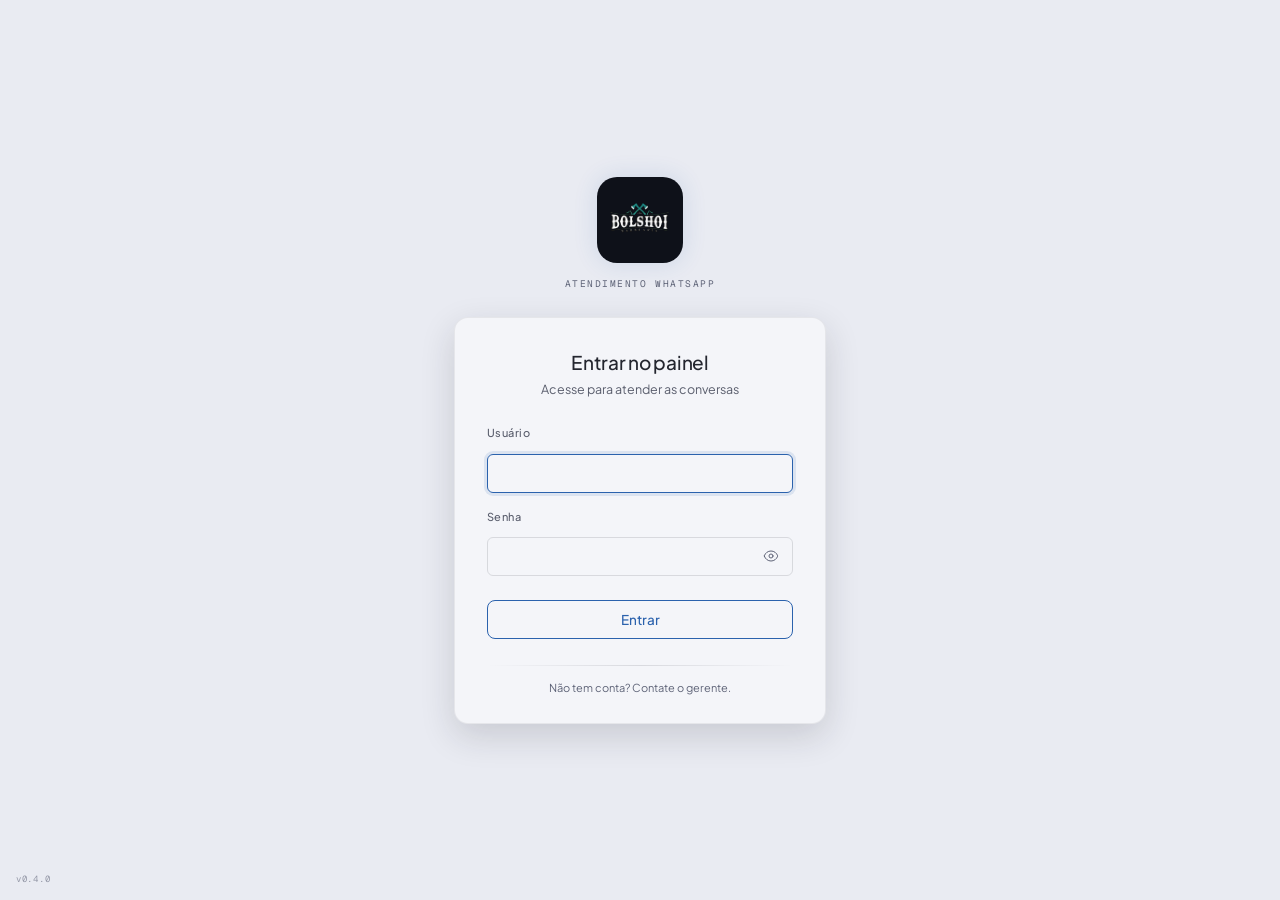
<file: static/admin/index.html>
<!DOCTYPE html>
<html lang="pt-BR">
<head>
  <meta charset="UTF-8">
  <meta name="viewport" content="width=device-width, initial-scale=1">
  <title>Bolshoi — Atendimento</title>
  <link rel="stylesheet" href="/static/admin/css/util.css">
  <link rel="stylesheet" href="/static/admin/css/theme.css">
  <link rel="preconnect" href="https://fonts.googleapis.com">
  <link rel="preconnect" href="https://fonts.gstatic.com" crossorigin>
  <link href="https://fonts.googleapis.com/css2?family=Plus+Jakarta+Sans:ital,wght@0,400;0,500;0,600;0,700;1,400&family=Geist+Mono:wght@400;500;600&display=swap" rel="stylesheet">
  <script>
    // Aplica tema antes do render para evitar flash
    (function() {
      const t = localStorage.getItem('theme') || (window.matchMedia('(prefers-color-scheme: light)').matches ? 'light' : 'dark');
      document.documentElement.setAttribute('data-theme', t);
    })();
  </script>
  <style>
    /* ============================================================
       Painel Bolshoi — estilos da página (design: handoff Claude
       Design "Painel Bolshoi" + Nocturne, correções AA).
       Tokens/aliases/base vivem em css/theme.css.
       ============================================================ */

    /* ---------- shell ---------- */
    #chat-panel {
      background-image: radial-gradient(color-mix(in srgb, var(--txt-1) 4.5%, transparent) 1px, transparent 1px);
      background-size: 22px 22px;
    }

    /* ============================================================
       SIDEBAR — lista de conversas
       ============================================================ */
    #conv-panel-header { flex-shrink: 0; }
    #conv-panel-header h2 { letter-spacing: -0.01em; }
    .sidebar-op-label {
      font-family: var(--font-mono);
      font-size: 10px;
      color: var(--txt-3);
      letter-spacing: 0.06em;
      text-transform: uppercase;
      white-space: nowrap;
      overflow: hidden;
      text-overflow: ellipsis;
      max-width: 150px;
    }

    /* busca */
    .search-wrapper:focus-within {
      border-color: var(--color-accent) !important;
      box-shadow: 0 0 0 3px color-mix(in srgb, var(--color-accent) 10%, transparent);
    }

    /* métricas inline */
    #metric-cards {
      display: flex;
      align-items: center;
      gap: 2px;
      padding: 2px 14px 8px;
      font-size: 11px;
      color: var(--txt-2);
      white-space: nowrap;
      overflow: hidden;
    }
    .metric-card {
      display: inline-flex;
      align-items: center;
      gap: 4px;
      padding: 2px 3px;
      border-radius: 6px;
      cursor: pointer;
      transition: background 0.15s;
      white-space: nowrap;
      flex-shrink: 0;
    }
    .metric-card:hover { background: var(--app-card); }
    .metric-card .metric-icon { display: none; }
    .metric-card::before {
      content: '';
      width: 6px; height: 6px;
      border-radius: 50%;
      flex-shrink: 0;
    }
    #metric-aguardando::before { background: var(--err); }
    #metric-atendendo::before { background: var(--color-accent); }
    #metric-bot::before { background: var(--ok); }
    .metric-value {
      font-family: var(--font-mono);
      font-weight: 600;
      font-size: 11.5px;
      color: var(--txt-1);
      font-variant-numeric: tabular-nums;
    }
    .metric-label { font-size: 11px; color: var(--txt-2); }
    .metric-card.is-zero .metric-value, .metric-card.is-zero .metric-label { color: var(--txt-3); }
    .metric-divider { color: var(--txt-3); margin: 0 2px; user-select: none; }

    /* tabs de filtro */
    #filter-tabs {
      display: flex;
      gap: 2px;
      padding: 0 10px;
      border-bottom: 1px solid var(--app-border-soft);
      background: transparent;
    }
    .filter-tab {
      position: relative;
      padding: 8px 10px 10px;
      background: none;
      border: none;
      font-size: 12.5px;
      font-weight: 500;
      color: var(--txt-3);
      display: flex;
      align-items: center;
      gap: 5px;
      transition: color 0.18s;
    }
    .filter-tab:hover { color: var(--txt-1); }
    .filter-tab.active-tab { color: var(--txt-1); }
    .filter-tab::after {
      content: '';
      position: absolute;
      left: 8px; right: 8px; bottom: 0;
      height: 2px;
      border-radius: 2px;
      background: var(--color-accent);
      box-shadow: 0 0 8px color-mix(in srgb, var(--color-accent) 55%, transparent);
      transform: scaleX(0);
      transition: transform 0.3s var(--ease-spring);
    }
    .filter-tab.active-tab::after { transform: scaleX(1); }
    #badge-aguardando, #badge-meus, #badge-bot {
      font-family: var(--font-mono);
      font-size: 10px;
      font-weight: 600;
      min-width: 15px;
      padding: 1px 4px;
      border-radius: 7px;
      background: color-mix(in srgb, var(--color-accent) 14%, transparent);
      color: var(--color-accent);
      text-align: center;
    }
    #badge-aguardando {
      background: color-mix(in srgb, var(--err) 16%, transparent);
      color: var(--danger-text);
    }

    /* indicador de conexão nas tabs (dots) — só aparece quando algo está errado;
       o estado saudável já é comunicado pelo rodapé e pelo dot do avatar */
    #conn-status { display: flex; align-items: center; gap: 3px; }
    #conn-status[data-state="connected"] { display: none; }
    #conn-status .conn-dot {
      width: 4px; height: 4px;
      border-radius: 50%;
      background: var(--ok);
      transition: background 0.3s;
    }
    #conn-status[data-state="reconnecting"] .conn-dot { background: var(--warn); animation: glowPulse 1s ease-in-out infinite; }
    #conn-status[data-state="reconnecting"] .conn-dot:nth-child(2) { animation-delay: 0.15s; }
    #conn-status[data-state="reconnecting"] .conn-dot:nth-child(3) { animation-delay: 0.3s; }
    #conn-status[data-state="offline"] .conn-dot { background: var(--err); }
    #conn-status-label-new {
      font-size: 10px;
      color: var(--txt-3);
      margin-left: 3px;
    }

    /* views + status filter rows */
    #views-row, #status-filter-row {
      border-bottom: 1px solid var(--app-border-soft) !important;
      background: transparent !important;
      flex-wrap: nowrap;
      overflow-x: auto;
      scrollbar-width: none;
    }
    #views-row::-webkit-scrollbar, #status-filter-row::-webkit-scrollbar { display: none; }
    #status-filter-row .status-filter { white-space: nowrap; flex-shrink: 0; padding-left: 7px; padding-right: 7px; }
    .status-filter {
      border: none;
      background: none;
      border-radius: 6px;
      font-weight: 500;
      transition: color 0.15s, background 0.15s;
    }
    .status-filter:hover { color: var(--txt-1) !important; }
    .status-filter.active-status {
      color: var(--color-accent) !important;
      background: color-mix(in srgb, var(--color-accent) 13%, transparent) !important;
    }
    .view-chip {
      display: inline-flex;
      align-items: center;
      gap: 4px;
      font-size: 11px;
      font-weight: 500;
      padding: 2px 9px;
      border-radius: 99px;
      border: 1px solid var(--app-border);
      color: var(--txt-2);
      background: transparent;
      cursor: pointer;
      white-space: nowrap;
      transition: color 0.15s, border-color 0.15s, background 0.15s;
    }
    .view-chip:hover { color: var(--color-accent); border-color: var(--color-accent); }
    .view-chip.active {
      color: var(--color-accent);
      border-color: var(--color-accent);
      background: color-mix(in srgb, var(--color-accent) 10%, transparent);
    }
    .chip-remove { opacity: 0.6; }
    .chip-remove:hover { opacity: 1; }

    /* bulk bar — superfície elevada, ações em contorno (sem flood) */
    #bulk-bar {
      background: var(--app-card) !important;
      color: var(--txt-1) !important;
      border-bottom: 1px solid var(--app-border);
      box-shadow: inset 0 1px 0 color-mix(in srgb, var(--color-accent) 35%, transparent);
    }
    #bulk-bar > span#bulk-count { color: var(--color-accent); font-family: var(--font-mono); font-size: 11px; }
    #bulk-bar button { color: var(--txt-2); border-radius: 7px; }
    #bulk-bar button:hover { background: var(--app-card-hover) !important; color: var(--txt-1); }
    #bulk-atribuir-btn, #bulk-label-btn {
      background: transparent !important;
      border: 1px solid var(--app-border) !important;
      color: var(--txt-2) !important;
    }
    #bulk-atribuir-btn:hover, #bulk-label-btn:hover { color: var(--color-accent) !important; border-color: var(--color-accent) !important; }

    /* ---------- lista de conversas ---------- */
    #conv-list { padding: 6px 8px; }
    .conv-card {
      display: flex;
      gap: 10px;
      padding: 10px;
      margin-bottom: 2px;
      border-radius: 10px;
      cursor: pointer;
      position: relative;
      background: transparent;
      transition: background 0.15s, transform 0.18s var(--ease-out);
    }
    .conv-card:hover { background: var(--app-card-hover); transform: translateX(3px); }
    .conv-card.active-conv { background: color-mix(in srgb, var(--color-accent) 10%, transparent); }
    .conv-card.bulk-selected { background: color-mix(in srgb, var(--color-accent) 8%, transparent); }
    .conv-card-enter { animation: fadeUp calc(0.18s * var(--spd)) var(--ease-out) both; }
    .conv-card .avatar { user-select: none; }
    .conv-card .conv-name { font-weight: 500; }
    .conv-card.unread .conv-name { font-weight: 600; }
    .conv-preview { color: var(--txt-3); }
    .conv-card.unread .conv-preview { color: var(--txt-1); }
    .preview-updating { animation: flashBg 1.2s ease-out; border-radius: 6px; }

    .avatar-status-badge {
      position: absolute;
      bottom: -1px; right: -1px;
      width: 11px; height: 11px;
      border-radius: 50%;
      border: 2px solid var(--app-panel);
      background: var(--txt-3);
    }
    .avatar-status-badge.aguardando { background: var(--err); }
    .avatar-status-badge.humano { background: var(--color-accent); }
    .avatar-status-badge.outro { background: var(--warn); }
    .avatar-status-badge.bot { background: var(--ok); }
    .avatar-status-badge.encerrado { background: var(--txt-3); }

    .unread-dot {
      width: 8px; height: 8px;
      border-radius: 50%;
      background: var(--color-accent);
      opacity: 0;
      transition: opacity 0.2s;
    }
    .conv-card.unread .unread-dot { opacity: 1; animation: pillIn 0.38s var(--ease-spring); }

    .waiting-badge {
      display: inline-flex;
      align-items: center;
      gap: 5px;
      font-size: 10.5px;
      font-weight: 600;
      color: var(--warning-text-strong);
      background: color-mix(in srgb, var(--warn) 11%, transparent);
      padding: 3px 9px;
      border-radius: 6px;
      animation: pillIn 0.38s var(--ease-spring) both;
    }
    .waiting-badge::before {
      content: '';
      width: 10px; height: 10px;
      flex-shrink: 0;
      background: currentColor;
      -webkit-mask: url("data:image/svg+xml,%3Csvg xmlns='http://www.w3.org/2000/svg' viewBox='0 0 16 16' fill='none' stroke='black' stroke-width='1.8' stroke-linecap='round'%3E%3Ccircle cx='8' cy='8' r='6'/%3E%3Cpath d='M8 5v3l2 1'/%3E%3C/svg%3E") center / contain no-repeat;
      mask: url("data:image/svg+xml,%3Csvg xmlns='http://www.w3.org/2000/svg' viewBox='0 0 16 16' fill='none' stroke='black' stroke-width='1.8' stroke-linecap='round'%3E%3Ccircle cx='8' cy='8' r='6'/%3E%3Cpath d='M8 5v3l2 1'/%3E%3C/svg%3E") center / contain no-repeat;
    }

    /* skeleton da lista */
    .skeleton-container { display: flex; flex-direction: column; gap: 6px; padding: 4px; }
    .skeleton-card { display: flex; gap: 10px; padding: 10px 8px; align-items: center; }
    .skeleton-avatar-el { width: 40px; height: 40px; border-radius: 50%; flex-shrink: 0; }
    .skeleton-content-el { flex: 1; display: flex; flex-direction: column; gap: 7px; }
    .skeleton-line-el { height: 9px; border-radius: 5px; }

    /* rodapé sidebar */
    #sidebar-footer { font-size: 11px; color: var(--txt-2); }
    #conn-status-dot { transition: background 0.3s; }
    #conn-status-dot.connected { background: var(--ok) !important; animation: glowPulse 3s ease-in-out infinite; }
    #conn-status-dot.connecting { background: var(--warn) !important; }
    #conn-status-dot.failed { background: var(--err) !important; }
    .sse-mono-tag {
      font-family: var(--font-mono);
      font-size: 9.5px;
      color: var(--txt-3);
      letter-spacing: 0.05em;
    }

    /* botões de navegação legados da sidebar (se restarem) */
    .sidebar-nav-btn {
      display: inline-flex;
      align-items: center;
      justify-content: center;
      width: 34px; height: 34px;
      border-radius: 9px;
      border: none;
      background: transparent;
      color: var(--txt-3);
      transition: background 0.15s, color 0.15s;
      position: relative;
    }
    .sidebar-nav-btn:hover { background: color-mix(in srgb, var(--color-accent) 10%, transparent); color: var(--color-accent); }

    /* ============================================================
       CHAT
       ============================================================ */
    .empty-state {
      display: flex;
      flex-direction: column;
      align-items: center;
      justify-content: center;
      gap: 6px;
      color: var(--txt-3);
      text-align: center;
      padding: 20px;
    }
    .empty-state-icon {
      width: 84px; height: 84px;
      padding: 20px;
      box-sizing: border-box;
      border-radius: 24px;
      background: var(--app-panel);
      border: 1px solid var(--app-border-soft);
      color: var(--color-accent);
      margin-bottom: 12px;
      box-shadow: var(--shadow-md);
      animation: floaty 4.5s ease-in-out infinite;
    }
    .empty-state-title {
      font-size: 15px;
      font-weight: 500;
      color: var(--txt-1);
      animation: fadeUp calc(0.5s * var(--spd)) var(--ease-out) 0.1s both;
    }
    .empty-state-subtitle {
      font-size: 12.5px;
      animation: fadeUp calc(0.5s * var(--spd)) var(--ease-out) 0.18s both;
    }
    .empty-state-link { color: var(--color-accent); cursor: pointer; }
    /* dentro da lista de conversas o empty state é mais discreto */
    #conv-list .empty-state { padding: 32px 16px; }
    #conv-list .empty-state-icon { width: 58px; height: 58px; padding: 14px; border-radius: 16px; animation: none; }
    #conv-list .empty-state-title { font-size: 13.5px; }
    #conv-list .empty-state-subtitle { font-size: 12px; }

    /* segundo empty-state (chat-empty-state) — mantido por compat, mesmo visual */
    #chat-empty-state {
      display: none;
      flex-direction: column;
      align-items: center;
      justify-content: center;
      gap: 6px;
      color: var(--txt-3);
      text-align: center;
      flex: 1;
    }
    #chat-empty-state.visible { display: flex; }
    #chat-empty-state svg {
      width: 84px; height: 84px;
      padding: 20px;
      box-sizing: border-box;
      border-radius: 24px;
      background: var(--app-panel);
      border: 1px solid var(--app-border-soft);
      color: var(--color-accent);
      margin-bottom: 12px;
      box-shadow: var(--shadow-md);
      animation: floaty 4.5s ease-in-out infinite;
    }
    #chat-empty-state p { font-size: 15px; font-weight: 500; color: var(--txt-1); margin: 0; }
    #chat-empty-state span { font-size: 12.5px; }

    /* banner JWT */
    #jwt-expiry-banner {
      background: color-mix(in srgb, var(--err) 12%, var(--app-panel)) !important;
      color: var(--danger-text) !important;
      border-bottom: 1px solid color-mix(in srgb, var(--err) 30%, transparent) !important;
    }

    /* ---------- thread header ---------- */
    #thread-header {
      display: grid;
      grid-template-columns: auto auto 1fr auto;
      grid-template-areas:
        "hamburger avatar identity actions"
        "hamburger avatar status actions";
      column-gap: 11px;
      row-gap: 1px;
      align-items: center;
      padding: 10px 16px;
      background: color-mix(in srgb, var(--app-panel) 88%, transparent) !important;
      backdrop-filter: blur(8px);
      -webkit-backdrop-filter: blur(8px);
      border-bottom: 1px solid var(--app-border-soft) !important;
      z-index: 3;
    }
    #thread-header.hidden { display: none; }
    #thread-avatar { grid-area: avatar; }
    #thread-avatar > div, #thread-avatar .avatar {
      width: 38px !important;
      height: 38px !important;
      font-size: 13px !important;
    }
    #thread-identity {
      grid-area: identity;
      display: flex;
      align-items: baseline;
      gap: 8px;
      min-width: 0;
      flex-wrap: wrap;
      row-gap: 0;
    }
    #thread-nome { font-size: 14px; font-weight: 500; letter-spacing: -0.01em; margin: 0; }
    #thread-telefone {
      font-family: var(--font-mono);
      font-size: 10.5px;
      color: var(--txt-3);
      white-space: nowrap;
    }
    #thread-status-row {
      grid-area: status;
      display: flex;
      align-items: center;
      gap: 6px;
      min-width: 0;
    }
    .thread-status-dot {
      width: 7px; height: 7px;
      border-radius: 50%;
      background: var(--color-accent);
      flex-shrink: 0;
    }
    .thread-status-dot.status-bot { background: var(--ok); }
    .thread-status-dot.status-aguardando { background: var(--err); animation: pulseRing 2.2s cubic-bezier(0.4,0,0.6,1) infinite; }
    .thread-status-label { font-size: 11.5px; font-weight: 500; color: var(--txt-2); }
    .thread-status-label.status-bot { color: var(--ok); }
    .thread-status-label.status-aguardando { color: var(--danger-text); }
    .thread-status-label.status-humano { color: var(--color-accent-300); }
    [data-theme="light"] .thread-status-label.status-humano { color: var(--color-accent); }
    .thread-status-time { font-family: var(--font-mono); font-size: 10px; color: var(--txt-3); }
    #thread-actions-group {
      grid-area: actions;
      display: flex;
      align-items: center;
      gap: 6px;
    }
    #thread-tag-badge { flex-shrink: 0; }

    /* hamburger (mobile) */
    .hamburger-btn {
      display: none;
      grid-area: hamburger;
      width: 38px; height: 38px;
      border: none;
      background: transparent;
      border-radius: 9px;
      flex-direction: column;
      align-items: center;
      justify-content: center;
      gap: 4px;
    }
    .hamburger-btn:hover { background: var(--app-card); }
    .hamburger-line {
      width: 16px; height: 2px;
      border-radius: 2px;
      background: var(--txt-2);
      transition: transform 0.2s, opacity 0.2s;
    }

    /* ---------- mensagens ---------- */
    #messages-area { padding: 18px 22px; }

    /* separador de data: o elemento (app.js separadorData) traz o pill e as
       linhas laterais inline — aqui só o respiro vertical */
    .separador-data { margin: 6px 0 2px; }

    .msg-system-pill {
      align-self: center;
      display: flex;
      align-items: center;
      gap: 6px;
      font-size: 11px;
      color: var(--txt-2);
      background: color-mix(in srgb, var(--app-card) 80%, transparent);
      border: 1px solid var(--app-border-soft);
      padding: 4px 12px;
      border-radius: 99px;
      margin: 4px 0;
      animation: pillIn calc(0.38s * var(--spd)) var(--ease-spring) both;
      max-width: 80%;
      text-align: center;
    }
    .msg-system-pill::before {
      content: '';
      width: 5px; height: 5px;
      border-radius: 50%;
      background: var(--color-accent);
      flex-shrink: 0;
    }
    .msg-system-pill.system-warning::before, .msg-system-pill.evento-warning::before { background: var(--warn); }
    .msg-system-pill.system-danger::before, .msg-system-pill.evento-danger::before { background: var(--err); }
    .msg-system-pill.system-success::before, .msg-system-pill.evento-success::before { background: var(--ok); }

    .row-left { align-self: flex-start; max-width: 62%; animation: rowInL calc(0.46s * var(--spd)) var(--ease-spring) both; }
    .row-right { align-self: flex-end; max-width: 62%; animation: rowInR calc(0.46s * var(--spd)) var(--ease-spring) both; }

    .bolha-base {
      padding: 8px 12px 6px;
      box-shadow: var(--shadow-sm);
      border: 1px solid var(--app-border-soft);
    }
    .bolha-incoming {
      background: var(--bubble-in);
      border-radius: 4px 14px 14px 14px;
    }
    .bolha-outgoing-bot {
      background: var(--bubble-bot);
      border-color: color-mix(in srgb, var(--ok) 14%, transparent);
      border-radius: 14px 4px 14px 14px;
    }
    .bolha-outgoing-humano {
      background: var(--bubble-op);
      border-color: color-mix(in srgb, var(--color-accent) 22%, transparent);
      border-radius: 14px 4px 14px 14px;
    }
    .bolha-falha {
      border-color: color-mix(in srgb, var(--err) 45%, transparent);
      background: color-mix(in srgb, var(--err) 8%, var(--app-card));
    }
    .bolha-label {
      display: flex;
      align-items: center;
      gap: 4px;
      font-size: 10px;
      font-weight: 600;
      letter-spacing: 0.03em;
      color: var(--warning-text-strong);
      margin-bottom: 3px;
    }
    .bolha-label.bolha-author-bot { color: var(--ok); }
    .bolha-label.bolha-author-human { color: var(--color-accent-300); }
    [data-theme="light"] .bolha-label.bolha-author-human { color: var(--color-accent); }
    .bolha-text {
      margin: 0;
      font-size: 13px;
      line-height: 1.5;
      color: var(--txt-1);
      white-space: pre-wrap;
      word-break: break-word;
    }
    .bolha-meta-row {
      display: flex;
      justify-content: flex-end;
      align-items: center;
      gap: 4px;
      margin-top: 3px;
    }
    .bolha-ts, .bolha-timestamp {
      font-family: var(--font-mono);
      font-size: 10px;
      color: var(--txt-3);
      font-variant-numeric: tabular-nums;
    }
    .bolha-tick { display: inline-flex; color: var(--txt-3); transition: color 0.4s; }
    .bolha-tick svg { display: block; }
    .tick-sending { color: var(--txt-3); }
    .tick-delivered { color: var(--txt-3); }
    .tick-read { color: var(--tick-read); }
    .tick-fail { color: var(--err); }
    .tick-animate { animation: pillIn 0.3s var(--ease-spring); }
    .retry-btn {
      display: inline-flex;
      align-items: center;
      gap: 4px;
      margin-top: 4px;
      font-size: 10.5px;
      font-weight: 600;
      color: var(--danger-text);
      background: transparent;
      border: 1px solid color-mix(in srgb, var(--err) 45%, transparent);
      border-radius: 6px;
      padding: 3px 9px;
      transition: background 0.15s;
    }
    .retry-btn:hover { background: color-mix(in srgb, var(--err) 12%, transparent); }

    /* mídia */
    .bolha-media-chip {
      display: flex;
      align-items: center;
      gap: 8px;
      padding: 6px 8px;
      border-radius: 8px;
      background: color-mix(in srgb, var(--txt-1) 5%, transparent);
    }
    .bolha-media-icon { font-size: 16px; }
    .bolha-media-info { display: flex; flex-direction: column; min-width: 0; }
    .bolha-media-label { font-size: 10px; font-weight: 600; letter-spacing: 0.04em; text-transform: uppercase; color: var(--txt-2); }
    .bolha-media-filename { font-size: 12px; color: var(--txt-1); overflow: hidden; text-overflow: ellipsis; white-space: nowrap; }
    .bolha-media-caption { margin-top: 4px; }

    /* typing indicator */
    #typing-indicator {
      display: none;
      align-self: flex-start;
      background: var(--bubble-in);
      border: 1px solid var(--app-border-soft);
      border-radius: 4px 14px 14px 14px;
      padding: 11px 14px;
      gap: 4px;
      align-items: center;
    }
    #typing-indicator.visible { display: flex; animation: rowInL calc(0.3s * var(--spd)) var(--ease-out) both; }
    #typing-indicator .dot {
      width: 6px; height: 6px;
      border-radius: 50%;
      background: var(--txt-2);
      animation: typDot 1.15s ease-in-out infinite;
    }
    #typing-indicator .dot:nth-child(2) { animation-delay: 0.15s; }
    #typing-indicator .dot:nth-child(3) { animation-delay: 0.3s; }

    /* skeleton de mensagens */
    .skeleton-msg { display: flex; }
    .skeleton-msg.row-left, .skeleton-msg.incoming { align-self: flex-start; animation: none; }
    .skeleton-msg.row-right, .skeleton-msg.outgoing { align-self: flex-end; animation: none; }
    .skeleton-msg-bubble { width: 200px; max-width: 48vw; height: 44px; border-radius: 14px; }

    /* botão novas mensagens */
    .btn-novas-msgs {
      position: absolute;
      bottom: 110px;
      left: 50%;
      transform: translateX(-50%);
      z-index: var(--z-sticky);
      display: inline-flex;
      align-items: center;
      gap: 6px;
      padding: 7px 16px;
      border-radius: 99px;
      border: 1px solid var(--color-accent);
      background: color-mix(in srgb, var(--color-accent) 16%, var(--app-panel));
      color: var(--color-accent-100);
      font-size: 12px;
      font-weight: 500;
      box-shadow: var(--shadow-md);
      animation: popIn calc(0.24s * var(--spd)) var(--ease-out) both;
    }
    [data-theme="light"] .btn-novas-msgs { color: var(--color-accent); }
    .btn-novas-msgs:hover { background: color-mix(in srgb, var(--color-accent) 26%, var(--app-panel)); }

    /* ---------- composer ---------- */
    #composer {
      padding: 10px 16px 14px;
      background: color-mix(in srgb, var(--app-panel) 88%, transparent);
      backdrop-filter: blur(8px);
      -webkit-backdrop-filter: blur(8px);
      border-top: 1px solid var(--app-border-soft);
    }
    #composer.hidden { display: none; }
    #composer-banner {
      display: block;
      font-size: 11.5px;
      font-weight: 500;
      color: var(--txt-2) !important;
      text-align: left !important;
      padding: 6px 10px !important;
      margin-bottom: 8px;
      border-radius: 8px;
      background: color-mix(in srgb, var(--warn) 8%, transparent) !important;
      border: 1px solid color-mix(in srgb, var(--warn) 18%, transparent) !important;
      animation: popIn calc(0.24s * var(--spd)) var(--ease-out) both;
    }
    #composer-banner.hidden { display: none; }
    #composer-toolbar { padding-bottom: 6px; }
    #attach-btn, #canned-btn { border-radius: 8px; }
    #attach-btn:hover, #canned-btn:hover {
      color: var(--color-accent) !important;
      background: color-mix(in srgb, var(--color-accent) 10%, transparent) !important;
    }
    #help-toolbar-btn {
      width: 26px; height: 26px;
      border-radius: 50%;
      border: 1px solid var(--app-border);
      background: transparent;
      color: var(--txt-3);
      font-size: 12px;
      font-weight: 600;
      display: inline-flex;
      align-items: center;
      justify-content: center;
      transition: color 0.15s, border-color 0.15s;
    }
    #help-toolbar-btn:hover { color: var(--color-accent); border-color: var(--color-accent); }
    #msg-input {
      background: var(--app-card) !important;
      border: 1px solid var(--app-border-soft) !important;
      border-radius: 12px !important;
      caret-color: var(--color-accent);
      transition: border-color 0.15s, box-shadow 0.15s, opacity 0.2s;
    }
    #msg-input:focus {
      border-color: var(--color-accent) !important;
      box-shadow: 0 0 0 3px color-mix(in srgb, var(--color-accent) 12%, transparent);
    }
    #msg-input:disabled { opacity: 0.45; }
    #char-counter {
      font-family: var(--font-mono);
      font-size: 9.5px;
      color: var(--txt-3);
      align-self: flex-end;
      padding-bottom: 12px;
      font-variant-numeric: tabular-nums;
    }
    #char-counter.limite { color: var(--warn); font-weight: 600; }
    #send-btn {
      width: 38px !important;
      height: 38px !important;
      border-radius: 50% !important;
      border: 1px solid var(--color-accent) !important;
      background: color-mix(in srgb, var(--color-accent) 14%, transparent) !important;
      color: var(--color-accent) !important;
      transition: transform 0.22s var(--ease-spring), background 0.15s, box-shadow 0.2s, opacity 0.2s;
    }
    #send-btn:hover:not(:disabled) {
      transform: translateY(-2px) scale(1.06);
      background: color-mix(in srgb, var(--color-accent) 24%, transparent) !important;
      box-shadow: 0 4px 18px color-mix(in srgb, var(--color-accent) 35%, transparent);
    }
    #send-btn:active:not(:disabled) { transform: scale(0.88); }
    #send-btn:disabled { opacity: 0.4; }

    /* attach preview */
    #attach-preview-area { display: none; background: transparent !important; }
    #attach-preview-area:not(:empty) { display: flex; }
    .attach-preview-chip {
      display: inline-flex;
      align-items: center;
      gap: 8px;
      padding: 6px 10px;
      border-radius: 9px;
      background: var(--app-card);
      border: 1px solid var(--app-border);
      font-size: 12px;
      color: var(--txt-1);
      animation: popIn calc(0.24s * var(--spd)) var(--ease-out) both;
    }
    .attach-preview-img {
      width: 36px; height: 36px;
      border-radius: 6px;
      object-fit: cover;
    }

    /* ============================================================
       INFO DRAWER
       ============================================================ */
    #info-panel {
      width: 336px !important;
      background: var(--app-panel) !important;
      border-left: 1px solid var(--app-border-soft) !important;
      box-shadow: -12px 0 34px color-mix(in srgb, #000 30%, transparent) !important;
      z-index: var(--z-drawer) !important;
    }
    #info-panel-backdrop {
      position: absolute;
      inset: 0;
      z-index: calc(var(--z-drawer) - 1);
      background: color-mix(in srgb, #000 22%, transparent);
      opacity: 0;
      pointer-events: none;
      transition: opacity 0.25s;
    }
    #info-panel-backdrop.show { opacity: 1; pointer-events: auto; }

    .info-panel-header {
      display: flex;
      flex-direction: column;
      align-items: center;
      padding: 22px 16px 18px;
      border-bottom: 1px solid var(--app-border-soft);
    }
    .info-avatar-wrapper { margin-bottom: 10px; }
    #info-avatar {
      width: 64px; height: 64px;
      border-radius: 50%;
      color: #fff;
      font-size: 22px;
      font-weight: 600;
      display: flex;
      align-items: center;
      justify-content: center;
      box-shadow: 0 0 0 4px color-mix(in srgb, var(--color-accent) 12%, transparent);
      background: var(--app-card);
      overflow: hidden;
    }
    #info-avatar img { width: 100%; height: 100%; object-fit: cover; border-radius: 50%; }
    .info-nome { margin: 0 0 2px; font-size: 15px; font-weight: 500; }
    .info-telefone { font-family: var(--font-mono); font-size: 11px; color: var(--txt-3); }
    .info-actions-row { display: flex; gap: 6px; margin-top: 12px; }
    .info-action-btn {
      width: 32px; height: 32px;
      border-radius: 9px;
      border: 1px solid var(--app-border);
      background: transparent;
      color: var(--txt-2);
      display: inline-flex;
      align-items: center;
      justify-content: center;
      transition: color 0.15s, border-color 0.15s, background 0.15s;
    }
    .info-action-btn:hover { color: var(--color-accent); border-color: var(--color-accent); background: color-mix(in srgb, var(--color-accent) 8%, transparent); }

    .info-section { padding: 14px 16px; border-bottom: 1px solid var(--app-border-soft); }
    .info-section-header {
      display: flex;
      align-items: center;
      justify-content: space-between;
      cursor: pointer;
      user-select: none;
    }
    .info-section-title {
      font-size: 10px;
      font-weight: 600;
      letter-spacing: 0.08em;
      text-transform: uppercase;
      color: var(--txt-3);
    }
    .info-section-chevron {
      width: 14px; height: 14px;
      color: var(--txt-3);
      transition: transform 0.2s;
    }
    .info-section.collapsed .info-section-chevron { transform: rotate(-90deg); }
    .info-section-body { margin-top: 10px; }
    .info-section.collapsed .info-section-body { display: none; }

    .stats-grid { display: grid; grid-template-columns: 1fr 1fr; gap: 8px; }
    .stat-card {
      background: var(--app-card);
      border: 1px solid var(--app-border-soft);
      border-radius: 9px;
      padding: 10px 12px;
    }
    .stat-value {
      font-family: var(--font-mono);
      font-size: 17px;
      font-weight: 600;
      color: var(--txt-1);
      font-variant-numeric: tabular-nums;
    }
    .stat-label { font-size: 10.5px; color: var(--txt-3); margin-top: 1px; }

    .tag-add-btn {
      font-size: 10.5px;
      font-weight: 500;
      padding: 3px 10px;
      border-radius: 6px;
      border: 1px dashed var(--app-border);
      background: transparent;
      color: var(--txt-3);
      transition: color 0.15s, border-color 0.15s;
    }
    .tag-add-btn:hover { color: var(--color-accent); border-color: var(--color-accent); }

    .info-sobre-texto { font-size: 12px; color: var(--txt-2); margin: 0 0 8px; }
    .info-editar-btn {
      display: inline-flex;
      align-items: center;
      gap: 5px;
      font-size: 11px;
      font-weight: 500;
      padding: 4px 10px;
      border-radius: 7px;
      border: 1px solid var(--app-border);
      background: transparent;
      color: var(--txt-2);
    }

    /* notas */
    .nota-card {
      background: var(--app-card);
      border: 1px solid var(--app-border-soft);
      border-radius: 9px;
      padding: 9px 11px;
      animation: popIn calc(0.24s * var(--spd)) var(--ease-out) both;
    }
    .nota-card-header { display: flex; align-items: center; justify-content: space-between; gap: 6px; }
    .nota-card-autor { font-size: 10.5px; font-weight: 600; color: var(--txt-2); }
    .nota-card-body { margin: 4px 0 5px; font-size: 12px; line-height: 1.45; color: var(--txt-1); white-space: pre-wrap; word-break: break-word; }
    .nota-card-timestamp { font-family: var(--font-mono); font-size: 9.5px; color: var(--txt-3); }
    .nota-edit-btn, .nota-del-btn {
      width: 22px; height: 22px;
      border-radius: 6px;
      border: none;
      background: transparent;
      color: var(--txt-3);
      display: inline-flex;
      align-items: center;
      justify-content: center;
      transition: color 0.15s, background 0.15s;
    }
    .nota-edit-btn:hover { color: var(--color-accent); background: color-mix(in srgb, var(--color-accent) 10%, transparent); }
    .nota-del-btn:hover { color: var(--err); background: color-mix(in srgb, var(--err) 10%, transparent); }
    .nota-add-fab {
      display: inline-flex;
      align-items: center;
      gap: 6px;
      padding: 6px 13px;
      border-radius: 8px;
      border: 1px solid var(--color-accent);
      background: transparent;
      color: var(--color-accent);
      font-size: 11.5px;
      font-weight: 500;
      transition: background 0.15s, transform 0.15s;
    }
    .nota-add-fab:hover { background: color-mix(in srgb, var(--color-accent) 12%, transparent); }
    .nota-add-fab:active { transform: scale(0.96); }
    #note-input {
      background: var(--app-card) !important;
      border: 1px solid var(--app-border-soft) !important;
      border-radius: 9px !important;
      caret-color: var(--color-accent);
      transition: border-color 0.15s;
    }
    #note-input:focus { border-color: var(--color-accent) !important; }

    #btn-lgpd-apagar {
      background: color-mix(in srgb, var(--err) 10%, transparent) !important;
      color: var(--danger-text) !important;
      border: 1px solid color-mix(in srgb, var(--err) 45%, transparent) !important;
    }
    #btn-lgpd-apagar:hover { background: color-mix(in srgb, var(--err) 18%, transparent) !important; }

    /* ============================================================
       POPOVERS / DROPDOWNS / MODAIS
       ============================================================ */
    #status-popover, #tag-popover, #transferir-popover,
    #bulk-atribuir-dropdown, #bulk-label-dropdown,
    #mentions-popover, #mention-autocomplete, #canned-popover, #label-picker {
      background: var(--app-card) !important;
      border: 1px solid var(--app-border) !important;
      border-radius: 10px !important;
      box-shadow: var(--shadow-lg) !important;
      animation: popIn calc(0.18s * var(--spd)) var(--ease-out) both;
      z-index: var(--z-dropdown);
    }
    #mentions-popover, #mention-autocomplete, #canned-popover { z-index: var(--z-modal); }
    .status-option:hover, .tag-option:hover, .transferir-opt:hover,
    .mention-opt:hover, .mention-item:hover, .canned-item:hover { background: var(--app-card-hover) !important; }
    .cmd-active { background: color-mix(in srgb, var(--color-accent) 12%, transparent) !important; }

    .canned-item { cursor: pointer; }
    .canned-item .font-mono { color: var(--color-accent); }

    .mention-item { border-bottom: 1px solid var(--app-border-soft); }
    .mention-item:last-child { border-bottom: none; }

    .presence-dot {
      display: inline-block;
      width: 7px; height: 7px;
      border-radius: 50%;
      background: var(--txt-3);
      flex-shrink: 0;
    }
    .presence-dot.online { background: var(--ok); }
    .presence-dot.away { background: var(--warn); }
    .presence-dot.offline { background: var(--txt-3); }

    /* modais */
    #modal-shortcuts, #modal-snooze, #modal-confirm, #modal-input-text, #cmd-palette {
      z-index: var(--z-modal);
      background: color-mix(in srgb, #000 62%, transparent) !important;
      backdrop-filter: blur(4px);
      -webkit-backdrop-filter: blur(4px);
    }
    .modal-anim { animation: popIn calc(0.22s * var(--spd)) var(--ease-out) both; }
    .snooze-preset:hover {
      border-color: var(--color-accent) !important;
      color: var(--color-accent) !important;
    }

    /* command palette */
    #cmd-palette-box { animation: popIn calc(0.22s * var(--spd)) var(--ease-out) both; }
    .cmd-section-header {
      padding: 6px 14px 4px;
      font-size: 10px;
      font-weight: 600;
      letter-spacing: 0.08em;
      text-transform: uppercase;
      color: var(--txt-3);
    }
    .cmd-item {
      display: flex;
      align-items: center;
      gap: 10px;
      width: 100%;
      padding: 8px 14px;
      background: none;
      border: none;
      font-size: 13px;
      color: var(--txt-1);
      text-align: left;
      cursor: pointer;
    }
    .cmd-item:hover { background: var(--app-card-hover); }
    .cmd-item-icon { color: var(--txt-3); display: inline-flex; flex-shrink: 0; }
    .cmd-item-label { flex: 1; min-width: 0; overflow: hidden; text-overflow: ellipsis; white-space: nowrap; }
    .cmd-item-shortcut {
      font-family: var(--font-mono);
      font-size: 10px;
      color: var(--txt-3);
      background: var(--app-bg);
      border: 1px solid var(--app-border-soft);
      border-radius: 5px;
      padding: 1px 6px;
    }

    /* undo toast */
    .undo-toast {
      position: fixed;
      bottom: 18px;
      left: 50%;
      transform: translateX(-50%);
      z-index: var(--z-toast);
      display: flex;
      align-items: center;
      gap: 10px;
      min-width: 260px;
      max-width: 380px;
      padding: 10px 14px;
      border-radius: 10px;
      background: var(--app-card);
      border: 1px solid var(--app-border);
      box-shadow: var(--shadow-lg);
      font-size: 12.5px;
      color: var(--txt-1);
      overflow: hidden;
      animation: fadeUp calc(0.3s * var(--spd)) var(--ease-out) both;
    }
    .undo-toast-success-icon { color: var(--ok); display: inline-flex; flex-shrink: 0; }
    .undo-toast-action {
      border: 1px solid var(--color-accent);
      background: transparent;
      color: var(--color-accent);
      font-size: 11.5px;
      font-weight: 600;
      padding: 4px 12px;
      border-radius: 7px;
      flex-shrink: 0;
      transition: background 0.15s;
    }
    .undo-toast-action:hover { background: color-mix(in srgb, var(--color-accent) 12%, transparent); }
    @keyframes undoProgress { from { width: 100%; } to { width: 0%; } }
    .undo-toast-progress {
      position: absolute;
      left: 0; bottom: 0;
      height: 2px;
      background: var(--color-accent);
      animation: undoProgress 5s linear forwards;
    }
    .undo-toast:hover .undo-toast-progress { animation-play-state: paused; }

    /* ============================================================
       RESPONSIVO — sidebar vira drawer < 1024px
       ============================================================ */
    #drawer-backdrop {
      display: none;
      position: fixed;
      inset: 0;
      z-index: calc(var(--z-drawer) - 1);
      background: rgba(0, 0, 0, 0.45);
    }
    @media (max-width: 1024px) {
      body { grid-template-columns: 64px 1fr !important; }
      #conv-panel {
        position: fixed;
        top: 0; bottom: 0; left: 64px;
        width: min(320px, calc(100vw - 64px));
        z-index: var(--z-drawer);
        /* -100% ainda deixaria o drawer sobre o rail (left: 64px) — o offset
           extra garante que ele saia totalmente da tela */
        transform: translateX(calc(-100% - 80px));
        transition: transform 0.28s var(--ease-out);
        box-shadow: var(--shadow-lg);
      }
      #conv-panel.drawer-open { transform: translateX(0); }
      #drawer-backdrop.show { display: block; }
      .hamburger-btn { display: flex; }
      .row-left, .row-right { max-width: 80%; }
      #info-panel { width: min(336px, 92vw) !important; }
    }
    @media (max-width: 640px) {
      body { grid-template-columns: 56px 1fr !important; }
      .rail { width: 56px; }
      #conv-panel { left: 56px; width: calc(100vw - 56px); }
      #messages-area { padding: 12px 10px; }
      #thread-actions-group .btn span.btn-label-text { display: none; }
    }

  </style>
</head>
<body id="app-body" style="display:grid; grid-template-columns: 64px 320px 1fr; height:100vh; overflow:hidden; background: var(--bg-base); color: var(--text-primary);">

  <!-- TOAST CONTAINER (fixo, canto inferior direito) -->
  <div id="toast-container" aria-live="polite" role="region" class="fixed bottom-4 right-4 z-50 flex flex-col gap-2 pointer-events-none"></div>

  <!-- Mentions popover (floating, posicionado via JS) -->
  <div id="mentions-popover" class="hidden fixed z-50 rounded-lg shadow-xl w-80 max-h-96 overflow-y-auto custom-scrollbar" style="background: var(--bg-card); border: 1px solid var(--border); bottom: 14px; left: 72px;">
    <div class="px-3 py-2 text-xs font-semibold border-b" style="color: var(--text-primary); border-color: var(--border);">Menções</div>
    <div id="mentions-list"></div>
  </div>

  <!-- Mention autocomplete popover (floating, posicionado via JS sob a textarea de notas) -->
  <div id="mention-autocomplete" class="hidden fixed z-50 rounded-lg shadow-xl max-h-48 overflow-y-auto custom-scrollbar" style="background: var(--bg-card); border: 1px solid var(--border); min-width: 180px;"></div>

  <!-- Modal de atalhos de teclado — FEATURE 1: ONBOARD (spec 2026-05-28) -->
  <div id="modal-shortcuts" class="hidden fixed inset-0 z-50 flex items-center justify-center" role="dialog" aria-modal="true" aria-labelledby="modal-shortcuts-title" style="background: rgba(0,0,0,0.72); backdrop-filter: blur(4px); -webkit-backdrop-filter: blur(4px);">
    <div class="w-full rounded-xl" style="max-width: 600px; background: var(--bg-card); border: 1px solid var(--border); max-height: 90vh; overflow-y: auto; box-shadow: var(--shadow-lg);">
      <div class="flex items-center justify-between px-6 pt-5 pb-4" style="border-bottom: 1px solid var(--border);">
        <h2 id="modal-shortcuts-title" style="font-family: var(--font-heading); font-size: var(--text-lg); font-weight: 600; color: var(--text-primary); margin: 0;">Atalhos &amp; Ajuda</h2>
        <button id="close-shortcuts" class="w-10 h-10 flex items-center justify-center rounded-lg transition-colors" style="color: var(--text-secondary); background: transparent; border: none; cursor: pointer;" aria-label="Fechar modal" onmouseenter="this.style.background='var(--bg-card-hover)'" onmouseleave="this.style.background='transparent'">
          <svg width="16" height="16" viewBox="0 0 24 24" fill="none" stroke="currentColor" stroke-width="2" stroke-linecap="round" stroke-linejoin="round" aria-hidden="true"><line x1="18" y1="6" x2="6" y2="18"/><line x1="6" y1="6" x2="18" y2="18"/></svg>
        </button>
      </div>
      <div class="px-6 py-4">
        <!-- Seção: Atalhos de teclado -->
        <p class="mb-3" style="font-size: var(--text-xs); font-weight: 600; text-transform: uppercase; letter-spacing: var(--tracking-wide); color: var(--text-muted);">Atalhos de Teclado</p>
        <div style="display: grid; grid-template-columns: 1fr 1fr; gap: 0;">
          <div class="flex items-center justify-between py-2 pr-4 border-b" style="border-color: var(--border); font-size: var(--text-sm); color: var(--text-primary);"><span>/</span><div class="flex gap-1"><kbd class="px-2 py-0.5 rounded text-xs font-mono" style="background: var(--bg-base); border: 1px solid var(--border-muted);">/</kbd></div></div>
          <div class="flex items-center justify-between py-2 pl-4 border-b" style="border-color: var(--border); font-size: var(--text-sm); color: var(--text-primary);"><span>Abrir cmd palette</span><div class="flex gap-1"><kbd class="px-2 py-0.5 rounded text-xs font-mono" style="background: var(--bg-base); border: 1px solid var(--border-muted);">Ctrl</kbd><kbd class="px-2 py-0.5 rounded text-xs font-mono" style="background: var(--bg-base); border: 1px solid var(--border-muted);">K</kbd></div></div>
          <div class="flex items-center justify-between py-2 pr-4 border-b" style="border-color: var(--border); font-size: var(--text-sm); color: var(--text-primary);"><span>?</span><kbd class="px-2 py-0.5 rounded text-xs font-mono" style="background: var(--bg-base); border: 1px solid var(--border-muted);">?</kbd></div>
          <div class="flex items-center justify-between py-2 pl-4 border-b" style="border-color: var(--border); font-size: var(--text-sm); color: var(--text-primary);"><span>Este modal</span><kbd class="px-2 py-0.5 rounded text-xs font-mono" style="background: var(--bg-base); border: 1px solid var(--border-muted);">?</kbd></div>
          <div class="flex items-center justify-between py-2 pr-4 border-b" style="border-color: var(--border); font-size: var(--text-sm); color: var(--text-primary);"><span>Esc</span><kbd class="px-2 py-0.5 rounded text-xs font-mono" style="background: var(--bg-base); border: 1px solid var(--border-muted);">Esc</kbd></div>
          <div class="flex items-center justify-between py-2 pl-4 border-b" style="border-color: var(--border); font-size: var(--text-sm); color: var(--text-primary);"><span>Fechar modais/popovers</span><span></span></div>
          <div class="flex items-center justify-between py-2 pr-4 border-b" style="border-color: var(--border); font-size: var(--text-sm); color: var(--text-primary);"><span>↑ / ↓</span><div class="flex gap-1"><kbd class="px-2 py-0.5 rounded text-xs font-mono" style="background: var(--bg-base); border: 1px solid var(--border-muted);">k</kbd><kbd class="px-2 py-0.5 rounded text-xs font-mono" style="background: var(--bg-base); border: 1px solid var(--border-muted);">j</kbd></div></div>
          <div class="flex items-center justify-between py-2 pl-4 border-b" style="border-color: var(--border); font-size: var(--text-sm); color: var(--text-primary);"><span>Navegar convs</span><span></span></div>
          <div class="flex items-center justify-between py-2 pr-4 border-b" style="border-color: var(--border); font-size: var(--text-sm); color: var(--text-primary);"><span>Enter</span><kbd class="px-2 py-0.5 rounded text-xs font-mono" style="background: var(--bg-base); border: 1px solid var(--border-muted);">c</kbd></div>
          <div class="flex items-center justify-between py-2 pl-4 border-b" style="border-color: var(--border); font-size: var(--text-sm); color: var(--text-primary);"><span>Focar compositor</span><span></span></div>
          <div class="flex items-center justify-between py-2 pr-4 border-b" style="border-color: var(--border); font-size: var(--text-sm); color: var(--text-primary);"><span>Ctrl+Enter</span><div class="flex gap-1"><kbd class="px-2 py-0.5 rounded text-xs font-mono" style="background: var(--bg-base); border: 1px solid var(--border-muted);">Ctrl</kbd><kbd class="px-2 py-0.5 rounded text-xs font-mono" style="background: var(--bg-base); border: 1px solid var(--border-muted);">↵</kbd></div></div>
          <div class="flex items-center justify-between py-2 pl-4 border-b" style="border-color: var(--border); font-size: var(--text-sm); color: var(--text-primary);"><span>Enviar mensagem</span><span></span></div>
          <div class="flex items-center justify-between py-2 pr-4" style="font-size: var(--text-sm); color: var(--text-primary);"><span>Ctrl+K</span><div class="flex gap-1"><kbd class="px-2 py-0.5 rounded text-xs font-mono" style="background: var(--bg-base); border: 1px solid var(--border-muted);">Ctrl</kbd><kbd class="px-2 py-0.5 rounded text-xs font-mono" style="background: var(--bg-base); border: 1px solid var(--border-muted);">K</kbd></div></div>
          <div class="flex items-center justify-between py-2 pl-4" style="font-size: var(--text-sm); color: var(--text-primary);"><span>Buscar conversa</span><span></span></div>
        </div>

        <!-- Seção: Glossário -->
        <p class="mt-5 mb-3" style="font-size: var(--text-xs); font-weight: 600; text-transform: uppercase; letter-spacing: var(--tracking-wide); color: var(--text-muted);">Glossário</p>
        <div style="display: flex; flex-direction: column; gap: 0;">
          <div class="flex items-start gap-3 py-2 border-b" style="border-color: var(--border);">
            <span style="min-width: 90px; font-size: var(--text-sm); font-weight: 600; color: var(--text-primary);">Bot ativo</span>
            <span style="font-size: var(--text-sm); color: var(--text-secondary);">IA respondendo automaticamente ao cliente</span>
          </div>
          <div class="flex items-start gap-3 py-2 border-b" style="border-color: var(--border);">
            <span style="min-width: 90px; font-size: var(--text-sm); font-weight: 600; color: var(--warning-text-strong);">Aguardando</span>
            <span style="font-size: var(--text-sm); color: var(--text-secondary);">Cliente pediu atendimento humano — ninguém assumiu ainda</span>
          </div>
          <div class="flex items-start gap-3 py-2 border-b" style="border-color: var(--border);">
            <span style="min-width: 90px; font-size: var(--text-sm); font-weight: 600; color: var(--accent);">Assumir</span>
            <span style="font-size: var(--text-sm); color: var(--text-secondary);">Você vira o responsável — bot para de responder</span>
          </div>
          <div class="flex items-start gap-3 py-2 border-b" style="border-color: var(--border);">
            <span style="min-width: 90px; font-size: var(--text-sm); font-weight: 600; color: var(--success-text-strong);">Devolver</span>
            <span style="font-size: var(--text-sm); color: var(--text-secondary);">Retorna o controle da conversa para o bot</span>
          </div>
          <div class="flex items-start gap-3 py-2 border-b" style="border-color: var(--border);">
            <span style="min-width: 90px; font-size: var(--text-sm); font-weight: 600; color: var(--text-primary);">Resolver</span>
            <span style="font-size: var(--text-sm); color: var(--text-secondary);">Marca a conversa como encerrada</span>
          </div>
          <div class="flex items-start gap-3 py-2" style="font-size: var(--text-sm);">
            <span style="min-width: 90px; font-size: var(--text-sm); font-weight: 600; color: var(--text-primary);">Tag / Label</span>
            <span style="font-size: var(--text-sm); color: var(--text-secondary);">Categoriza a conversa para filtros e relatórios</span>
          </div>
        </div>

        <!-- Rodapé -->
        <div class="mt-5 pt-4" style="border-top: 1px solid var(--border); font-size: var(--text-xs); color: var(--text-muted); text-align: center;">
          Dúvidas? Fred · <span style="font-family: var(--font-mono);">(38) 99897-0661</span>
        </div>
      </div>
    </div>
  </div>

  <!-- help-fab e help-hint removidos (TAREFA 2) — botão ? agora inline no composer -->
  <!-- Compatibilidade: IDs mantidos como elementos invisíveis para não quebrar app.js -->
  <h1 class="sr-only">Painel de Atendimento — Barbearia Bolshoi</h1>

  <!-- RAIL: navegação global (64px) -->
  <nav class="rail" aria-label="Navegação principal">
    <div class="rail-logo">
      <img src="/static/admin/img/logo-bolshoi.png" alt="Barbearia Bolshoi">
    </div>
    <button id="rail-chat-btn" class="rail-btn active" aria-current="page" title="Conversas" aria-label="Conversas">
      <svg fill="none" viewBox="0 0 24 24" stroke-width="1.8" stroke="currentColor" aria-hidden="true">
        <path stroke-linecap="round" stroke-linejoin="round" d="M21 15a2 2 0 0 1-2 2H7l-4 4V5a2 2 0 0 1 2-2h14a2 2 0 0 1 2 2z"/>
        <line x1="9" y1="9" x2="15" y2="9"/><line x1="9" y1="13" x2="13" y2="13"/>
      </svg>
    </button>
    <button id="btn-mentions-inbox" class="rail-btn" title="Menções" aria-label="Menções">
      <svg fill="none" viewBox="0 0 24 24" stroke-width="1.8" stroke="currentColor" aria-hidden="true">
        <path stroke-linecap="round" stroke-linejoin="round" d="M14.857 17.082a23.848 23.848 0 0 0 5.454-1.31A8.967 8.967 0 0 1 18 9.75V9A6 6 0 0 0 6 9v.75a8.967 8.967 0 0 1-2.312 6.022c1.733.64 3.56 1.085 5.455 1.31m5.714 0a24.255 24.255 0 0 1-5.714 0m5.714 0a3 3 0 1 1-5.714 0" />
      </svg>
      <span id="mentions-badge" class="rail-badge hidden">0</span>
    </button>
    <a id="rail-sim-btn" class="rail-btn hidden" href="/dev/simulador" target="_blank" rel="noopener" title="Simulador WhatsApp (dev)" aria-label="Simulador WhatsApp (dev)">
      <svg fill="none" viewBox="0 0 24 24" stroke-width="1.8" stroke="currentColor" aria-hidden="true">
        <rect x="4" y="7" width="16" height="12" rx="3"/><path stroke-linecap="round" d="M12 7V4"/>
        <circle cx="9" cy="13" r="1" fill="currentColor" stroke="none"/><circle cx="15" cy="13" r="1" fill="currentColor" stroke="none"/>
      </svg>
    </a>
    <a class="rail-btn" href="/static/admin/settings.html" title="Configurações" aria-label="Configurações">
      <svg fill="none" viewBox="0 0 24 24" stroke-width="1.8" stroke="currentColor" aria-hidden="true">
        <path stroke-linecap="round" stroke-linejoin="round" d="M9.594 3.94c.09-.542.56-.94 1.11-.94h2.593c.55 0 1.02.398 1.11.94l.213 1.281c.063.374.313.686.645.87.074.04.147.083.22.127.325.196.72.257 1.075.124l1.217-.456a1.125 1.125 0 0 1 1.37.49l1.296 2.247a1.125 1.125 0 0 1-.26 1.431l-1.003.827c-.293.241-.438.613-.43.992a7.723 7.723 0 0 1 0 .255c-.008.378.137.75.43.991l1.004.827c.424.35.534.955.26 1.43l-1.298 2.247a1.125 1.125 0 0 1-1.369.491l-1.217-.456c-.355-.133-.75-.072-1.076.124a6.47 6.47 0 0 1-.22.128c-.331.183-.581.495-.644.869l-.213 1.281c-.09.543-.56.94-1.11.94h-2.594c-.55 0-1.019-.398-1.11-.94l-.213-1.281c-.062-.374-.312-.686-.644-.87a6.52 6.52 0 0 1-.22-.127c-.325-.196-.72-.257-1.076-.124l-1.217.456a1.125 1.125 0 0 1-1.369-.49l-1.297-2.247a1.125 1.125 0 0 1 .26-1.431l1.004-.827c.292-.24.437-.613.43-.991a6.932 6.932 0 0 1 0-.255c.007-.38-.138-.751-.43-.992l-1.004-.827a1.125 1.125 0 0 1-.26-1.43l1.297-2.247a1.125 1.125 0 0 1 1.37-.491l1.216.456c.356.133.751.072 1.076-.124.072-.044.146-.086.22-.128.332-.183.582-.495.644-.869l.214-1.28Z" />
        <path stroke-linecap="round" stroke-linejoin="round" d="M15 12a3 3 0 1 1-6 0 3 3 0 0 1 6 0Z" />
      </svg>
    </a>
    <div class="rail-spacer"></div>
    <button id="rail-theme-btn" class="rail-btn" title="Alternar tema" aria-label="Alternar tema claro/escuro">
      <svg id="rail-theme-moon" fill="none" viewBox="0 0 24 24" stroke-width="1.8" stroke="currentColor" aria-hidden="true">
        <path stroke-linecap="round" stroke-linejoin="round" d="M21.752 15.002A9.72 9.72 0 0 1 18 15.75c-5.385 0-9.75-4.365-9.75-9.75 0-1.33.266-2.597.748-3.752A9.753 9.753 0 0 0 3 11.25C3 16.635 7.365 21 12.75 21a9.753 9.753 0 0 0 9.002-5.998Z" />
      </svg>
      <svg id="rail-theme-sun" class="hidden" fill="none" viewBox="0 0 24 24" stroke-width="1.8" stroke="currentColor" aria-hidden="true">
        <circle cx="12" cy="12" r="4"/><path stroke-linecap="round" d="M12 2v2m0 16v2M4.93 4.93l1.41 1.41m11.32 11.32 1.41 1.41M2 12h2m16 0h2M4.93 19.07l1.41-1.41M17.66 6.34l1.41-1.41"/>
      </svg>
    </button>
    <button id="mute-btn" class="rail-btn" title="Silenciar notificações" aria-label="Silenciar notificações">
      <svg id="mute-icon-on" fill="none" viewBox="0 0 24 24" stroke-width="1.8" stroke="currentColor" aria-hidden="true">
        <path stroke-linecap="round" stroke-linejoin="round" d="M19.114 5.636a9 9 0 0 1 0 12.728M16.463 8.288a5.25 5.25 0 0 1 0 7.424M6.75 8.25l4.72-4.72a.75.75 0 0 1 1.28.53v15.88a.75.75 0 0 1-1.28.53l-4.72-4.72H4.51c-.88 0-1.704-.507-1.938-1.354A9.009 9.009 0 0 1 2.25 12c0-.83.112-1.633.322-2.396C2.806 8.756 3.63 8.25 4.51 8.25H6.75Z" />
      </svg>
      <svg id="mute-icon-off" fill="none" viewBox="0 0 24 24" stroke-width="1.8" stroke="currentColor" class="hidden" aria-hidden="true">
        <path stroke-linecap="round" stroke-linejoin="round" d="M17.25 9.75 19.5 12m0 0 2.25 2.25M19.5 12l2.25-2.25M19.5 12l-2.25 2.25m-10.5-6 4.72-4.72a.75.75 0 0 1 1.28.53v15.88a.75.75 0 0 1-1.28.53l-4.72-4.72H4.51c-.88 0-1.704-.507-1.938-1.354A9.009 9.009 0 0 1 2.25 12c0-.83.112-1.633.322-2.396C2.806 8.756 3.63 8.25 4.51 8.25H6.75Z" />
      </svg>
    </button>
    <div class="rail-avatar-wrap">
      <div id="my-avatar" class="rail-avatar" title="Minha conta"></div>
      <span id="sse-status-dot" class="rail-avatar-dot" title="Conexão em tempo real"></span>
    </div>
    <button id="btn-logout" class="rail-btn rail-danger" title="Sair" aria-label="Sair do sistema">
      <svg fill="none" viewBox="0 0 24 24" stroke-width="1.8" stroke="currentColor" aria-hidden="true">
        <path stroke-linecap="round" stroke-linejoin="round" d="M15.75 9V5.25A2.25 2.25 0 0 0 13.5 3h-6a2.25 2.25 0 0 0-2.25 2.25v13.5A2.25 2.25 0 0 0 7.5 21h6a2.25 2.25 0 0 0 2.25-2.25V15M12 9l-3 3m0 0 3 3m-3-3h12.75"/>
      </svg>
    </button>
  </nav>

  <!-- PAINEL 1: Sidebar (320px) — lista de conversas -->
  <aside id="conv-panel" class="flex flex-col overflow-hidden" style="background: var(--bg-surface); border-right: 1px solid var(--border-soft);">

    <!-- Sidebar header: título + operador -->
    <div id="conv-panel-header" style="padding: 14px 16px 8px; display: flex; align-items: baseline; gap: 8px;">
      <h2 style="flex:1; min-width:0; font-size:15px; font-weight:500; letter-spacing:-0.01em; color:var(--text-primary); white-space:nowrap; overflow:hidden; text-overflow:ellipsis; font-family:var(--font-heading); margin:0;">Conversas</h2>
      <span id="sidebar-nome-operador" class="sidebar-op-label"></span>
    </div>

    <!-- Search row unificada — 1 linha (TAREFA 4) -->
    <div id="conv-search-row" style="padding: 8px 12px; border-bottom: 1px solid var(--border); flex-shrink:0;">
      <div class="search-wrapper" style="display:flex;align-items:center;gap:6px;padding:0 10px;background:var(--bg-card);border:1px solid var(--border-muted);border-radius:var(--radius-lg);height:34px;transition:border-color 0.15s,box-shadow 0.15s;">
        <!-- Lupa ícone -->
        <svg class="search-icon" style="width:13px;height:13px;color:var(--text-muted);pointer-events:none;flex-shrink:0;" viewBox="0 0 24 24" fill="none" stroke="currentColor" stroke-width="2" stroke-linecap="round" stroke-linejoin="round" aria-hidden="true"><circle cx="11" cy="11" r="8"/><line x1="21" y1="21" x2="16.65" y2="16.65"/></svg>
        <!-- Modo chip inline -->
        <button id="btn-search-mode" title="Modo de busca: Contato = busca pelo nome/telefone | Mensagem = busca no conteúdo das mensagens" style="font-family:var(--font-mono);font-size:10px;font-weight:600;color:var(--accent);background:var(--accent-subtle);border:none;border-radius:4px;padding:2px 6px;cursor:pointer;flex-shrink:0;white-space:nowrap;display:inline-flex;align-items:center;gap:3px;">Contato<svg viewBox="0 0 24 24" fill="none" stroke="currentColor" stroke-width="2.5" stroke-linecap="round" stroke-linejoin="round" width="9" height="9" style="flex-shrink:0;" aria-hidden="true"><path d="m6 9 6 6 6-6"/></svg></button>
        <!-- Input -->
        <input id="search-input" type="text" placeholder="Buscar…" autocomplete="off" aria-label="Buscar conversas" style="flex:1;background:transparent;border:none;outline:none;font-size:13px;color:var(--text-primary);min-width:0;font-family:var(--font-body);">
        <!-- Clear button X -->
        <button id="search-clear-btn" aria-label="Limpar busca" class="hidden" style="align-items:center;justify-content:center;width:16px;height:16px;border-radius:50%;border:none;background:var(--text-muted);color:var(--bg-base);cursor:pointer;font-size:9px;font-weight:700;flex-shrink:0;">
          <svg width="9" height="9" viewBox="0 0 24 24" fill="none" stroke="currentColor" stroke-width="3" stroke-linecap="round" aria-hidden="true"><line x1="18" y1="6" x2="6" y2="18"/><line x1="6" y1="6" x2="18" y2="18"/></svg>
        </button>
      </div>
    </div>

    <!-- Status summary editorial inline — substitui hero-metric template -->
    <div id="metric-cards" style="flex-shrink:0;">
      <div class="metric-card" id="metric-aguardando" role="button" tabindex="0" aria-label="Aguardando atendimento humano">
        <span class="metric-icon" aria-hidden="true">
          <svg viewBox="0 0 16 16" width="14" height="14" fill="none" stroke="currentColor" stroke-width="1.6" stroke-linecap="round" stroke-linejoin="round">
            <circle cx="8" cy="8" r="6"/>
            <path d="M8 5v3l2 1"/>
          </svg>
        </span>
        <span class="metric-value" id="metric-val-aguardando">0</span>
        <span class="metric-label">aguardando</span>
      </div>
      <span class="metric-divider" aria-hidden="true">·</span>
      <div class="metric-card" id="metric-atendendo" role="button" tabindex="0" aria-label="Em atendimento humano">
        <span class="metric-icon" aria-hidden="true">
          <svg viewBox="0 0 16 16" width="14" height="14" fill="none" stroke="currentColor" stroke-width="1.6" stroke-linecap="round" stroke-linejoin="round">
            <path d="M3 9a5 5 0 0110 0v3a2 2 0 01-2 2h-1v-4h2M3 9v3a2 2 0 002 2h1v-4H3"/>
          </svg>
        </span>
        <span class="metric-value" id="metric-val-atendendo">0</span>
        <span class="metric-label">atendendo</span>
      </div>
      <span class="metric-divider" aria-hidden="true">·</span>
      <div class="metric-card" id="metric-bot" role="button" tabindex="0" aria-label="Conversas com bot ativo">
        <span class="metric-icon" aria-hidden="true">
          <svg viewBox="0 0 16 16" width="14" height="14" fill="none" stroke="currentColor" stroke-width="1.6" stroke-linecap="round" stroke-linejoin="round">
            <rect x="3" y="5" width="10" height="8" rx="2"/>
            <path d="M8 5V3"/>
            <circle cx="6.2" cy="9" r="0.6" fill="currentColor"/>
            <circle cx="9.8" cy="9" r="0.6" fill="currentColor"/>
          </svg>
        </span>
        <span class="metric-value" id="metric-val-bot">0</span>
        <span class="metric-label">com bot</span>
      </div>
    </div>

    <!-- Filter tabs — Fase 3.1: tab-style com underline + counters -->
    <div id="filter-tabs" style="flex-shrink:0; position:relative;">
      <button data-filter="todas" class="filter-tab active-tab" aria-label="Todas as conversas">Todos</button>
      <button data-filter="aguardando" class="filter-tab" aria-label="Conversas aguardando humano">
        Aguardando
        <span id="badge-aguardando" class="hidden"></span>
      </button>
      <button data-filter="meus" class="filter-tab" aria-label="Minhas conversas">
        Meus
        <span id="badge-meus" class="hidden"></span>
      </button>
      <button data-filter="bot" class="filter-tab" aria-label="Conversas com bot ativo">Bot <span id="badge-bot" class="hidden"></span></button>
      <div id="conn-status" data-state="connected" aria-live="polite" style="position:absolute; right:8px; top:50%; transform:translateY(-50%); pointer-events:none;">
        <span class="conn-dot"></span>
        <span class="conn-dot"></span>
        <span class="conn-dot"></span>
        <span id="conn-status-label-new"></span>
      </div>
    </div>

    <!-- Saved Views row -->
    <div id="views-row" class="flex items-center gap-1 px-3 py-1.5 text-xs overflow-x-auto custom-scrollbar" style="border-bottom: 1px solid var(--border); background: var(--bg-base); display: none; flex-shrink:0;">
      <span class="font-medium pr-1 flex-shrink-0" style="color: var(--text-muted);">Views:</span>
      <div id="views-list" class="flex items-center gap-1 flex-1"></div>
      <button id="btn-save-view" class="flex-shrink-0 px-2 py-0.5 rounded transition-colors hover:bg-white/5" style="color: var(--accent);" title="Salvar filtros atuais como view">+ Salvar</button>
    </div>

    <!-- Status filter row -->
    <div id="status-filter-row" class="flex items-center gap-1 px-3 py-1.5 text-xs" style="border-bottom: 1px solid var(--border); background: var(--bg-base); flex-shrink:0;">
      <span class="font-medium pr-1" style="color: var(--text-muted);">Status:</span>
      <button data-status="open"     class="status-filter active-status px-2 py-0.5 rounded transition-colors" style="color: var(--accent); background: var(--accent-subtle);">Abertas</button>
      <button data-status="pending"  class="status-filter px-2 py-0.5 rounded transition-colors" style="color: var(--text-secondary);">Pendentes</button>
      <button data-status="resolved" class="status-filter px-2 py-0.5 rounded transition-colors" style="color: var(--text-secondary);">Resolvidas</button>
      <button data-status="snoozed"  class="status-filter px-2 py-0.5 rounded transition-colors" style="color: var(--text-secondary);">Adiadas</button>
      <button data-status="todas"    class="status-filter px-2 py-0.5 rounded transition-colors" style="color: var(--text-secondary);">Todas</button>
    </div>

    <!-- Bulk actions bar (aparece quando há seleção) -->
    <div id="bulk-bar" class="hidden flex items-center gap-2 px-3 py-2 text-xs" style="background: var(--accent); color: white; flex-shrink:0;">
      <span id="bulk-count" class="font-semibold">0 selecionadas</span>
      <div class="flex-1"></div>
      <button id="bulk-resolver" class="px-2 py-1 rounded hover:bg-white/20 transition-colors flex items-center gap-1" title="Marcar como resolvidas">
        <svg width="14" height="14" fill="none" viewBox="0 0 24 24" stroke-width="2" stroke="currentColor"><polyline points="20 6 9 17 4 12"/></svg>
        Resolver
      </button>
      <!-- FEATURE 2: Devolver ao bot em massa -->
      <button id="bulk-devolver" class="px-2 py-1 rounded hover:bg-white/20 transition-colors flex items-center gap-1" title="Devolver ao bot" aria-label="Devolver conversas selecionadas ao bot">
        <svg width="14" height="14" fill="none" viewBox="0 0 24 24" stroke-width="2" stroke="currentColor"><polyline points="9 14 4 9 9 4"/><path d="M20 20v-7a4 4 0 0 0-4-4H4"/></svg>
        Devolver ao bot
      </button>
      <button id="bulk-snooze" class="px-2 py-1 rounded hover:bg-white/20 transition-colors flex items-center gap-1" title="Adiar 24h">
        <svg width="14" height="14" fill="none" viewBox="0 0 24 24" stroke-width="2" stroke="currentColor"><circle cx="12" cy="12" r="9"/><polyline points="12 6 12 12 16 14"/></svg>
        Adiar
      </button>
      <!-- G7: Bulk Atribuir -->
      <div class="relative">
        <button id="bulk-atribuir-btn" class="text-xs px-3 py-1.5 rounded-lg font-medium hover:opacity-80" style="background:var(--bg-card);color:var(--text-secondary);border:1px solid var(--border);">Atribuir →</button>
        <div id="bulk-atribuir-dropdown" class="hidden absolute z-30 rounded-lg shadow-lg py-1 min-w-32" style="background:var(--bg-surface);border:1px solid var(--border);bottom:calc(100% + 4px);right:0;"></div>
      </div>
      <!-- G7: Bulk Label -->
      <div class="relative">
        <button id="bulk-label-btn" class="text-xs px-3 py-1.5 rounded-lg font-medium hover:opacity-80" style="background:var(--bg-card);color:var(--text-secondary);border:1px solid var(--border);">Label →</button>
        <div id="bulk-label-dropdown" class="hidden absolute z-30 rounded-lg shadow-lg py-1 min-w-32" style="background:var(--bg-surface);border:1px solid var(--border);bottom:calc(100% + 4px);right:0;"></div>
      </div>
      <button id="bulk-cancelar" class="px-2 py-1 rounded hover:bg-white/20 transition-colors flex items-center justify-center" title="Cancelar seleção">
        <svg width="14" height="14" fill="none" viewBox="0 0 24 24" stroke-width="2" stroke="currentColor"><path stroke-linecap="round" stroke-linejoin="round" d="M6 18 18 6M6 6l12 12"/></svg>
      </button>
    </div>

    <!-- Conversation list -->
    <div id="conv-list" class="overflow-y-auto custom-scrollbar" style="flex:1; min-height:0;"></div>

    <!-- Footer: status da conexão em tempo real -->
    <div id="sidebar-footer" style="padding: 10px 16px; display:flex; align-items:center; gap:7px; border-top: 1px solid var(--border-soft); background: var(--bg-surface); flex-shrink:0;">
      <span id="conn-status-dot" class="an-glow" style="width:7px; height:7px; border-radius:50%; flex-shrink:0; background:var(--text-muted);"></span>
      <span id="conn-status-label" style="flex:1; min-width:0; white-space:nowrap; overflow:hidden; text-overflow:ellipsis;">Conectando…</span>
      <span class="sse-mono-tag">SSE</span>
    </div>
  </aside>

  <!-- PAINEL 2: Chat (1fr) -->
  <main id="chat-panel" class="flex flex-col overflow-hidden" style="background: var(--bg-chat); position: relative;">

    <!-- Empty state — V11 / US-093 -->
    <div id="empty-state" class="empty-state flex-1">
      <!-- Botão para abrir o drawer em tablet/mobile (oculto em desktop via CSS) -->
      <button id="empty-state-drawer-toggle" class="btn btn-primary btn-sm mb-4" style="gap:6px;">
        <svg width="16" height="16" viewBox="0 0 24 24" fill="none" stroke="currentColor" stroke-width="2">
          <path stroke-linecap="round" stroke-linejoin="round" d="M3 12h18M3 6h18M3 18h18"/>
        </svg>
        Ver conversas
      </button>
      <svg class="empty-state-icon" width="56" height="56" viewBox="0 0 24 24" fill="none" stroke="currentColor" stroke-width="1" stroke-linecap="round" stroke-linejoin="round">
        <path d="M21 15a2 2 0 01-2 2H7l-4 4V5a2 2 0 012-2h14a2 2 0 012 2z"/>
        <line x1="9" y1="10" x2="15" y2="10"/>
        <line x1="9" y1="14" x2="13" y2="14"/>
      </svg>
      <span class="empty-state-title">Selecione uma conversa pra começar</span>
      <span class="empty-state-subtitle" id="empty-state-hint">Escolha uma conversa na lista ao lado</span>
    </div>

    <!-- Task 1.5: Animated empty state -->
    <div id="chat-empty-state">
      <svg viewBox="0 0 24 24" fill="none" stroke="currentColor" stroke-width="1.5" stroke-linecap="round" stroke-linejoin="round">
        <path d="M21 15a2 2 0 0 1-2 2H7l-4 4V5a2 2 0 0 1 2-2h14a2 2 0 0 1 2 2z"/>
      </svg>
      <p>Selecione uma conversa</p>
      <span>Escolha uma conversa na lista para iniciar o atendimento</span>
    </div>


    <!-- JWT expiry warning banner — G4a / US-115 -->
    <div id="jwt-expiry-banner" class="hidden w-full px-4 py-2 text-xs font-medium text-center" style="background:#7f1d1d;color:#fca5a5;border-bottom:1px solid #991b1b;">
      Sessao expirando em <span id="jwt-countdown" style="font-variant-numeric:tabular-nums;font-weight:bold;">2:00</span> &mdash; salve seu trabalho e faca login novamente.
    </div>

    <!-- Thread header (hidden inicialmente) -->
    <header id="thread-header" class="hidden flex-shrink-0 header-grid" style="background: var(--bg-surface); border-bottom: 1px solid var(--border);">
      <!-- G2/V14: botao mobile hamburger animado — fora do grid via display none (CSS lida com display:flex em mobile) -->
      <button id="mobile-drawer-toggle" class="hamburger-btn flex-shrink-0" aria-label="Menu" title="Conversas">
        <span class="hamburger-line"></span>
        <span class="hamburger-line"></span>
        <span class="hamburger-line"></span>
      </button>
      <div id="thread-avatar" style="grid-area: avatar; flex-shrink:0;"></div>
      <!-- Identity row: nome + telefone inline -->
      <div id="thread-identity">
        <h3 id="thread-nome" style="color: var(--text-primary); min-width:0; overflow:hidden; text-overflow:ellipsis; white-space:nowrap;"></h3>
        <span id="thread-tag-badge" class="hidden text-xs font-bold px-2 py-0.5 rounded-full"></span>
        <span id="thread-telefone"></span>
      </div>
      <!-- Status row: dot + label + elapsed time -->
      <div id="thread-status-row">
        <span class="thread-status-dot" id="thread-status-dot" aria-hidden="true"></span>
        <span id="thread-status" class="thread-status-label"></span>
        <span id="thread-status-time" class="thread-status-time" aria-live="off"></span>
      </div>
      <!-- Actions group (right column, spans both rows) -->
      <div id="thread-actions-group">
        <button id="btn-assumir" data-tooltip="Assumir conversa" class="hidden btn btn-primary btn-sm">Assumir</button>
        <button id="btn-interromper" data-tooltip="Pausar bot e assumir conversa manualmente" class="hidden btn btn-warn btn-sm"><svg class="btn-mobile-icon" width="12" height="12" viewBox="0 0 24 24" fill="currentColor" aria-hidden="true"><rect x="6" y="4" width="4" height="16"/><rect x="14" y="4" width="4" height="16"/></svg><span class="btn-label-text">Pausar bot</span></button>
        <button id="btn-devolver" data-tooltip="Devolver ao bot" class="hidden btn btn-secondary btn-sm"><svg class="btn-mobile-icon" width="13" height="13" viewBox="0 0 24 24" fill="none" stroke="currentColor" stroke-width="2" stroke-linecap="round" stroke-linejoin="round" aria-hidden="true"><polyline points="9 14 4 9 9 4"/><path d="M20 20v-7a4 4 0 0 0-4-4H4"/></svg><span class="btn-label-text">Devolver ao bot</span></button>

        <!-- Transferir dropdown -->
        <div class="relative">
          <button id="btn-transferir" data-tooltip="Transferir conversa" class="hidden btn btn-secondary btn-sm" title="Transferir para outro atendente">
            <svg class="w-3 h-3" fill="none" viewBox="0 0 24 24" stroke-width="2" stroke="currentColor"><path stroke-linecap="round" stroke-linejoin="round" d="M7.5 21 3 16.5m0 0L7.5 12M3 16.5h13.5m0-13.5L21 7.5m0 0L16.5 12M21 7.5H7.5" /></svg>
            Transferir
          </button>
          <div id="transferir-popover" class="hidden absolute right-0 top-full mt-1 z-20 py-1 rounded-lg shadow-xl min-w-max max-h-64 overflow-y-auto" style="background: var(--bg-card); border: 1px solid var(--border);">
          </div>
        </div>

        <!-- Status dropdown -->
        <div class="relative">
          <button id="btn-status" data-tooltip="Alterar status" class="btn btn-secondary btn-sm" title="Alterar status">
            <span id="btn-status-label">Status</span>
            <svg class="w-3 h-3" fill="none" viewBox="0 0 24 24" stroke-width="2" stroke="currentColor"><path stroke-linecap="round" stroke-linejoin="round" d="M19.5 8.25l-7.5 7.5-7.5-7.5" /></svg>
          </button>
          <div id="status-popover" class="hidden absolute right-0 top-full mt-1 z-20 py-1 rounded-lg shadow-xl min-w-max" style="background: var(--bg-card); border: 1px solid var(--border);">
            <button class="status-option w-full px-4 py-2 text-left text-sm hover:bg-white/5 transition-colors flex items-center gap-2" data-status="open" style="color: var(--accent);">
              <span class="w-2 h-2 rounded-full" style="background: var(--accent);"></span> Aberta
            </button>
            <button class="status-option w-full px-4 py-2 text-left text-sm hover:bg-white/5 transition-colors flex items-center gap-2" data-status="pending" style="color: var(--warning);">
              <span class="w-2 h-2 rounded-full" style="background: var(--warning);"></span> Pendente
            </button>
            <button class="status-option w-full px-4 py-2 text-left text-sm hover:bg-white/5 transition-colors flex items-center gap-2" data-status="resolved" style="color: var(--success);">
              <span class="w-2 h-2 rounded-full" style="background: var(--success);"></span> Resolvida
            </button>
            <button class="status-option w-full px-4 py-2 text-left text-sm hover:bg-white/5 transition-colors flex items-center gap-2" data-status="snoozed" style="color: var(--text-secondary);">
              <span class="w-2 h-2 rounded-full" style="background: var(--text-secondary);"></span> Adiar (snooze)…
            </button>
          </div>
        </div>

        <!-- Tag dropdown trigger -->
        <div class="relative">
          <button id="btn-tag" data-tooltip="Adicionar tag" class="btn-icon" title="Marcar conversa">
            <svg class="w-4 h-4" fill="none" viewBox="0 0 24 24" stroke-width="1.5" stroke="currentColor">
              <path stroke-linecap="round" stroke-linejoin="round" d="M9.568 3H5.25A2.25 2.25 0 0 0 3 5.25v4.318c0 .597.237 1.17.659 1.591l9.581 9.581c.699.699 1.78.872 2.607.33a18.095 18.095 0 0 0 5.223-5.223c.542-.827.369-1.908-.33-2.607L11.16 3.66A2.25 2.25 0 0 0 9.568 3Z" />
              <path stroke-linecap="round" stroke-linejoin="round" d="M6 6h.008v.008H6V6Z" />
            </svg>
          </button>
          <div id="tag-popover" class="hidden absolute right-0 top-full mt-1 z-20 py-1 rounded-lg shadow-xl min-w-max" style="background: var(--bg-card); border: 1px solid var(--border);">
            <button class="tag-option w-full px-4 py-2 text-left text-sm hover:bg-white/5 transition-colors flex items-center gap-2" data-tag="resolvido" style="color: var(--success);">
              <svg width="14" height="14" fill="none" viewBox="0 0 24 24" stroke-width="2" stroke="currentColor"><polyline points="20 6 9 17 4 12"/></svg>
              Resolvido
            </button>
            <button class="tag-option w-full px-4 py-2 text-left text-sm hover:bg-white/5 transition-colors flex items-center gap-2" data-tag="follow_up" style="color: var(--warning);">
              <svg width="14" height="14" fill="none" viewBox="0 0 24 24" stroke-width="2" stroke="currentColor"><path stroke-linecap="round" stroke-linejoin="round" d="M9 15 3 9m0 0 6-6M3 9h12a6 6 0 0 1 0 12h-3"/></svg>
              Follow-up
            </button>
            <button class="tag-option w-full px-4 py-2 text-left text-sm hover:bg-white/5 transition-colors flex items-center gap-2" data-tag="" style="color: var(--text-secondary);">
              <svg width="14" height="14" fill="none" viewBox="0 0 24 24" stroke-width="2" stroke="currentColor"><path stroke-linecap="round" stroke-linejoin="round" d="M6 18 18 6M6 6l12 12"/></svg>
              Remover tag
            </button>
          </div>
        </div>

        <!-- Info panel toggle -->
        <button id="btn-info-toggle" data-tooltip="Informações do cliente" class="btn-icon" title="Informações do cliente">
          <svg class="w-4 h-4" fill="none" viewBox="0 0 24 24" stroke-width="1.5" stroke="currentColor">
            <path stroke-linecap="round" stroke-linejoin="round" d="m11.25 11.25.041-.02a.75.75 0 0 1 1.063.852l-.708 2.836a.75.75 0 0 0 1.063.853l.041-.021M21 12a9 9 0 1 1-18 0 9 9 0 0 1 18 0Zm-9-3.75h.008v.008H12V8.25Z" />
          </svg>
        </button>
      </div>
    </header>

    <!-- Messages area -->
    <div id="messages-area" class="hidden flex-1 overflow-y-auto custom-scrollbar flex flex-col" style="gap: var(--bubble-gap, 6px);"></div>

    <!-- Composer -->
    <footer id="composer" class="hidden flex-shrink-0">
      <!-- Banner contextual -->
      <div id="composer-banner" class="hidden px-4 py-2 text-xs font-medium text-center" style="background: var(--bg-card); color: var(--text-secondary); border-bottom: 1px solid var(--border);"></div>

      <!-- Attach preview area -->
      <div id="attach-preview-area" style="flex-wrap:wrap;gap:8px;padding:8px 12px;background:var(--bg-composer);"></div>

      <!-- Hidden file input -->
      <input type="file" id="attach-input" accept="image/*,.pdf,audio/ogg,audio/mpeg,audio/aac,audio/x-m4a,.m4a,video/mp4" class="hidden" style="display:none;">

      <!-- Fase 4.5: Composer toolbar — linha de ícones + AI Assist + char counter -->
      <div id="composer-toolbar" class="flex items-center gap-1 pb-2">
        <!-- Attach button -->
        <button id="attach-btn" aria-label="Anexar arquivo" class="w-8 h-8 flex items-center justify-center rounded-lg transition-colors hover:bg-white/5 flex-shrink-0" style="color: var(--text-secondary);" title="Anexar arquivo">
          <svg class="w-4 h-4" fill="none" viewBox="0 0 24 24" stroke-width="1.5" stroke="currentColor">
            <path stroke-linecap="round" stroke-linejoin="round" d="M21.44 11.05l-9.19 9.19a6 6 0 0 1-8.49-8.49l9.19-9.19a4 4 0 0 1 5.66 5.66l-9.2 9.19a2 2 0 0 1-2.83-2.83l8.49-8.48"/>
          </svg>
        </button>

        <!-- Canned responses trigger -->
        <div class="relative flex-shrink-0">
          <button id="canned-btn" data-tooltip="Respostas rápidas (/)" class="w-8 h-8 flex items-center justify-center rounded-lg transition-colors hover:bg-white/5" style="color: var(--text-secondary);" title="Respostas rápidas">
            <svg class="w-4 h-4" fill="none" viewBox="0 0 24 24" stroke-width="1.5" stroke="currentColor">
              <path stroke-linecap="round" stroke-linejoin="round" d="m3.75 13.5 10.5-11.25L12 10.5h8.25L9.75 21.75 12 13.5H3.75Z" />
            </svg>
          </button>
          <!-- Canned popover -->
          <div id="canned-popover" class="hidden fixed z-50 rounded-lg shadow-xl overflow-hidden" style="background: var(--bg-card); border: 1px solid var(--border); width: min(360px, calc(100vw - 24px)); max-height: min(320px, calc(100vh - 120px)); overflow-y: auto;">
          </div>
        </div>

        <!-- Emoji placeholder (sem feature — visual only) -->
        <button class="w-8 h-8 flex items-center justify-center rounded-lg transition-colors hover:bg-white/5 flex-shrink-0" style="color: var(--text-secondary);" title="Emoji (em breve)" disabled aria-label="Emoji">
          <svg class="w-4 h-4" fill="none" viewBox="0 0 24 24" stroke-width="1.5" stroke="currentColor">
            <path stroke-linecap="round" stroke-linejoin="round" d="M15.182 15.182a4.5 4.5 0 0 1-6.364 0M21 12a9 9 0 1 1-18 0 9 9 0 0 1 18 0ZM9.75 9.75c0 .414-.168.75-.375.75S9 10.164 9 9.75 9.168 9 9.375 9s.375.336.375.75Zm4.875 0c0 .414-.168.75-.375.75s-.375-.336-.375-.75.168-.75.375-.75.375.336.375.75Z" />
          </svg>
        </button>

        <!-- Spacer -->
        <div id="composer-toolbar-spacer" style="flex:1;"></div>

        <!-- Help button inline (TAREFA 2 — substitui FAB fixo) -->
        <button id="help-toolbar-btn" aria-label="Ajuda e atalhos de teclado" title="Atalhos &amp; Ajuda (?)">?</button>
      </div>

      <!-- Input area: textarea + send button -->
      <div class="flex items-end gap-2">
        <textarea id="msg-input" rows="1" placeholder="Digite uma mensagem ou /comando…" aria-label="Mensagem para o cliente" disabled class="flex-1 resize-none rounded-xl px-3 py-2 text-sm outline-none transition-colors custom-scrollbar" style="background: var(--bg-card); border: 1px solid transparent; color: var(--text-primary); max-height: 120px; line-height: 1.5;"></textarea>

        <span id="char-counter"></span>
        <button id="send-btn" disabled aria-label="Enviar mensagem" class="w-10 h-10 flex items-center justify-center rounded-full transition-colors flex-shrink-0" style="background: var(--accent); color: white;">
          <svg class="w-4 h-4" fill="none" viewBox="0 0 24 24" stroke-width="2" stroke="currentColor">
            <path stroke-linecap="round" stroke-linejoin="round" d="M6 12 3.269 3.125A59.769 59.769 0 0 1 21.485 12 59.768 59.768 0 0 1 3.27 20.875L5.999 12Zm0 0h7.5" />
          </svg>
        </button>
      </div>
    </footer>

    <!-- Info panel backdrop -->
    <div id="info-panel-backdrop"></div>

    <!-- Info Panel — slide-over drawer dentro do chat-panel (RD-4) -->
    <aside id="info-panel" class="flex-col overflow-hidden" style="display:flex; position:absolute; top:0; right:0; bottom:0; width:380px; background: var(--bg-surface); border-left: 1px solid var(--border); z-index:10; box-shadow: -8px 0 24px rgba(0,0,0,0.3); transform: translateX(100%); transition: transform 0.26s cubic-bezier(0.2,0.7,0.2,1);">

      <!-- Barra de título do painel (fecha painel) -->
      <div class="flex items-center justify-between px-4 py-3 flex-shrink-0" style="border-bottom: 1px solid var(--border);">
        <h3 class="text-sm font-semibold" style="color: var(--text-primary); font-family: var(--font-heading);">Informações</h3>
        <button id="info-close-btn" aria-label="Fechar painel de informações" class="w-10 h-10 flex items-center justify-center rounded transition-colors" style="color: var(--text-secondary);">
          <svg width="16" height="16" fill="none" viewBox="0 0 24 24" stroke-width="2" stroke="currentColor" aria-hidden="true">
            <path stroke-linecap="round" stroke-linejoin="round" d="M6 18 18 6M6 6l12 12" />
          </svg>
        </button>
      </div>

      <!-- Corpo com scroll -->
      <div class="flex-1 overflow-y-auto custom-scrollbar">

        <!-- 5.2 — Header do contato: avatar grande + nome + telefone + ações -->
        <div class="info-panel-header">
          <div class="info-avatar-wrapper">
            <!-- JS usa: avatarEl.textContent = inicial; avatarEl.style.background = cor -->
            <div id="info-avatar"></div>
          </div>
          <h3 id="info-nome" class="info-nome"></h3>
          <div id="info-telefone" class="info-telefone"></div>
          <div class="info-actions-row">
            <!-- Copiar telefone -->
            <button class="info-action-btn" title="Copiar telefone" aria-label="Copiar telefone" onclick="navigator.clipboard?.writeText(document.getElementById('info-telefone').textContent||'')">
              <svg width="15" height="15" fill="none" viewBox="0 0 24 24" stroke-width="2" stroke="currentColor" aria-hidden="true">
                <path stroke-linecap="round" stroke-linejoin="round" d="M15.75 17.25v3.375c0 .621-.504 1.125-1.125 1.125h-9.75a1.125 1.125 0 0 1-1.125-1.125V7.875c0-.621.504-1.125 1.125-1.125H6.75a9.06 9.06 0 0 1 1.5.124m7.5 10.376h3.375c.621 0 1.125-.504 1.125-1.125V11.25c0-4.46-3.243-8.161-7.5-8.876a9.06 9.06 0 0 0-1.5-.124H9.375c-.621 0-1.125.504-1.125 1.125v3.5m7.5 10.375H9.375a1.125 1.125 0 0 1-1.125-1.125v-9.25m12 6.625v-1.875a3.375 3.375 0 0 0-3.375-3.375h-1.5a1.125 1.125 0 0 1-1.125-1.125v-1.5a3.375 3.375 0 0 0-3.375-3.375H9.75" />
              </svg>
            </button>
            <!-- Abrir WhatsApp -->
            <button class="info-action-btn" title="Abrir no WhatsApp" aria-label="Abrir no WhatsApp" onclick="(function(){const t=document.getElementById('info-telefone').textContent.replace(/\D/g,'');if(t)window.open('https://wa.me/'+t,'_blank');})()">
              <svg width="15" height="15" fill="none" viewBox="0 0 24 24" stroke-width="2" stroke="currentColor" aria-hidden="true">
                <path stroke-linecap="round" stroke-linejoin="round" d="M7.5 8.25h9m-9 3H12m-9.75 1.51c0 1.6 1.123 2.994 2.707 3.227 1.129.166 2.27.293 3.423.379.35.026.67.21.865.501L12 21l2.755-4.133a1.14 1.14 0 0 1 .865-.501 48.172 48.172 0 0 0 3.423-.379c1.584-.233 2.707-1.626 2.707-3.228V6.741c0-1.602-1.123-2.995-2.707-3.228A48.394 48.394 0 0 0 12 3c-2.392 0-4.744.175-7.043.513C3.373 3.746 2.25 5.14 2.25 6.741v6.018Z" />
              </svg>
            </button>
            <!-- Botão info: toggle painel (alias do #btn-info-toggle) — fecha o painel -->
            <button class="info-action-btn" title="Fechar painel" aria-label="Fechar painel" onclick="document.getElementById('info-close-btn').click()">
              <svg width="15" height="15" fill="none" viewBox="0 0 24 24" stroke-width="2" stroke="currentColor" aria-hidden="true">
                <path stroke-linecap="round" stroke-linejoin="round" d="M9 9V4.5M9 9H4.5M9 9 3.75 3.75M9 15v4.5M9 15H4.5M9 15l-5.25 5.25M15 9h4.5M15 9V4.5M15 9l5.25-5.25M15 15h4.5M15 15v4.5m0-4.5 5.25 5.25" />
              </svg>
            </button>
          </div>
        </div>

        <!-- 5.6 — Estatísticas: grid 2×2 (placeholders — JS populará via endpoint futuro) -->
        <div class="info-section">
          <header class="info-section-header">
            <span class="info-section-title">Estatísticas</span>
            <svg class="info-section-chevron" fill="none" viewBox="0 0 24 24" stroke-width="2" stroke="currentColor" aria-hidden="true">
              <path stroke-linecap="round" stroke-linejoin="round" d="m19.5 8.25-7.5 7.5-7.5-7.5" />
            </svg>
          </header>
          <div class="info-section-body">
            <!-- Os IDs antigos (info-criado-em, info-ultima, info-total-msgs, info-atend-humanos)
                 são preservados dentro do grid para retrocompatibilidade com o JS -->
            <div class="stats-grid">
              <div class="stat-card" data-stat="mensagens">
                <div id="info-total-msgs" class="stat-value">—</div>
                <div class="stat-label">Mensagens</div>
              </div>
              <div class="stat-card" data-stat="atend-humanos">
                <div id="info-atend-humanos" class="stat-value">—</div>
                <div class="stat-label">Atend. humanos</div>
              </div>
              <div class="stat-card" data-stat="primeiro-contato">
                <div id="info-criado-em" class="stat-value" style="font-size:13px; font-weight:600; letter-spacing:0;">—</div>
                <div class="stat-label">1º contato</div>
              </div>
              <div class="stat-card" data-stat="ultimo-contato">
                <div id="info-ultima" class="stat-value" style="font-size:13px; font-weight:600; letter-spacing:0;">—</div>
                <div class="stat-label">Último contato</div>
              </div>
            </div>
          </div>
        </div>

        <!-- Status (badges bot_ativo / aguardando_humano) — JS popula #info-status-badges -->
        <div class="info-section">
          <header class="info-section-header">
            <span class="info-section-title">Status</span>
            <svg class="info-section-chevron" fill="none" viewBox="0 0 24 24" stroke-width="2" stroke="currentColor" aria-hidden="true">
              <path stroke-linecap="round" stroke-linejoin="round" d="m19.5 8.25-7.5 7.5-7.5-7.5" />
            </svg>
          </header>
          <div class="info-section-body">
            <div id="info-status-badges" class="flex flex-wrap gap-2"></div>
          </div>
        </div>

        <!-- 5.3 — Tags (etiquetas): JS popula #info-labels; #btn-add-label abre label-picker -->
        <div class="info-section">
          <header class="info-section-header">
            <span class="info-section-title">Tags</span>
            <svg class="info-section-chevron" fill="none" viewBox="0 0 24 24" stroke-width="2" stroke="currentColor" aria-hidden="true">
              <path stroke-linecap="round" stroke-linejoin="round" d="m19.5 8.25-7.5 7.5-7.5-7.5" />
            </svg>
          </header>
          <div class="info-section-body" style="position:relative;">
            <div class="info-tags-container" style="margin-bottom:8px;">
              <!-- JS popula via renderInfoLabels() — usa #info-labels -->
              <div id="info-labels" class="flex flex-wrap gap-1.5"></div>
              <!-- TODO: tags add/remove — feature futura; btn-add-label já tem listener JS -->
              <button id="btn-add-label" class="tag-add-btn" aria-label="Adicionar etiqueta">+ Adicionar</button>
            </div>
            <!-- Label picker dropdown (JS controla .hidden) -->
            <div id="label-picker" class="hidden absolute z-50 rounded-lg p-2" style="background: var(--bg-card); border: 1px solid var(--border); box-shadow: var(--shadow-md); left:0; right:0; top:calc(100% + 4px);">
              <input id="label-search" type="text" placeholder="Buscar ou criar..." aria-label="Buscar etiqueta" class="w-full text-xs px-2 py-1 rounded outline-none mb-2" style="background: var(--bg-base); border: 1px solid var(--border); color: var(--text-primary);">
              <div id="label-picker-list" class="max-h-40 overflow-y-auto custom-scrollbar"></div>
            </div>
          </div>
        </div>

        <!-- 5.4 — Sobre o cliente (placeholder — sem endpoint por ora) -->
        <div class="info-section">
          <header class="info-section-header">
            <span class="info-section-title">Sobre o cliente</span>
            <svg class="info-section-chevron" fill="none" viewBox="0 0 24 24" stroke-width="2" stroke="currentColor" aria-hidden="true">
              <path stroke-linecap="round" stroke-linejoin="round" d="m19.5 8.25-7.5 7.5-7.5-7.5" />
            </svg>
          </header>
          <div class="info-section-body">
            <!-- TODO: popular via endpoint quando PO aprovar campo "sobre" no usuário -->
            <p id="info-sobre-texto" class="info-sobre-texto">Sem informação cadastrada.</p>
            <button class="info-editar-btn" title="Editar nota sobre o cliente" disabled style="opacity:0.45; cursor:not-allowed;" aria-disabled="true">
              <svg width="11" height="11" fill="none" viewBox="0 0 24 24" stroke-width="2" stroke="currentColor" aria-hidden="true">
                <path stroke-linecap="round" stroke-linejoin="round" d="m16.862 4.487 1.687-1.688a1.875 1.875 0 1 1 2.652 2.652L10.582 16.07a4.5 4.5 0 0 1-1.897 1.13L6 18l.8-2.685a4.5 4.5 0 0 1 1.13-1.897l8.932-8.931Zm0 0L19.5 7.125" />
              </svg>
              Editar
            </button>
          </div>
        </div>

        <!-- 5.5 — Notas internas: JS renderiza via renderNotas() em #notes-list;
             note-input e note-save-btn têm listeners registrados no app.js -->
        <div class="info-section" style="border-bottom:none;">
          <header class="info-section-header">
            <span class="info-section-title">Notas internas</span>
            <svg class="info-section-chevron" fill="none" viewBox="0 0 24 24" stroke-width="2" stroke="currentColor" aria-hidden="true">
              <path stroke-linecap="round" stroke-linejoin="round" d="m19.5 8.25-7.5 7.5-7.5-7.5" />
            </svg>
          </header>
          <div class="info-section-body">
            <!-- JS escreve innerHTML aqui com seu próprio template HTML (rounded-lg bg-card etc.)
                 IMPORTANTE: não alterar ID #notes-list — app.js usa document.getElementById('notes-list') -->
            <div id="notes-list" class="flex flex-col gap-2 mb-3"></div>
            <textarea id="note-input" rows="2" placeholder="Adicionar nota interna…" maxlength="4096" aria-label="Nota interna" class="w-full resize-none rounded-lg px-3 py-2 text-xs outline-none mb-2 custom-scrollbar" style="background: var(--bg-card); border: 1px solid var(--border); color: var(--text-primary); font-family: var(--font-body);"></textarea>
            <!-- nota-add-fab: app.js não usa este ID — é puramente visual -->
            <button id="note-save-btn" class="nota-add-fab">
              <svg width="14" height="14" fill="none" viewBox="0 0 24 24" stroke-width="2.5" stroke="currentColor" aria-hidden="true">
                <path stroke-linecap="round" stroke-linejoin="round" d="M12 4.5v15m7.5-7.5h-15" />
              </svg>
              Nova nota
            </button>
          </div>
        </div>

        <!-- 5.6 — Zona de perigo (LGPD): visível apenas para role=admin (app.js) -->
        <div id="info-lgpd-zone" class="info-section hidden" style="border-bottom:none;">
          <div class="info-section-body">
            <button id="btn-lgpd-apagar" class="w-full text-xs font-medium px-3 py-2 rounded-lg transition-colors"
                    style="background: var(--danger-subtle, rgba(239,68,68,0.12)); color: var(--danger-text, #ef4444); border: 1px solid var(--danger-text, #ef4444);">
              🗑 Apagar cliente (LGPD)
            </button>
          </div>
        </div>

      </div><!-- /flex-1 overflow-y-auto -->
    </aside>
  </main>

  <!-- MODAL: Snooze (SP-1) — substitui window.prompt() para adiar conversa -->
  <div id="modal-snooze" class="hidden fixed inset-0 z-50 flex items-center justify-center" role="dialog" aria-modal="true" aria-labelledby="modal-snooze-title" style="background: rgba(0,0,0,0.7);">
    <div class="modal-anim w-full max-w-sm rounded-xl p-6" style="background: var(--bg-card); border: 1px solid var(--border);">
      <h3 id="modal-snooze-title" class="font-semibold text-sm mb-1" style="color: var(--text-primary);">Adiar conversa</h3>
      <p class="text-xs mb-4" style="color: var(--text-secondary);">Escolha até quando adiar:</p>
      <div class="grid grid-cols-2 gap-2 mb-4">
        <button class="snooze-preset px-3 py-2 rounded-lg text-xs font-medium transition-colors hover:opacity-80" data-hours="1" style="background: var(--bg-base); color: var(--text-primary); border: 1px solid var(--border);">1 hora</button>
        <button class="snooze-preset px-3 py-2 rounded-lg text-xs font-medium transition-colors hover:opacity-80" data-hours="4" style="background: var(--bg-base); color: var(--text-primary); border: 1px solid var(--border);">4 horas</button>
        <button class="snooze-preset px-3 py-2 rounded-lg text-xs font-medium transition-colors hover:opacity-80" data-hours="24" style="background: var(--bg-base); color: var(--text-primary); border: 1px solid var(--border);">24 horas</button>
        <button class="snooze-preset px-3 py-2 rounded-lg text-xs font-medium transition-colors hover:opacity-80" data-hours="168" style="background: var(--bg-base); color: var(--text-primary); border: 1px solid var(--border);">1 semana</button>
      </div>
      <p class="text-xs mb-2" style="color: var(--text-secondary);">Ou escolha data e hora:</p>
      <input type="datetime-local" id="snooze-custom-dt" class="w-full text-xs px-3 py-2 rounded-lg outline-none mb-4" style="background: var(--bg-base); border: 1px solid var(--border); color: var(--text-primary);">
      <div class="flex gap-2 justify-end">
        <button id="snooze-cancel-btn" class="px-4 py-2 rounded-lg text-xs font-medium transition-colors hover:opacity-80" style="background: var(--bg-base); color: var(--text-secondary); border: 1px solid var(--border);">Cancelar</button>
        <button id="snooze-confirm-btn" class="px-4 py-2 rounded-lg text-xs font-medium transition-colors hover:opacity-80" style="background: var(--accent); color: white;">Confirmar</button>
      </div>
    </div>
  </div>

  <!-- MODAL: Confirmação genérica (ADR-008) — substitui window.confirm() -->
  <div id="modal-confirm" class="hidden fixed inset-0 z-50 flex items-center justify-center" role="dialog" aria-modal="true" aria-labelledby="modal-confirm-title" style="background: rgba(0,0,0,0.7);">
    <div class="modal-anim w-full max-w-sm rounded-xl p-6" style="background: var(--bg-card); border: 1px solid var(--border);">
      <h3 id="modal-confirm-title" class="font-semibold text-sm mb-2" style="color: var(--text-primary);">Confirmar</h3>
      <p id="modal-confirm-body" class="text-xs mb-5" style="color: var(--text-secondary);"></p>
      <div class="flex gap-2 justify-end">
        <button id="modal-confirm-cancel" class="px-4 py-2 rounded-lg text-xs font-medium transition-colors hover:opacity-80" style="background: var(--bg-base); color: var(--text-secondary); border: 1px solid var(--border);">Cancelar</button>
        <button id="modal-confirm-ok" class="px-4 py-2 rounded-lg text-xs font-medium transition-colors hover:opacity-80" style="background: var(--accent); color: white;">Confirmar</button>
      </div>
    </div>
  </div>

  <!-- MODAL: Input de texto genérico (SP-1) — substitui window.prompt() para salvar view -->
  <div id="modal-input-text" class="hidden fixed inset-0 z-50 flex items-center justify-center" role="dialog" aria-modal="true" aria-labelledby="modal-input-title" style="background: rgba(0,0,0,0.7);">
    <div class="modal-anim w-full max-w-sm rounded-xl p-6" style="background: var(--bg-card); border: 1px solid var(--border);">
      <h3 id="modal-input-title" class="font-semibold text-sm mb-1" style="color: var(--text-primary);">Nome</h3>
      <p id="modal-input-desc" class="text-xs mb-3" style="color: var(--text-secondary);"></p>
      <input type="text" id="modal-input-field" class="w-full text-sm px-3 py-2 rounded-lg outline-none mb-4" style="background: var(--bg-base); border: 1px solid var(--border); color: var(--text-primary);" maxlength="80" autocomplete="off">
      <div class="flex gap-2 justify-end">
        <button id="modal-input-cancel" class="px-4 py-2 rounded-lg text-xs font-medium transition-colors hover:opacity-80" style="background: var(--bg-base); color: var(--text-secondary); border: 1px solid var(--border);">Cancelar</button>
        <button id="modal-input-confirm" class="px-4 py-2 rounded-lg text-xs font-medium transition-colors hover:opacity-80" style="background: var(--accent); color: white;">Confirmar</button>
      </div>
    </div>
  </div>

  <!-- FE-2b: Command Palette (Ctrl+K) -->
  <div id="cmd-palette" class="hidden fixed inset-0 z-50 flex items-start justify-center pt-20" style="background: rgba(0,0,0,0.65);" role="dialog" aria-modal="true" aria-label="Command palette">
    <div id="cmd-palette-box" class="w-full max-w-xl rounded-xl overflow-hidden" style="background: var(--bg-surface); border: 1px solid var(--border-muted); box-shadow: 0 20px 60px rgba(0,0,0,0.5);">
      <div class="flex items-center gap-3 px-4 py-3" style="border-bottom: 1px solid var(--border);">
        <svg class="w-4 h-4 flex-shrink-0" style="color: var(--text-muted);" fill="none" viewBox="0 0 24 24" stroke-width="2" stroke="currentColor">
          <path stroke-linecap="round" stroke-linejoin="round" d="m21 21-5.197-5.197m0 0A7.5 7.5 0 1 0 5.196 5.196a7.5 7.5 0 0 0 10.607 10.607Z" />
        </svg>
        <input id="cmd-palette-input" type="text" placeholder="Buscar ação ou conversa…" autocomplete="off" spellcheck="false" class="flex-1 outline-none text-sm bg-transparent" style="color: var(--text-primary);" />
        <kbd class="text-xs px-2 py-0.5 rounded" style="background: var(--bg-card); color: var(--text-muted); border: 1px solid var(--border);">Esc</kbd>
      </div>
      <div id="cmd-palette-results" class="max-h-80 overflow-y-auto custom-scrollbar py-1"></div>
    </div>
  </div>

  <!-- SCRIPTS -->
  <script src="js/api.js"></script>
  <script src="js/sse.js"></script>
  <script src="js/app.js"></script>

  <!-- Rail: toggle de tema + detecção do simulador dev -->
  <script>
  (function() {
    const btn = document.getElementById('rail-theme-btn');
    const moon = document.getElementById('rail-theme-moon');
    const sun = document.getElementById('rail-theme-sun');
    function syncIcon() {
      const t = document.documentElement.getAttribute('data-theme');
      if (moon) moon.classList.toggle('hidden', t === 'light');
      if (sun) sun.classList.toggle('hidden', t !== 'light');
    }
    btn?.addEventListener('click', () => {
      const novo = document.documentElement.getAttribute('data-theme') === 'light' ? 'dark' : 'light';
      document.documentElement.setAttribute('data-theme', novo);
      localStorage.setItem('theme', novo);
      syncIcon();
    });
    syncIcon();
    // Item "Simulador" só aparece quando o backend está em modo dev
    fetch('/dev/api/estado')
      .then(r => { if (r.ok) document.getElementById('rail-sim-btn')?.classList.remove('hidden'); })
      .catch(() => {});
    // Em telas estreitas (sidebar vira drawer) o botão Conversas abre/fecha a lista
    document.getElementById('rail-chat-btn')?.addEventListener('click', () => {
      if (!window.matchMedia('(max-width: 1024px)').matches) return;
      document.getElementById('conv-panel')?.classList.toggle('drawer-open');
      document.getElementById('drawer-backdrop')?.classList.toggle('show');
    });
  })();
  </script>

  <!-- E5: Console love note — easter egg para devs que abrem DevTools -->
  <script>
    console.log(
      '%cBolshoi Atendimento %cv0.4.0\n%cDúvida ou bug? Fale com Fred · (38) 99897-0661',
      'font: bold 14px monospace; color: #3B6BDF;',
      'font: 12px monospace; color: #6B7280;',
      'font: 11px sans-serif; color: #9CA3AF;'
    );
  </script>

  <!-- ANTI-SLOP: Thread header status-dot sync + elapsed time -->
  <script>
  (function() {
    // Patch syncComposerState to also update #thread-status-dot and #thread-status-time
    // Runs after app.js loads; wraps the existing function.
    let _assumeTimestamp = null;

    function _syncStatusDot(u) {
      const dot = document.getElementById('thread-status-dot');
      if (!dot) return;
      dot.classList.remove('status-bot', 'status-aguardando');
      if (!u) return;
      const meu = u.atendente_id === (window.state && window.state.eu && window.state.eu.id);
      const outro = u.atendente_id && !meu;
      if (u.aguardando_humano && !u.atendente_id) {
        dot.classList.add('status-aguardando');
      } else if (u.bot_ativo && !u.atendente_id) {
        dot.classList.add('status-bot');
      }
      // humano (meu ou outro): default accent color — no extra class needed
    }

    function _relativeTime(ts) {
      if (!ts) return '';
      const diff = Math.floor((Date.now() - ts) / 1000);
      if (diff < 60) return 'há ' + diff + 's';
      const mins = Math.floor(diff / 60);
      if (mins < 60) return 'há ' + mins + ' min';
      const hrs = Math.floor(mins / 60);
      return 'há ' + hrs + 'h';
    }

    function _updateStatusTime() {
      const el = document.getElementById('thread-status-time');
      if (!el) return;
      if (_assumeTimestamp) {
        el.textContent = _relativeTime(_assumeTimestamp);
      } else {
        el.textContent = '';
      }
    }

    // Patch: override syncComposerState after DOMContentLoaded
    document.addEventListener('DOMContentLoaded', function() {
      // Wait one tick for app.js to define the function
      setTimeout(function patchSync() {
        if (typeof syncComposerState !== 'function') { setTimeout(patchSync, 100); return; }
        const orig = syncComposerState;
        window.syncComposerState = function(u) {
          orig.call(this, u);
          _syncStatusDot(u || (window.state && window.state.usuarioAtual));
        };
        // Patch abrirConversa to set timestamp
        if (typeof abrirConversa === 'function') {
          const origAbrir = abrirConversa;
          window.abrirConversa = async function(telefone) {
            await origAbrir.call(this, telefone);
            // If current conv is now mine, record timestamp
            const u = window.state && window.state.usuarioAtual;
            const myId = window.state && window.state.eu && window.state.eu.id;
            if (u && u.atendente_id && myId && u.atendente_id === myId) {
              _assumeTimestamp = Date.now();
            } else {
              _assumeTimestamp = null;
            }
            _updateStatusTime();
          };
        }
        // Patch assumirConversa to set timestamp
        if (typeof assumirConversa === 'function') {
          const origAssumir = assumirConversa;
          window.assumirConversa = async function(telefone) {
            await origAssumir.call(this, telefone);
            _assumeTimestamp = Date.now();
            _updateStatusTime();
          };
        }
      }, 50);
    });

    // Tick every 30s to keep elapsed time fresh
    setInterval(_updateStatusTime, 30000);
  })();
  </script>
</body>
</html>
</file>
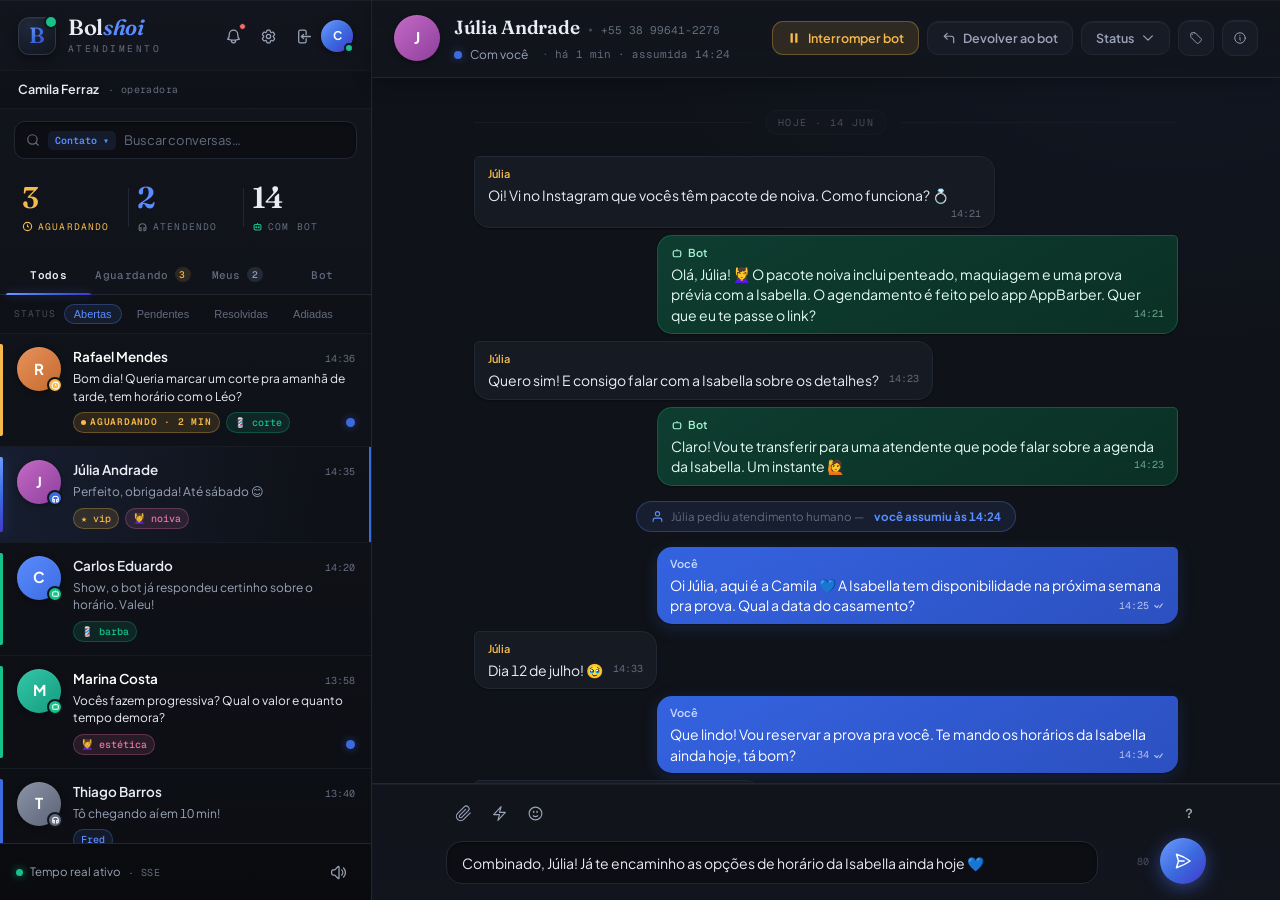
<file: static/admin/_concept-console.html>
<!DOCTYPE html>
<html lang="pt-BR" data-theme="dark">
<head>
<meta charset="UTF-8">
<meta name="viewport" content="width=device-width, initial-scale=1">
<title>Bolshoi · Atendimento — Concept (Night Console)</title>

<!--
  ════════════════════════════════════════════════════════════════════════
  CONCEPT MOCKUP — "Bolshoi Night Console"
  Standalone, self-contained, sample data only. NO backend wiring.
  Purpose: lock the elevated aesthetic before porting into index.html.
  Aesthetic: charcoal + electric-blue lineage, elevated —
    Fraunces (display serif) · Plus Jakarta Sans (body) · Geist Mono (data)
    atmospheric depth · disciplined signal colors · orchestrated motion
  ════════════════════════════════════════════════════════════════════════
-->

<link rel="preconnect" href="https://fonts.googleapis.com">
<link rel="preconnect" href="https://fonts.gstatic.com" crossorigin>
<link href="https://fonts.googleapis.com/css2?family=Fraunces:ital,opsz,wght@0,9..144,400;0,9..144,500;0,9..144,600;0,9..144,700;1,9..144,400&family=Plus+Jakarta+Sans:wght@400;500;600;700&family=Geist+Mono:wght@400;500;600&display=swap" rel="stylesheet">

<style>
/* ══════════════════════════════════════════════════════════════════════
   TOKENS
   ══════════════════════════════════════════════════════════════════════ */
:root {
  /* Type */
  --display: 'Fraunces', 'Times New Roman', serif;
  --body: 'Plus Jakarta Sans', system-ui, sans-serif;
  --mono: 'Geist Mono', ui-monospace, 'SF Mono', monospace;

  /* Cool-slate ramp w/ blue undertone — deeper & richer than the original */
  --ink-950: #090A0E;
  --ink-900: #0C0E13;   /* base / app bg            */
  --ink-870: #0F1218;   /* chat canvas             */
  --ink-840: #12151D;   /* surface / side panels   */
  --ink-800: #171B25;   /* card                    */
  --ink-760: #1C212D;   /* card hover              */
  --ink-720: #232936;   /* elevated / chips        */
  --ink-680: #2B3242;

  --line:        #222734;  /* hairline               */
  --line-soft:   #171B24;  /* near-invisible divider */
  --line-strong: #303747;

  --t1: #E9ECF4;  /* primary  */
  --t2: #9AA3B7;  /* secondary*/
  --t3: #636B7E;  /* muted    */
  --t4: #454C5C;  /* faint    */

  /* Signal — electric blue */
  --blue:        #3B6BDF;
  --blue-bright: #5B8CFF;
  --blue-deep:   #2D54C4;
  --blue-ink:    #4F46E5;  /* indigo edge for the charged gradient */
  --blue-tint:   rgba(91,140,255,0.10);
  --blue-line:   rgba(91,140,255,0.30);
  --blue-glow:   rgba(75,118,255,0.45);
  --grad-charge: linear-gradient(135deg, #6E9BFF 0%, #3B6BDF 52%, #4338CA 100%);

  /* Semantics — green=bot, amber=waiting, red=danger */
  --green:      #14C28A;
  --green-soft: rgba(20,194,138,0.12);
  --green-line: rgba(20,194,138,0.28);
  --mint:       #A7F3D0;
  --amber:      #F6B94B;
  --amber-soft: rgba(246,185,75,0.13);
  --amber-line: rgba(246,185,75,0.30);
  --red:        #F26D6D;
  --red-soft:   rgba(242,109,109,0.12);

  /* Bubbles */
  --bub-in:   #161A23;
  --bub-bot:  linear-gradient(150deg, #0E3D30 0%, #0B3025 100%);
  --bub-you:  linear-gradient(150deg, #3463E0 0%, #2C50C0 100%);

  /* Geometry */
  --r-sm: 7px; --r-md: 11px; --r-lg: 16px; --r-xl: 22px; --r-full: 999px;

  /* Depth — machined panels */
  --sh-sm: 0 1px 2px rgba(0,0,0,.4);
  --sh-md: 0 6px 20px rgba(0,0,0,.40), 0 2px 6px rgba(0,0,0,.30);
  --sh-lg: 0 18px 50px rgba(0,0,0,.55), 0 6px 16px rgba(0,0,0,.35);
  --edge:  inset 0 1px 0 rgba(255,255,255,.045);  /* top highlight */
  --edge-strong: inset 0 1px 0 rgba(255,255,255,.07);

  /* Motion */
  --t-fast: 130ms;
  --ease: cubic-bezier(.18,.9,.28,1);
  --ease-spring: cubic-bezier(.34,1.4,.5,1);
}

/* ══════════════════════════════════════════════════════════════════════
   RESET / BASE
   ══════════════════════════════════════════════════════════════════════ */
* { box-sizing: border-box; margin: 0; padding: 0; }
::selection { background: var(--blue-glow); color: #fff; }

html, body { height: 100%; }
body {
  font-family: var(--body);
  background: var(--ink-900);
  color: var(--t1);
  line-height: 1.5;
  font-optical-sizing: auto;
  font-variant-numeric: lining-nums tabular-nums;
  -webkit-font-smoothing: antialiased;
  overflow: hidden;
}

h1,h2,h3,h4 { font-weight: 600; letter-spacing: -.01em; line-height: 1.2; }
.mono { font-family: var(--mono); font-feature-settings: "ss01" on, "cv11" on; }

/* Atmospheric backdrop: grain + glows ----------------------------------- */
.atmos {
  position: fixed; inset: 0; z-index: 0; pointer-events: none;
  background:
    radial-gradient(820px 520px at 78% -8%, rgba(59,107,223,.13), transparent 60%),
    radial-gradient(680px 480px at 102% 88%, rgba(79,70,229,.10), transparent 55%),
    radial-gradient(560px 420px at -6% 18%, rgba(20,194,138,.05), transparent 55%);
}
.grain {
  position: fixed; inset: 0; z-index: 1; pointer-events: none; opacity: .5;
  mix-blend-mode: soft-light;
  background-image: url("data:image/svg+xml,%3Csvg xmlns='http://www.w3.org/2000/svg' width='160' height='160'%3E%3Cfilter id='n'%3E%3CfeTurbulence type='fractalNoise' baseFrequency='0.85' numOctaves='2' stitchTiles='stitch'/%3E%3C/filter%3E%3Crect width='100%25' height='100%25' filter='url(%23n)'/%3E%3C/svg%3E");
}

/* App shell ------------------------------------------------------------- */
#shell {
  position: relative; z-index: 2;
  display: grid; grid-template-columns: 372px 1fr;
  height: 100vh;
}

/* Custom scrollbar */
.scroll::-webkit-scrollbar { width: 8px; height: 8px; }
.scroll::-webkit-scrollbar-thumb { background: var(--ink-720); border-radius: 99px; border: 2px solid transparent; background-clip: padding-box; }
.scroll::-webkit-scrollbar-thumb:hover { background: var(--ink-680); background-clip: padding-box; }
.scroll::-webkit-scrollbar-track { background: transparent; }

/* ══════════════════════════════════════════════════════════════════════
   SIDEBAR
   ══════════════════════════════════════════════════════════════════════ */
#side {
  display: flex; flex-direction: column; min-height: 0;
  background:
    linear-gradient(180deg, var(--ink-840) 0%, var(--ink-900) 100%);
  border-right: 1px solid var(--line);
  box-shadow: var(--edge), 1px 0 0 rgba(0,0,0,.3);
}

/* — Brand header — */
.brandbar {
  display: flex; align-items: center; gap: 12px;
  padding: 16px 18px 14px;
  border-bottom: 1px solid var(--line-soft);
}
.brand-glyph {
  position: relative; width: 38px; height: 38px; flex-shrink: 0;
  border-radius: 11px;
  background: radial-gradient(120% 120% at 30% 20%, #20283a, #0e1219);
  border: 1px solid var(--line-strong);
  box-shadow: var(--edge), 0 4px 12px rgba(0,0,0,.4);
  display: grid; place-items: center;
}
.brand-glyph span {
  font-family: var(--display); font-weight: 600; font-size: 22px;
  background: var(--grad-charge); -webkit-background-clip: text; background-clip: text;
  -webkit-text-fill-color: transparent; line-height: 1; padding-bottom: 2px;
}
.brand-glyph::after {  /* live dot */
  content: ''; position: absolute; right: -3px; top: -3px;
  width: 10px; height: 10px; border-radius: 50%;
  background: var(--green); border: 2px solid var(--ink-840);
  box-shadow: 0 0 0 0 rgba(20,194,138,.6); animation: livePulse 2.4s ease-out infinite;
}
.brand-words { flex: 1; min-width: 0; }
.brand-name {
  font-family: var(--display); font-weight: 600; font-size: 22px;
  letter-spacing: -.015em; color: var(--t1); line-height: 1;
}
.brand-name em { font-style: italic; color: var(--blue-bright); }
.brand-sub {
  font-family: var(--mono); font-size: 9.5px; letter-spacing: .26em;
  text-transform: uppercase; color: var(--t3); margin-top: 4px;
}
.ico-row { display: flex; align-items: center; gap: 1px; }
.ico {
  position: relative; width: 34px; height: 34px; border-radius: 9px;
  display: grid; place-items: center; cursor: pointer;
  color: var(--t2); background: transparent; border: none;
  transition: background var(--t-fast), color var(--t-fast), transform var(--t-fast);
}
.ico:hover { background: var(--ink-760); color: var(--t1); }
.ico:active { transform: scale(.92); }
.ico svg { width: 17px; height: 17px; }
.ico .badge-dot {
  position: absolute; top: 4px; right: 4px; width: 7px; height: 7px;
  border-radius: 50%; background: var(--red); border: 1.5px solid var(--ink-840);
}
.op-avatar {
  width: 32px; height: 32px; border-radius: 50%; flex-shrink: 0;
  display: grid; place-items: center; font-weight: 700; font-size: 12px; color: #fff;
  background: var(--grad-charge); box-shadow: var(--edge-strong), 0 2px 8px rgba(0,0,0,.4);
  position: relative; cursor: pointer;
}
.op-avatar .presence {
  position: absolute; bottom: -1px; right: -1px; width: 10px; height: 10px;
  border-radius: 50%; background: var(--green); border: 2px solid var(--ink-840);
}

/* — Operator line — */
.op-line {
  display: flex; align-items: center; gap: 9px;
  padding: 9px 18px; border-bottom: 1px solid var(--line-soft);
  background: rgba(0,0,0,.16);
}
.op-line .who { font-size: 12.5px; font-weight: 600; color: var(--t1); }
.op-line .role { font-family: var(--mono); font-size: 10px; color: var(--t3); letter-spacing: .04em; }

/* — Search — */
.search-row { padding: 12px 14px 8px; }
.search {
  display: flex; align-items: center; gap: 8px; height: 38px; padding: 0 11px;
  background: var(--ink-900); border: 1px solid var(--line);
  border-radius: var(--r-md); box-shadow: inset 0 1px 2px rgba(0,0,0,.35);
  transition: border-color var(--t-fast), box-shadow var(--t-fast);
}
.search:focus-within { border-color: var(--blue-line); box-shadow: inset 0 1px 2px rgba(0,0,0,.35), 0 0 0 3px var(--blue-tint); }
.search svg { width: 14px; height: 14px; color: var(--t3); flex-shrink: 0; }
.search .mode {
  font-family: var(--mono); font-size: 10px; font-weight: 600; color: var(--blue-bright);
  background: var(--blue-tint); border: none; border-radius: 5px; padding: 3px 7px;
  cursor: pointer; flex-shrink: 0; white-space: nowrap;
}
.search input {
  flex: 1; min-width: 0; background: none; border: none; outline: none;
  color: var(--t1); font-size: 13px; font-family: var(--body);
}
.search input::placeholder { color: var(--t3); }

/* — Metric strip (editorial, big serif numerals) — */
.metrics {
  display: grid; grid-template-columns: 1fr 1fr 1fr;
  padding: 6px 14px 14px; gap: 2px;
}
.metric {
  position: relative; padding: 10px 8px 9px; border-radius: var(--r-md);
  cursor: pointer; transition: background var(--t-fast); text-align: left;
  background: transparent; border: none;
}
.metric + .metric::before {
  content: ''; position: absolute; left: -1px; top: 22%; bottom: 22%;
  width: 1px; background: var(--line);
}
.metric:hover { background: var(--ink-800); }
.metric .num {
  font-family: var(--display); font-weight: 600; font-size: 30px;
  line-height: 1; letter-spacing: -.02em; color: var(--t1);
  font-variant-numeric: lining-nums; display: block;
}
.metric .lab {
  font-family: var(--mono); font-size: 9.5px; letter-spacing: .12em;
  text-transform: uppercase; color: var(--t3); margin-top: 7px;
  display: flex; align-items: center; gap: 5px;
}
.metric .lab svg { width: 11px; height: 11px; }
.metric.is-wait .num { color: var(--amber); }
.metric.is-wait .lab { color: var(--amber); }
.metric.is-human .num { color: var(--blue-bright); }
.metric.is-bot .lab svg { color: var(--green); }

/* — Filter tabs — */
.tabs {
  position: relative; display: flex; border-bottom: 1px solid var(--line);
  padding: 0 6px;
}
.tab {
  position: relative; flex: 1; padding: 11px 4px 12px; border: none; background: none;
  font-family: var(--mono); font-size: 11px; font-weight: 500; letter-spacing: .03em;
  color: var(--t3); cursor: pointer; transition: color var(--t-fast);
  display: inline-flex; align-items: center; justify-content: center; gap: 6px;
}
.tab:hover { color: var(--t2); }
.tab.on { color: var(--t1); font-weight: 600; }
.tab .cnt {
  font-size: 9.5px; min-width: 16px; height: 15px; padding: 0 4px; border-radius: 99px;
  background: var(--ink-720); color: var(--t2); display: inline-grid; place-items: center;
}
.tab.on .cnt { background: var(--blue-tint); color: var(--blue-bright); }
.tab[data-f="aguardando"]:not(.on) .cnt { background: var(--amber-soft); color: var(--amber); }
.tab-ink {
  position: absolute; bottom: -1px; height: 2px; border-radius: 2px 2px 0 0;
  background: var(--grad-charge); box-shadow: 0 0 10px var(--blue-glow);
  transition: left .32s var(--ease-spring), width .32s var(--ease-spring);
}

/* — Status chips — */
.statusrow {
  display: flex; align-items: center; gap: 5px; padding: 9px 14px;
  border-bottom: 1px solid var(--line-soft); background: rgba(0,0,0,.12);
  font-size: 11px;
}
.statusrow .lbl { font-family: var(--mono); font-size: 9.5px; letter-spacing: .1em; text-transform: uppercase; color: var(--t4); margin-right: 3px; }
.chip {
  font-size: 11px; font-weight: 500; padding: 3px 9px; border-radius: 99px;
  background: transparent; color: var(--t3); border: 1px solid transparent; cursor: pointer;
  transition: all var(--t-fast);
}
.chip:hover { color: var(--t1); background: var(--ink-800); }
.chip.on { color: var(--blue-bright); background: var(--blue-tint); border-color: var(--blue-line); }

/* — Conversation list — */
.conv-list { flex: 1; min-height: 0; overflow-y: auto; }
.conv {
  position: relative; display: flex; gap: 12px; padding: 13px 16px 13px 17px;
  cursor: pointer; border-bottom: 1px solid var(--line-soft);
  transition: background var(--t-fast), transform var(--t-fast);
}
.conv::before {  /* status rail */
  content: ''; position: absolute; left: 0; top: 10px; bottom: 10px; width: 2.5px;
  border-radius: 0 2px 2px 0; background: transparent; transition: background var(--t-fast);
}
.conv:hover { background: var(--ink-800); transform: translateX(2px); }
.conv.is-wait::before { background: var(--amber); }
.conv.is-bot::before { background: var(--green); }
.conv.is-human::before { background: var(--blue); }
.conv.active {
  background: linear-gradient(90deg, var(--blue-tint), transparent 85%);
}
.conv.active::before { background: var(--grad-charge); box-shadow: 0 0 12px var(--blue-glow); width: 3px; }
.conv.active::after {
  content: ''; position: absolute; inset: 0; border-right: 2px solid var(--blue);
  pointer-events: none; animation: railBreath 4s ease-in-out infinite;
}

.av {
  position: relative; width: 44px; height: 44px; border-radius: 50%; flex-shrink: 0;
  display: grid; place-items: center; font-weight: 700; font-size: 15px; color: #fff;
  box-shadow: var(--edge-strong), 0 2px 6px rgba(0,0,0,.35);
}
.av-badge {
  position: absolute; bottom: -2px; right: -2px; width: 16px; height: 16px; border-radius: 50%;
  border: 2.5px solid var(--ink-840); display: grid; place-items: center;
}
.av-badge svg { width: 9px; height: 9px; color: #fff; }
.av-badge.bot { background: var(--green); }
.av-badge.wait { background: var(--amber); }
.av-badge.human { background: var(--blue); }
.av-badge.other { background: var(--t3); }
.av-badge.done { background: var(--t4); }

.conv-body { flex: 1; min-width: 0; }
.conv-top { display: flex; align-items: baseline; gap: 8px; }
.conv-name { font-size: 13.5px; font-weight: 600; color: var(--t1); white-space: nowrap; overflow: hidden; text-overflow: ellipsis; flex: 1; }
.conv-time { font-family: var(--mono); font-size: 10px; color: var(--t3); flex-shrink: 0; }
.conv.unread .conv-name { color: #fff; }
.conv-preview {
  font-size: 12px; color: var(--t2); margin-top: 3px; line-height: 1.45;
  display: -webkit-box; -webkit-line-clamp: 2; -webkit-box-orient: vertical; overflow: hidden;
}
.conv.unread .conv-preview { color: var(--t1); }
.conv-meta { display: flex; align-items: center; gap: 6px; margin-top: 7px; }
.tag {
  font-family: var(--mono); font-size: 10px; font-weight: 500; padding: 2px 7px;
  border-radius: 99px; display: inline-flex; align-items: center; gap: 4px;
  background: var(--blue-tint); color: var(--blue-bright); border: 1px solid var(--blue-line);
}
.tag.vip   { background: var(--amber-soft); color: var(--amber); border-color: var(--amber-line); }
.tag.green { background: var(--green-soft); color: var(--green); border-color: var(--green-line); }
.tag.pink  { background: rgba(236,114,172,.12); color: #EC72AC; border-color: rgba(236,114,172,.28); }
.wait-pill {
  font-family: var(--mono); font-size: 9.5px; font-weight: 600; letter-spacing: .08em;
  text-transform: uppercase; padding: 2px 7px; border-radius: 99px;
  background: var(--amber-soft); color: var(--amber); border: 1px solid var(--amber-line);
  display: inline-flex; align-items: center; gap: 4px;
}
.wait-pill .blink { width: 5px; height: 5px; border-radius: 50%; background: var(--amber); animation: blink 1.3s steps(2) infinite; }
.unread-dot { width: 9px; height: 9px; border-radius: 50%; background: var(--blue); flex-shrink: 0; box-shadow: 0 0 8px var(--blue-glow); margin-left: auto; }

/* — Sidebar footer — */
.side-foot {
  display: flex; align-items: center; gap: 9px; padding: 11px 16px;
  border-top: 1px solid var(--line); background: rgba(0,0,0,.2); flex-shrink: 0;
}
.side-foot .conn { flex: 1; display: flex; align-items: center; gap: 7px; font-size: 11.5px; color: var(--t2); }
.conn .dot { width: 7px; height: 7px; border-radius: 50%; background: var(--green); box-shadow: 0 0 8px rgba(20,194,138,.7); animation: livePulse 2.4s ease-out infinite; }
.conn .mono { font-family: var(--mono); font-size: 10px; color: var(--t3); letter-spacing: .04em; }

/* ══════════════════════════════════════════════════════════════════════
   CHAT PANEL
   ══════════════════════════════════════════════════════════════════════ */
#chat {
  display: flex; flex-direction: column; min-height: 0; position: relative;
  background:
    radial-gradient(900px 600px at 88% 0%, rgba(59,107,223,.06), transparent 60%),
    var(--ink-870);
}

/* — Thread header — */
.thead {
  display: grid; grid-template-columns: auto 1fr auto; align-items: center;
  gap: 14px; padding: 13px 22px;
  background: linear-gradient(180deg, var(--ink-840), rgba(18,21,29,.85));
  border-bottom: 1px solid var(--line);
  box-shadow: var(--edge), 0 4px 18px rgba(0,0,0,.28); backdrop-filter: blur(8px);
}
.thead-id { display: flex; flex-direction: column; gap: 4px; min-width: 0; }
.thead-id .row1 { display: flex; align-items: baseline; gap: 10px; }
.thead-name { font-family: var(--display); font-size: 19px; font-weight: 600; letter-spacing: -.015em; color: var(--t1); }
.thead-phone { font-family: var(--mono); font-size: 11px; color: var(--t3); position: relative; padding-left: 12px; }
.thead-phone::before { content: ''; position: absolute; left: 0; top: 50%; transform: translateY(-50%); width: 3px; height: 3px; border-radius: 50%; background: var(--t4); }
.thead-status { display: flex; align-items: center; gap: 8px; }
.st-dot { width: 8px; height: 8px; border-radius: 50%; flex-shrink: 0; }
.st-dot.human { background: var(--blue); box-shadow: 0 0 8px var(--blue-glow); animation: livePulse 2.6s ease-out infinite; }
.thead-status .txt { font-size: 12px; color: var(--t2); }
.thead-status .time { font-family: var(--mono); font-size: 11px; color: var(--t3); }
.thead-status .time::before { content: '·'; margin: 0 6px; color: var(--t4); }

.thead-actions { display: flex; align-items: center; gap: 8px; }
.btn {
  font-family: var(--body); font-size: 12.5px; font-weight: 600; cursor: pointer;
  border-radius: var(--r-md); padding: 8px 14px; border: 1px solid transparent;
  display: inline-flex; align-items: center; gap: 7px; white-space: nowrap;
  transition: background var(--t-fast), border-color var(--t-fast), transform var(--t-fast), box-shadow var(--t-fast);
}
.btn:active { transform: scale(.96); }
.btn svg { width: 14px; height: 14px; }
.btn-ghost { background: var(--ink-800); color: var(--t2); border-color: var(--line); box-shadow: var(--edge); }
.btn-ghost:hover { background: var(--ink-760); color: var(--t1); border-color: var(--line-strong); }
.btn-warn { background: var(--amber-soft); color: var(--amber); border-color: var(--amber-line); }
.btn-warn:hover { background: rgba(246,185,75,.2); }
.btn-icon { width: 36px; height: 36px; padding: 0; justify-content: center; }

/* — Messages — */
.msgs {
  flex: 1; min-height: 0; overflow-y: auto; padding: 22px 0 8px;
  display: flex; flex-direction: column; gap: 7px;
}
.msgs-inner { max-width: 760px; width: 100%; margin: 0 auto; padding: 0 28px;
  display: flex; flex-direction: column; gap: 7px; }
.daydiv { display: flex; align-items: center; gap: 14px; margin: 10px 0 14px; }
.daydiv::before, .daydiv::after { content: ''; flex: 1; height: 1px; background: var(--line-soft); }
.daydiv span {
  font-family: var(--mono); font-size: 10px; letter-spacing: .14em; text-transform: uppercase;
  color: var(--t4); padding: 4px 12px; border: 1px solid var(--line-soft); border-radius: 99px;
  background: var(--ink-840);
}
.sys {
  align-self: center; text-align: center; font-size: 11.5px; color: var(--t3);
  background: var(--blue-tint); border: 1px solid var(--blue-line);
  padding: 6px 14px; border-radius: 99px; margin: 8px 0;
  display: inline-flex; align-items: center; gap: 7px;
}
.sys svg { width: 13px; height: 13px; color: var(--blue-bright); }

.bub {
  position: relative; max-width: 74%; padding: 9px 13px 8px; border-radius: 15px;
  font-size: 14px; line-height: 1.46; box-shadow: var(--sh-sm);
  animation: bubIn .34s var(--ease) both;
}
.bub .lab { font-size: 11px; font-weight: 600; margin-bottom: 3px; display: flex; align-items: center; gap: 5px; }
.bub .lab svg { width: 12px; height: 12px; }
.bub .meta { font-family: var(--mono); font-size: 10px; float: right; margin: 4px 0 0 10px; line-height: 1; display: inline-flex; align-items: center; gap: 3px; }

.bub.in {
  align-self: flex-start; background: var(--bub-in); color: var(--t1);
  border: 1px solid var(--line); border-top-left-radius: 5px;
}
.bub.in .lab { color: var(--amber); }
.bub.in .meta { color: var(--t3); }

.bub.bot {
  align-self: flex-end; background: var(--bub-bot); color: #E6FBF2;
  border-top-right-radius: 5px; border: 1px solid var(--green-line);
}
.bub.bot .lab { color: var(--mint); }
.bub.bot .meta { color: rgba(167,243,208,.6); }

.bub.you {
  align-self: flex-end; background: var(--bub-you); color: #fff;
  border-top-right-radius: 5px; box-shadow: var(--sh-sm), 0 4px 16px rgba(59,107,223,.22);
}
.bub.you .lab { color: #C9D9FF; }
.bub.you .meta { color: rgba(255,255,255,.65); }
.tick { width: 13px; height: 13px; }

/* — Composer — */
.composer {
  flex-shrink: 0; padding: 12px 22px 16px;
  background: linear-gradient(0deg, var(--ink-840), rgba(18,21,29,.6));
  border-top: 1px solid var(--line); box-shadow: var(--edge);
}
.composer-inner { max-width: 760px; margin: 0 auto; }
.ctools { display: flex; align-items: center; gap: 2px; margin-bottom: 8px; }
.ctool {
  width: 34px; height: 34px; border-radius: 9px; border: none; background: transparent;
  color: var(--t2); cursor: pointer; display: grid; place-items: center; transition: all var(--t-fast);
}
.ctool:hover { background: var(--ink-800); color: var(--t1); }
.ctool svg { width: 17px; height: 17px; }
.ctool.zap:hover { color: var(--blue-bright); }
.ctools .sp { flex: 1; }
.ctool.help { font-family: var(--mono); font-weight: 600; font-size: 13px; }

.cinput { display: flex; align-items: flex-end; gap: 11px; }
.field {
  flex: 1; background: var(--ink-900); border: 1px solid var(--line); border-radius: var(--r-lg);
  padding: 11px 15px; color: var(--t1); font-family: var(--body); font-size: 14px; line-height: 1.5;
  resize: none; outline: none; max-height: 120px; box-shadow: inset 0 1px 3px rgba(0,0,0,.35);
  transition: border-color var(--t-fast), box-shadow var(--t-fast);
}
.field:focus { border-color: var(--blue-line); box-shadow: inset 0 1px 3px rgba(0,0,0,.35), 0 0 0 3px var(--blue-tint); }
.field::placeholder { color: var(--t3); }
.charc { font-family: var(--mono); font-size: 10px; color: var(--t4); align-self: center; min-width: 40px; text-align: right; }
.send {
  width: 46px; height: 46px; border-radius: 50%; border: none; flex-shrink: 0; cursor: pointer;
  display: grid; place-items: center; color: #fff; background: var(--ink-720);
  transition: transform var(--t-fast), box-shadow var(--t-fast), background var(--t-fast);
}
.send svg { width: 18px; height: 18px; }
.send.charged { background: var(--grad-charge); box-shadow: 0 4px 18px var(--blue-glow), var(--edge-strong); }
.send.charged:hover { transform: translateY(-2px) scale(1.04); box-shadow: 0 8px 26px var(--blue-glow); }
.send:active { transform: scale(.92); }

/* ══════════════════════════════════════════════════════════════════════
   KEYFRAMES
   ══════════════════════════════════════════════════════════════════════ */
@keyframes livePulse {
  0%   { box-shadow: 0 0 0 0 rgba(20,194,138,.5); }
  70%  { box-shadow: 0 0 0 7px rgba(20,194,138,0); }
  100% { box-shadow: 0 0 0 0 rgba(20,194,138,0); }
}
@keyframes blink { 0%,100% { opacity: 1; } 50% { opacity: .25; } }
@keyframes railBreath { 0%,100% { opacity: .35; } 50% { opacity: 1; } }
@keyframes bubIn { from { opacity: 0; transform: translateY(7px); } to { opacity: 1; transform: none; } }

/* Load choreography */
@keyframes riseIn { from { opacity: 0; transform: translateY(10px); } to { opacity: 1; transform: none; } }
@keyframes slideSide { from { opacity: 0; transform: translateX(-14px); } to { opacity: 1; transform: none; } }
.boot #side { animation: slideSide .5s var(--ease) both; }
.boot #chat { animation: riseIn .55s var(--ease) .08s both; }
.boot .conv { animation: riseIn .4s var(--ease) both; }
.boot .conv:nth-child(1){animation-delay:.16s}.boot .conv:nth-child(2){animation-delay:.21s}
.boot .conv:nth-child(3){animation-delay:.26s}.boot .conv:nth-child(4){animation-delay:.31s}
.boot .conv:nth-child(5){animation-delay:.36s}.boot .conv:nth-child(6){animation-delay:.41s}
.boot .conv:nth-child(7){animation-delay:.46s}.boot .conv:nth-child(8){animation-delay:.51s}

@media (prefers-reduced-motion: reduce) {
  *, *::before, *::after { animation: none !important; transition-duration: .01ms !important; }
}

</style>
</head>

<body class="boot">
<div class="atmos"></div>
<div class="grain"></div>

<div id="shell">

  <!-- ════════════ SIDEBAR ════════════ -->
  <aside id="side">

    <!-- Brand -->
    <div class="brandbar">
      <div class="brand-glyph"><span>B</span></div>
      <div class="brand-words">
        <div class="brand-name">Bol<em>shoi</em></div>
        <div class="brand-sub">Atendimento</div>
      </div>
      <div class="ico-row">
        <button class="ico" title="Menções"><span class="badge-dot"></span>
          <svg fill="none" viewBox="0 0 24 24" stroke-width="1.8" stroke="currentColor"><path stroke-linecap="round" stroke-linejoin="round" d="M14.857 17.082a23.848 23.848 0 0 0 5.454-1.31A8.967 8.967 0 0 1 18 9.75V9A6 6 0 0 0 6 9v.75a8.967 8.967 0 0 1-2.312 6.022c1.733.64 3.56 1.085 5.455 1.31m5.714 0a24.255 24.255 0 0 1-5.714 0m5.714 0a3 3 0 1 1-5.714 0"/></svg>
        </button>
        <button class="ico" title="Configurações">
          <svg fill="none" viewBox="0 0 24 24" stroke-width="1.8" stroke="currentColor"><path stroke-linecap="round" stroke-linejoin="round" d="M9.594 3.94c.09-.542.56-.94 1.11-.94h2.593c.55 0 1.02.398 1.11.94l.213 1.281c.063.374.313.686.645.87.074.04.147.083.22.127.325.196.72.257 1.075.124l1.217-.456a1.125 1.125 0 0 1 1.37.49l1.296 2.247a1.125 1.125 0 0 1-.26 1.431l-1.003.827c-.293.241-.438.613-.43.992a7.723 7.723 0 0 1 0 .255c-.008.378.137.75.43.991l1.004.827c.424.35.534.955.26 1.43l-1.298 2.247a1.125 1.125 0 0 1-1.369.491l-1.217-.456c-.355-.133-.75-.072-1.076.124a6.47 6.47 0 0 1-.22.128c-.331.183-.581.495-.644.869l-.213 1.281c-.09.543-.56.94-1.11.94h-2.594c-.55 0-1.019-.398-1.11-.94l-.213-1.281c-.062-.374-.312-.686-.644-.87a6.52 6.52 0 0 1-.22-.127c-.325-.196-.72-.257-1.076-.124l-1.217.456a1.125 1.125 0 0 1-1.369-.49l-1.297-2.247a1.125 1.125 0 0 1 .26-1.431l1.004-.827c.292-.24.437-.613.43-.991a6.932 6.932 0 0 1 0-.255c.007-.38-.138-.751-.43-.992l-1.004-.827a1.125 1.125 0 0 1-.26-1.43l1.297-2.247a1.125 1.125 0 0 1 1.37-.491l1.216.456c.356.133.751.072 1.076-.124.072-.044.146-.086.22-.128.332-.183.582-.495.644-.869l.214-1.28Z"/><path stroke-linecap="round" stroke-linejoin="round" d="M15 12a3 3 0 1 1-6 0 3 3 0 0 1 6 0Z"/></svg>
        </button>
        <button class="ico" title="Sair">
          <svg fill="none" viewBox="0 0 24 24" stroke-width="1.8" stroke="currentColor"><path stroke-linecap="round" stroke-linejoin="round" d="M15.75 9V5.25A2.25 2.25 0 0 0 13.5 3h-6a2.25 2.25 0 0 0-2.25 2.25v13.5A2.25 2.25 0 0 0 7.5 21h6a2.25 2.25 0 0 0 2.25-2.25V15M12 9l-3 3m0 0 3 3m-3-3h12.75"/></svg>
        </button>
        <div class="op-avatar" title="Camila Ferraz">C<span class="presence"></span></div>
      </div>
    </div>

    <!-- Operator line -->
    <div class="op-line">
      <span class="who">Camila Ferraz</span>
      <span class="role mono">· operadora</span>
    </div>

    <!-- Search -->
    <div class="search-row">
      <div class="search">
        <svg viewBox="0 0 24 24" fill="none" stroke="currentColor" stroke-width="2" stroke-linecap="round"><circle cx="11" cy="11" r="8"/><line x1="21" y1="21" x2="16.65" y2="16.65"/></svg>
        <button class="mode">Contato ▾</button>
        <input type="text" placeholder="Buscar conversas…">
      </div>
    </div>

    <!-- Metrics -->
    <div class="metrics">
      <button class="metric is-wait" id="m-wait">
        <span class="num" data-to="3">0</span>
        <span class="lab"><svg viewBox="0 0 16 16" fill="none" stroke="currentColor" stroke-width="1.6"><circle cx="8" cy="8" r="6"/><path d="M8 5v3l2 1"/></svg>aguardando</span>
      </button>
      <button class="metric is-human">
        <span class="num" data-to="2">0</span>
        <span class="lab"><svg viewBox="0 0 16 16" fill="none" stroke="currentColor" stroke-width="1.6"><path d="M3 9a5 5 0 0110 0v3a2 2 0 01-2 2h-1v-4h2M3 9v3a2 2 0 002 2h1v-4H3"/></svg>atendendo</span>
      </button>
      <button class="metric is-bot">
        <span class="num" data-to="14">0</span>
        <span class="lab"><svg viewBox="0 0 16 16" fill="none" stroke="currentColor" stroke-width="1.6"><rect x="3" y="5" width="10" height="8" rx="2"/><path d="M8 5V3"/><circle cx="6.2" cy="9" r=".7" fill="currentColor"/><circle cx="9.8" cy="9" r=".7" fill="currentColor"/></svg>com bot</span>
      </button>
    </div>

    <!-- Filter tabs -->
    <div class="tabs" id="tabs">
      <button class="tab on" data-f="todas">Todos</button>
      <button class="tab" data-f="aguardando">Aguardando <span class="cnt">3</span></button>
      <button class="tab" data-f="meus">Meus <span class="cnt">2</span></button>
      <button class="tab" data-f="bot">Bot</button>
      <span class="tab-ink"></span>
    </div>

    <!-- Status chips -->
    <div class="statusrow">
      <span class="lbl">Status</span>
      <button class="chip on">Abertas</button>
      <button class="chip">Pendentes</button>
      <button class="chip">Resolvidas</button>
      <button class="chip">Adiadas</button>
    </div>

    <!-- Conversation list -->
    <div class="conv-list scroll" id="conv-list">

      <!-- Rafael — aguardando -->
      <div class="conv is-wait unread">
        <div class="av" style="background:linear-gradient(135deg,#E8915B,#C46A2E)">R
          <span class="av-badge wait"><svg viewBox="0 0 16 16" fill="none" stroke="currentColor" stroke-width="1.8"><circle cx="8" cy="8" r="6"/><path d="M8 5v3l2 1"/></svg></span>
        </div>
        <div class="conv-body">
          <div class="conv-top"><span class="conv-name">Rafael Mendes</span><span class="conv-time">14:36</span></div>
          <div class="conv-preview">Bom dia! Queria marcar um corte pra amanhã de tarde, tem horário com o Léo?</div>
          <div class="conv-meta">
            <span class="wait-pill"><span class="blink"></span>aguardando · 2 min</span>
            <span class="tag green">💈 corte</span>
            <span class="unread-dot"></span>
          </div>
        </div>
      </div>

      <!-- Júlia — ACTIVE / humano -->
      <div class="conv is-human active">
        <div class="av" style="background:linear-gradient(135deg,#C46AC4,#8E3F9E)">J
          <span class="av-badge human"><svg viewBox="0 0 16 16" fill="none" stroke="currentColor" stroke-width="1.8"><path d="M3 9a5 5 0 0110 0v3a2 2 0 01-2 2h-1v-4h2M3 9v3a2 2 0 002 2h1v-4H3"/></svg></span>
        </div>
        <div class="conv-body">
          <div class="conv-top"><span class="conv-name">Júlia Andrade</span><span class="conv-time">14:35</span></div>
          <div class="conv-preview">Perfeito, obrigada! Até sábado 😊</div>
          <div class="conv-meta">
            <span class="tag vip">★ vip</span>
            <span class="tag pink">💆‍♀️ noiva</span>
          </div>
        </div>
      </div>

      <!-- Carlos — bot -->
      <div class="conv is-bot">
        <div class="av" style="background:linear-gradient(135deg,#5B8CFF,#3B6BDF)">C
          <span class="av-badge bot"><svg viewBox="0 0 16 16" fill="none" stroke="currentColor" stroke-width="1.8"><rect x="3" y="5" width="10" height="8" rx="2"/><path d="M8 5V3"/></svg></span>
        </div>
        <div class="conv-body">
          <div class="conv-top"><span class="conv-name">Carlos Eduardo</span><span class="conv-time">14:20</span></div>
          <div class="conv-preview">Show, o bot já respondeu certinho sobre o horário. Valeu!</div>
          <div class="conv-meta"><span class="tag green">💈 barba</span></div>
        </div>
      </div>

      <!-- Marina — bot, estética -->
      <div class="conv is-bot unread">
        <div class="av" style="background:linear-gradient(135deg,#34C7A8,#159B7E)">M
          <span class="av-badge bot"><svg viewBox="0 0 16 16" fill="none" stroke="currentColor" stroke-width="1.8"><rect x="3" y="5" width="10" height="8" rx="2"/><path d="M8 5V3"/></svg></span>
        </div>
        <div class="conv-body">
          <div class="conv-top"><span class="conv-name">Marina Costa</span><span class="conv-time">13:58</span></div>
          <div class="conv-preview">Vocês fazem progressiva? Qual o valor e quanto tempo demora?</div>
          <div class="conv-meta"><span class="tag pink">💆‍♀️ estética</span><span class="unread-dot"></span></div>
        </div>
      </div>

      <!-- Thiago — outro operador -->
      <div class="conv is-human">
        <div class="av" style="background:linear-gradient(135deg,#8B93A7,#5C6376)">T
          <span class="av-badge other"><svg viewBox="0 0 16 16" fill="none" stroke="currentColor" stroke-width="1.8"><path d="M3 9a5 5 0 0110 0v3a2 2 0 01-2 2h-1v-4h2M3 9v3a2 2 0 002 2h1v-4H3"/></svg></span>
        </div>
        <div class="conv-body">
          <div class="conv-top"><span class="conv-name">Thiago Barros</span><span class="conv-time">13:40</span></div>
          <div class="conv-preview">Tô chegando aí em 10 min!</div>
          <div class="conv-meta"><span class="tag">Fred</span></div>
        </div>
      </div>

      <!-- Pedro — bot -->
      <div class="conv is-bot">
        <div class="av" style="background:linear-gradient(135deg,#6E8BE8,#4459C0)">P
          <span class="av-badge bot"><svg viewBox="0 0 16 16" fill="none" stroke="currentColor" stroke-width="1.8"><rect x="3" y="5" width="10" height="8" rx="2"/><path d="M8 5V3"/></svg></span>
        </div>
        <div class="conv-body">
          <div class="conv-top"><span class="conv-name">Pedro Henrique</span><span class="conv-time">12:15</span></div>
          <div class="conv-preview">Quanto tá o combo corte + barba esse mês?</div>
          <div class="conv-meta"><span class="tag green">💈 combo</span></div>
        </div>
      </div>

      <!-- Lucas — resolvido -->
      <div class="conv">
        <div class="av" style="background:linear-gradient(135deg,#6B7280,#454C5C)">L
          <span class="av-badge done"><svg viewBox="0 0 16 16" fill="none" stroke="currentColor" stroke-width="2"><path d="M3 8.5l3 3 7-7"/></svg></span>
        </div>
        <div class="conv-body">
          <div class="conv-top"><span class="conv-name">Lucas Oliveira</span><span class="conv-time">11:50</span></div>
          <div class="conv-preview">Obrigado, resolvido! 👍</div>
          <div class="conv-meta"><span class="tag">resolvida</span></div>
        </div>
      </div>

      <!-- André — bot -->
      <div class="conv is-bot">
        <div class="av" style="background:linear-gradient(135deg,#E0A75B,#B97E2E)">A
          <span class="av-badge bot"><svg viewBox="0 0 16 16" fill="none" stroke="currentColor" stroke-width="1.8"><rect x="3" y="5" width="10" height="8" rx="2"/><path d="M8 5V3"/></svg></span>
        </div>
        <div class="conv-body">
          <div class="conv-top"><span class="conv-name">André Souza</span><span class="conv-time">11:30</span></div>
          <div class="conv-preview">Bom dia, qual o horário de funcionamento no sábado?</div>
          <div class="conv-meta"><span class="tag green">💈 corte</span></div>
        </div>
      </div>

    </div>

    <!-- Footer -->
    <div class="side-foot">
      <div class="conn"><span class="dot"></span> Tempo real ativo <span class="mono">· SSE</span></div>
      <button class="ico" title="Silenciar">
        <svg fill="none" viewBox="0 0 24 24" stroke-width="1.8" stroke="currentColor"><path stroke-linecap="round" stroke-linejoin="round" d="M19.114 5.636a9 9 0 0 1 0 12.728M16.463 8.288a5.25 5.25 0 0 1 0 7.424M6.75 8.25l4.72-4.72a.75.75 0 0 1 1.28.53v15.88a.75.75 0 0 1-1.28.53l-4.72-4.72H4.51c-.88 0-1.704-.507-1.938-1.354A9.009 9.009 0 0 1 2.25 12c0-.83.112-1.633.322-2.396C2.806 8.756 3.63 8.25 4.51 8.25H6.75Z"/></svg>
      </button>
    </div>
  </aside>

  <!-- ════════════ CHAT ════════════ -->
  <main id="chat">

    <!-- Thread header -->
    <header class="thead">
      <div class="av" style="width:46px;height:46px;font-size:16px;background:linear-gradient(135deg,#C46AC4,#8E3F9E)">J</div>
      <div class="thead-id">
        <div class="row1">
          <span class="thead-name">Júlia Andrade</span>
          <span class="thead-phone mono">+55 38 99641-2278</span>
        </div>
        <div class="thead-status">
          <span class="st-dot human"></span>
          <span class="txt">Com você</span>
          <span class="time mono">há 1 min · assumida 14:24</span>
        </div>
      </div>
      <div class="thead-actions">
        <button class="btn btn-warn" title="Pausa o bot para esta conversa">
          <svg viewBox="0 0 24 24" fill="currentColor"><rect x="6" y="4" width="4" height="16" rx="1"/><rect x="14" y="4" width="4" height="16" rx="1"/></svg>
          Interromper bot
        </button>
        <button class="btn btn-ghost">
          <svg viewBox="0 0 24 24" fill="none" stroke="currentColor" stroke-width="2" stroke-linecap="round" stroke-linejoin="round"><polyline points="9 14 4 9 9 4"/><path d="M20 20v-7a4 4 0 0 0-4-4H4"/></svg>
          Devolver ao bot
        </button>
        <button class="btn btn-ghost">Status <svg viewBox="0 0 24 24" fill="none" stroke="currentColor" stroke-width="2"><path stroke-linecap="round" stroke-linejoin="round" d="M19.5 8.25l-7.5 7.5-7.5-7.5"/></svg></button>
        <button class="btn btn-ghost btn-icon" title="Etiquetar">
          <svg viewBox="0 0 24 24" fill="none" stroke="currentColor" stroke-width="1.6"><path stroke-linecap="round" stroke-linejoin="round" d="M9.568 3H5.25A2.25 2.25 0 0 0 3 5.25v4.318c0 .597.237 1.17.659 1.591l9.581 9.581c.699.699 1.78.872 2.607.33a18.095 18.095 0 0 0 5.223-5.223c.542-.827.369-1.908-.33-2.607L11.16 3.66A2.25 2.25 0 0 0 9.568 3Z"/><path stroke-linecap="round" stroke-linejoin="round" d="M6 6h.008v.008H6V6Z"/></svg>
        </button>
        <button class="btn btn-ghost btn-icon" title="Informações do cliente">
          <svg viewBox="0 0 24 24" fill="none" stroke="currentColor" stroke-width="1.6"><path stroke-linecap="round" stroke-linejoin="round" d="m11.25 11.25.041-.02a.75.75 0 0 1 1.063.852l-.708 2.836a.75.75 0 0 0 1.063.853l.041-.021M21 12a9 9 0 1 1-18 0 9 9 0 0 1 18 0Zm-9-3.75h.008v.008H12V8.25Z"/></svg>
        </button>
      </div>
    </header>

    <!-- Messages -->
    <div class="msgs scroll">
      <div class="msgs-inner">

        <div class="daydiv"><span>Hoje · 14 jun</span></div>

        <div class="bub in" style="animation-delay:.10s">
          <div class="lab">Júlia</div>
          Oi! Vi no Instagram que vocês têm pacote de noiva. Como funciona? 💍
          <span class="meta">14:21</span>
        </div>

        <div class="bub bot" style="animation-delay:.16s">
          <div class="lab"><svg viewBox="0 0 16 16" fill="none" stroke="currentColor" stroke-width="1.6"><rect x="3" y="5" width="10" height="8" rx="2"/><path d="M8 5V3"/></svg>Bot</div>
          Olá, Júlia! 💆‍♀️ O pacote noiva inclui penteado, maquiagem e uma prova prévia com a Isabella. O agendamento é feito pelo app AppBarber. Quer que eu te passe o link?
          <span class="meta">14:21</span>
        </div>

        <div class="bub in" style="animation-delay:.22s">
          <div class="lab">Júlia</div>
          Quero sim! E consigo falar com a Isabella sobre os detalhes?
          <span class="meta">14:23</span>
        </div>

        <div class="bub bot" style="animation-delay:.28s">
          <div class="lab"><svg viewBox="0 0 16 16" fill="none" stroke="currentColor" stroke-width="1.6"><rect x="3" y="5" width="10" height="8" rx="2"/><path d="M8 5V3"/></svg>Bot</div>
          Claro! Vou te transferir para uma atendente que pode falar sobre a agenda da Isabella. Um instante 🙋
          <span class="meta">14:23</span>
        </div>

        <div class="sys">
          <svg viewBox="0 0 24 24" fill="none" stroke="currentColor" stroke-width="2" stroke-linecap="round" stroke-linejoin="round"><path d="M20 21v-2a4 4 0 0 0-4-4H8a4 4 0 0 0-4 4v2"/><circle cx="12" cy="7" r="4"/></svg>
          Júlia pediu atendimento humano — <strong style="color:var(--blue-bright);margin-left:3px">você assumiu às 14:24</strong>
        </div>

        <div class="bub you" style="animation-delay:.34s">
          <div class="lab">Você</div>
          Oi Júlia, aqui é a Camila 💙 A Isabella tem disponibilidade na próxima semana pra prova. Qual a data do casamento?
          <span class="meta">14:25 <svg class="tick" viewBox="0 0 24 24" fill="none" stroke="currentColor" stroke-width="2"><path stroke-linecap="round" stroke-linejoin="round" d="m5 12 4 4 3-4m2 4 5-7"/></svg></span>
        </div>

        <div class="bub in" style="animation-delay:.40s">
          <div class="lab">Júlia</div>
          Dia 12 de julho! 🥹
          <span class="meta">14:33</span>
        </div>

        <div class="bub you" style="animation-delay:.46s">
          <div class="lab">Você</div>
          Que lindo! Vou reservar a prova pra você. Te mando os horários da Isabella ainda hoje, tá bom?
          <span class="meta">14:34 <svg class="tick" viewBox="0 0 24 24" fill="none" stroke="currentColor" stroke-width="2"><path stroke-linecap="round" stroke-linejoin="round" d="m5 12 4 4 3-4m2 4 5-7"/></svg></span>
        </div>

        <div class="bub in" style="animation-delay:.52s">
          <div class="lab">Júlia</div>
          Perfeito, obrigada! Até sábado 😊
          <span class="meta">14:35</span>
        </div>

      </div>
    </div>

    <!-- Composer -->
    <div class="composer">
      <div class="composer-inner">
        <div class="ctools">
          <button class="ctool" title="Anexar"><svg fill="none" viewBox="0 0 24 24" stroke-width="1.6" stroke="currentColor"><path stroke-linecap="round" stroke-linejoin="round" d="M21.44 11.05l-9.19 9.19a6 6 0 0 1-8.49-8.49l9.19-9.19a4 4 0 0 1 5.66 5.66l-9.2 9.19a2 2 0 0 1-2.83-2.83l8.49-8.48"/></svg></button>
          <button class="ctool zap" title="Respostas rápidas ( / )"><svg fill="none" viewBox="0 0 24 24" stroke-width="1.6" stroke="currentColor"><path stroke-linecap="round" stroke-linejoin="round" d="m3.75 13.5 10.5-11.25L12 10.5h8.25L9.75 21.75 12 13.5H3.75Z"/></svg></button>
          <button class="ctool" title="Emoji"><svg fill="none" viewBox="0 0 24 24" stroke-width="1.6" stroke="currentColor"><path stroke-linecap="round" stroke-linejoin="round" d="M15.182 15.182a4.5 4.5 0 0 1-6.364 0M21 12a9 9 0 1 1-18 0 9 9 0 0 1 18 0ZM9.75 9.75c0 .414-.168.75-.375.75S9 10.164 9 9.75 9.168 9 9.375 9s.375.336.375.75Zm4.875 0c0 .414-.168.75-.375.75s-.375-.336-.375-.75.168-.75.375-.75.375.336.375.75Z"/></svg></button>
          <span class="sp"></span>
          <button class="ctool help" title="Atalhos &amp; ajuda">?</button>
        </div>
        <div class="cinput">
          <textarea class="field" id="field" rows="1" placeholder="Digite uma mensagem ou /comando…">Combinado, Júlia! Já te encaminho as opções de horário da Isabella ainda hoje 💙</textarea>
          <span class="charc" id="charc">71</span>
          <button class="send charged" id="send"><svg fill="none" viewBox="0 0 24 24" stroke-width="2" stroke="currentColor"><path stroke-linecap="round" stroke-linejoin="round" d="M6 12 3.269 3.125A59.769 59.769 0 0 1 21.485 12 59.768 59.768 0 0 1 3.27 20.875L5.999 12Zm0 0h7.5"/></svg></button>
        </div>
      </div>
    </div>

  </main>
</div>

<script>
/* ── Count-up metrics ───────────────────────────────────────────────── */
function countUp(el){
  const to = +el.dataset.to, dur = 900, t0 = performance.now();
  (function step(now){
    const p = Math.min(1,(now-t0)/dur), e = 1-Math.pow(1-p,3);
    el.textContent = Math.round(to*e);
    if(p<1) requestAnimationFrame(step); else el.textContent = to;
  })(t0);
}
window.addEventListener('load', ()=>{
  setTimeout(()=>document.querySelectorAll('.metric .num').forEach(countUp), 350);
  // drop boot choreography class so animations don't re-run on interaction
  setTimeout(()=>document.body.classList.remove('boot'), 1400);
});

/* ── Filter tab underline ───────────────────────────────────────────── */
const tabs = document.getElementById('tabs');
const ink = tabs.querySelector('.tab-ink');
function moveInk(btn){
  ink.style.left  = btn.offsetLeft + 'px';
  ink.style.width = btn.offsetWidth + 'px';
}
tabs.querySelectorAll('.tab').forEach(t=>{
  t.addEventListener('click', ()=>{
    tabs.querySelectorAll('.tab').forEach(x=>x.classList.remove('on'));
    t.classList.add('on'); moveInk(t);
  });
});
window.addEventListener('load', ()=>moveInk(tabs.querySelector('.tab.on')));
window.addEventListener('resize', ()=>moveInk(tabs.querySelector('.tab.on')));

/* ── Conversation selection ─────────────────────────────────────────── */
document.querySelectorAll('.conv').forEach(c=>{
  c.addEventListener('click', ()=>{
    document.querySelectorAll('.conv').forEach(x=>x.classList.remove('active'));
    c.classList.add('active');
  });
});

/* ── Status chips ───────────────────────────────────────────────────── */
document.querySelectorAll('.statusrow .chip').forEach(c=>{
  c.addEventListener('click', ()=>{
    document.querySelectorAll('.statusrow .chip').forEach(x=>x.classList.remove('on'));
    c.classList.add('on');
  });
});

/* ── Composer: autosize + char counter + charged send ───────────────── */
const field = document.getElementById('field'), charc = document.getElementById('charc'), send = document.getElementById('send');
function syncField(){
  field.style.height = 'auto';
  field.style.height = Math.min(field.scrollHeight, 120) + 'px';
  const n = field.value.length;
  charc.textContent = n;
  send.classList.toggle('charged', n>0);
}
field.addEventListener('input', syncField);
window.addEventListener('load', syncField);
</script>
</body>
</html>
</file>
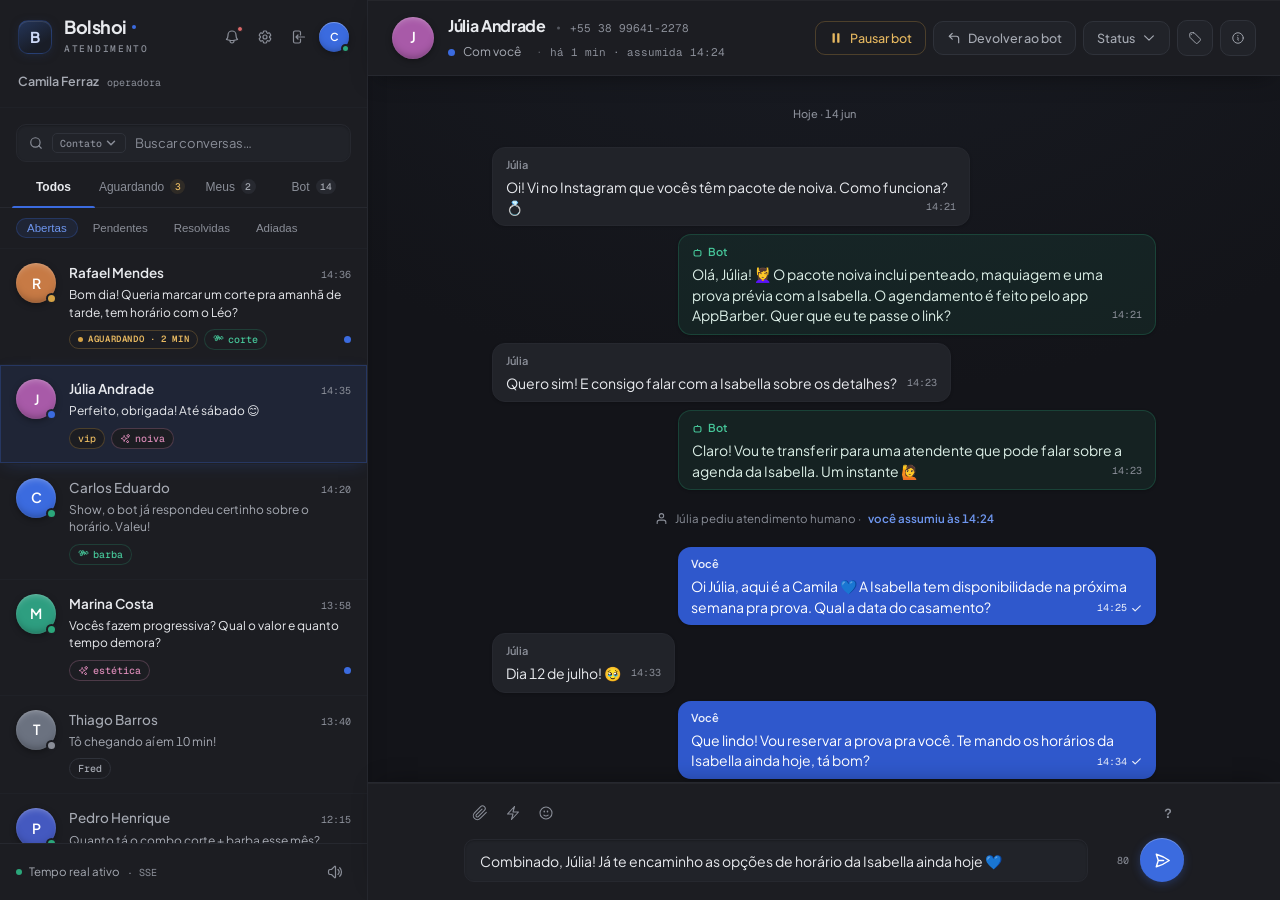
<file: static/admin/_concept.html>
<!DOCTYPE html>
<html lang="pt-BR" data-theme="dark">
<head>
<meta charset="UTF-8">
<meta name="viewport" content="width=device-width, initial-scale=1">
<title>Bolshoi · Atendimento — Concept (Minimal)</title>

<!--
  ════════════════════════════════════════════════════════════════════════
  CONCEPT MOCKUP — "Bolshoi · Minimal"
  Standalone, self-contained, sample data only. NO backend wiring.
  Direction: refined minimalism, modern, faithful to the CURRENT system.
    · Plus Jakarta Sans + Geist Mono (the stack already in production)
    · monochrome charcoal + a single electric-blue accent
    · flat surfaces, hairline borders, generous negative space
    · quiet motion — meaningful signals only (live SSE pulse)
  The expressive "Night Console" variant lives in _concept-console.html.
  ════════════════════════════════════════════════════════════════════════
-->

<link rel="preconnect" href="https://fonts.googleapis.com">
<link rel="preconnect" href="https://fonts.gstatic.com" crossorigin>
<link href="https://fonts.googleapis.com/css2?family=Plus+Jakarta+Sans:wght@400;500;600;700&family=Geist+Mono:wght@400;500;600&display=swap" rel="stylesheet">

<style>
/* ══════════════════════════════════════════════════════════════════════
   TOKENS — calm charcoal ramp (neighbours the production palette) + 1 accent
   ══════════════════════════════════════════════════════════════════════ */
:root {
  --body: 'Plus Jakarta Sans', system-ui, sans-serif;
  --mono: 'Geist Mono', ui-monospace, 'SF Mono', monospace;

  --bg:        #15161A;   /* app base    — matches production */
  --surface:   #1C1D22;   /* side panels — matches production */
  --surface-2: #212329;   /* cards / inputs */
  --raise:     #272930;   /* hover */
  --chat:      #131419;   /* chat canvas — a touch deeper for calm contrast */

  --line:      #26282F;   /* hairline */
  --line-soft: #1F2127;   /* near-invisible divider */
  --line-mut:  #2F323A;   /* stronger hairline */

  /* Gray ramp tuned so every step used for TEXT clears WCAG AA (≥4.5:1)
     on the darkest surface it lands on. --t4 is non-text only (separators). */
  --t1: #E8EAEE;  /* primary   — ~13:1 */
  --t2: #A6AAB3;  /* secondary — ~6.8:1 */
  --t3: #8A8E98;  /* muted     — ~4.8:1 (floor for readable text) */
  --t4: #54575F;  /* faint     — separators / dividers ONLY, never text */

  /* Single accent — electric blue (exact production hue) */
  --acc:      #3B6BDF;
  --acc-deep: #2F58CC;   /* one step darker — for white-text fills (você bubble) so body + timestamp clear AA */
  --acc-text: #6E96EE;   /* brighter for small text/icons on dark */
  --acc-tint: rgba(59,107,223,0.10);
  --acc-line: rgba(59,107,223,0.26);

  /* Quiet semantics */
  --green:      #2BA77B;
  --green-text: #46C699;
  --green-tint: rgba(43,167,123,0.10);
  --green-line: rgba(43,167,123,0.24);
  --amber:      #D6A346;
  --amber-text: #E6B860;
  --amber-tint: rgba(214,163,70,0.11);
  --amber-line: rgba(214,163,70,0.26);
  --red:        #DB6868;

  --r:    10px;   /* one consistent radius */
  --r-sm: 7px;
  --r-full: 999px;

  /* Motion — durations by purpose + a single ease-out curve (no bounce/elastic) */
  --dur-1: 90ms;    /* press / instant feedback (<100ms feels instant) */
  --dur-2: 150ms;   /* hover, color, fades */
  --dur-3: 240ms;   /* selection slide, larger state changes */
  --ease-out: cubic-bezier(.22, 1, .36, 1);  /* ease-out-quint */
  --ease: var(--ease-out);  /* alias — used by the bubIn keyframe */
}

/* ── reset / base ───────────────────────────────────────────────────── */
* { box-sizing: border-box; margin: 0; padding: 0; }
::selection { background: var(--acc-tint); color: var(--t1); }

/* Keyboard focus — visible on every interactive element (WCAG 2.4.7) */
:focus-visible { outline: 2px solid var(--acc); outline-offset: 2px; border-radius: 8px; }
input:focus-visible, textarea:focus-visible { outline: none; }  /* these signal focus via ring below */

html, body { height: 100%; }
body {
  font-family: var(--body);
  background: var(--bg);
  color: var(--t1);
  line-height: 1.5;
  font-variant-numeric: lining-nums tabular-nums;
  -webkit-font-smoothing: antialiased;
  overflow: hidden;
}
h1,h2,h3,h4 { font-weight: 600; letter-spacing: -.01em; line-height: 1.2; }
.mono { font-family: var(--mono); }
.eyebrow {
  font-family: var(--mono); font-size: 9.5px; font-weight: 500;
  letter-spacing: .18em; text-transform: uppercase; color: var(--t3);
}

#shell { display: grid; grid-template-columns: 368px 1fr; height: 100vh; }

.scroll::-webkit-scrollbar { width: 8px; }
.scroll::-webkit-scrollbar-thumb { background: var(--line-mut); border-radius: 99px; border: 2px solid transparent; background-clip: padding-box; }
.scroll::-webkit-scrollbar-thumb:hover { background: #3a3d46; background-clip: padding-box; }
.scroll::-webkit-scrollbar-track { background: transparent; }

/* ══════════════════════════════════════════════════════════════════════
   SIDEBAR
   ══════════════════════════════════════════════════════════════════════ */
#side {
  display: flex; flex-direction: column; min-height: 0;
  background: var(--surface);
  border-right: 1px solid var(--line);
  position: relative; z-index: 1;
  box-shadow: 2px 0 18px -10px rgba(0,0,0,.5);
}

/* brand */
.brandbar { display: flex; align-items: center; gap: 12px; padding: 18px 18px 16px; }
.glyph {
  width: 34px; height: 34px; border-radius: 10px; flex-shrink: 0;
  border: 1px solid var(--acc-line);
  background: linear-gradient(150deg, #243559 0%, #191d27 72%);
  display: grid; place-items: center;
  font-weight: 700; font-size: 15px; color: #cdd9f7;
  box-shadow: inset 0 1px 0 rgba(255,255,255,.10), 0 2px 10px -2px rgba(36,53,89,.55);
}
.brand-words { flex: 1; min-width: 0; }
.brand-name {
  font-size: 18px; font-weight: 700; letter-spacing: -.025em; color: var(--t1); line-height: 1;
  display: flex; align-items: center; gap: 5px;
}
.brand-name i { width: 4px; height: 4px; border-radius: 50%; background: var(--acc); display: inline-block; }
.brand-sub { margin-top: 6px; }

.ico-row { display: flex; align-items: center; gap: 1px; }
.ico {
  position: relative; width: 32px; height: 32px; border-radius: 8px;
  display: grid; place-items: center; cursor: pointer;
  color: var(--t3); background: transparent; border: none;
  transition: background var(--dur-2) var(--ease-out), color var(--dur-2) var(--ease-out), transform var(--dur-1) var(--ease-out);
}
.ico:hover { background: var(--raise); color: var(--t1); }
.ico:active { transform: scale(.9); background: var(--line-mut); }
.ico svg { width: 16px; height: 16px; }
.ico .badge-dot { position: absolute; top: 5px; right: 5px; width: 6px; height: 6px; border-radius: 50%; background: var(--red); border: 1.5px solid var(--surface); }
.op-avatar {
  width: 30px; height: 30px; border-radius: 50%; flex-shrink: 0; margin-left: 4px;
  display: grid; place-items: center; font-weight: 600; font-size: 11px; color: #fff;
  background: var(--acc); position: relative; cursor: pointer;
  box-shadow: inset 0 1px 0 rgba(255,255,255,.3), inset 0 -5px 8px -5px rgba(0,0,0,.35), 0 2px 6px rgba(0,0,0,.3);
}
.op-avatar .presence { position: absolute; bottom: -1px; right: -1px; width: 9px; height: 9px; border-radius: 50%; background: var(--green); border: 2px solid var(--surface); }

/* operator line */
.op-line { display: flex; align-items: baseline; gap: 8px; padding: 0 18px 16px; border-bottom: 1px solid var(--line-soft); }
.op-line .who { font-size: 12.5px; font-weight: 600; color: var(--t2); }
.op-line .role { font-family: var(--mono); font-size: 10px; color: var(--t3); }

/* search */
.search-row { padding: 16px 16px 6px; }
.search {
  display: flex; align-items: center; gap: 9px; height: 38px; padding: 0 12px;
  background: var(--surface-2); border: 1px solid var(--line); border-radius: var(--r);
  box-shadow: inset 0 1px 2px rgba(0,0,0,.22);
  transition: border-color var(--dur-2) var(--ease-out), box-shadow var(--dur-2) var(--ease-out);
}
.search:focus-within { border-color: var(--acc-line); box-shadow: inset 0 1px 2px rgba(0,0,0,.22), 0 0 0 3px var(--acc-tint); }
.search svg { width: 14px; height: 14px; color: var(--t3); flex-shrink: 0; }
.search .mode { font-family: var(--mono); font-size: 10px; font-weight: 500; color: var(--t3); background: transparent; border: 1px solid var(--line-mut); border-radius: 5px; padding: 2px 7px; cursor: pointer; flex-shrink: 0; white-space: nowrap; transition: background var(--dur-2) var(--ease-out), color var(--dur-2) var(--ease-out), transform var(--dur-1) var(--ease-out); }
.search .mode:hover { background: var(--raise); color: var(--t2); }
.search .mode:active { transform: scale(.94); background: var(--line-mut); }
.search input { flex: 1; min-width: 0; background: none; border: none; outline: none; color: var(--t1); font-size: 13px; font-family: var(--body); }
.search input::placeholder { color: var(--t3); }

/* filter tabs — plain text + 2px underline (the per-state counts live in the tab badges,
   replacing the old hero-metric number grid) */
.tabs { position: relative; display: flex; padding: 0 12px; border-bottom: 1px solid var(--line); }
.tab {
  position: relative; flex: 1; padding: 11px 4px 13px; border: none; background: none;
  font-size: 12px; font-weight: 500; color: var(--t3); cursor: pointer;
  transition: color var(--dur-2) var(--ease-out), background var(--dur-1) var(--ease-out);
  display: inline-flex; align-items: center; justify-content: center; gap: 6px;
}
.tab:hover { color: var(--t2); }
.tab:active { background: var(--surface-2); }
.tab.on { color: var(--t1); font-weight: 600; }
.tab .cnt { font-family: var(--mono); font-size: 9.5px; min-width: 15px; height: 15px; padding: 0 4px; border-radius: 99px; background: var(--raise); color: var(--t2); display: inline-grid; place-items: center; transition: background var(--dur-2) var(--ease-out), color var(--dur-2) var(--ease-out); }
.tab.on .cnt { background: var(--acc-tint); color: var(--acc-text); }
.tab[data-f="aguardando"]:not(.on) .cnt { background: var(--amber-tint); color: var(--amber-text); }
.tab-ink { position: absolute; bottom: -1px; height: 2px; background: var(--acc); border-radius: 2px 2px 0 0; transition: left var(--dur-3) var(--ease-out), width var(--dur-3) var(--ease-out); }

/* status chips */
.statusrow { display: flex; align-items: center; gap: 4px; padding: 10px 16px; border-bottom: 1px solid var(--line-soft); }
.statusrow .lbl { font-size: 11px; color: var(--t3); margin-right: 4px; }
.chip { font-size: 11.5px; font-weight: 500; padding: 3px 10px; border-radius: var(--r-full); background: transparent; color: var(--t3); border: 1px solid transparent; cursor: pointer; transition: color var(--dur-2) var(--ease-out), background var(--dur-2) var(--ease-out), border-color var(--dur-2) var(--ease-out), transform var(--dur-1) var(--ease-out); }
.chip:hover { color: var(--t1); background: var(--surface-2); }
.chip:active { transform: scale(.95); }
/* selected reads as the accent — consistent with active tab/conversation */
.chip.on { color: var(--acc-text); background: var(--acc-tint); border-color: var(--acc-line); }
.chip.on:hover { color: var(--acc-text); background: var(--acc-tint); }

/* conversation list */
.conv-list { flex: 1; min-height: 0; overflow-y: auto; }
.conv { position: relative; display: flex; gap: 13px; padding: 14px 16px; cursor: pointer; border-bottom: 1px solid var(--line-soft); transition: background var(--dur-2) var(--ease-out), box-shadow var(--dur-2) var(--ease-out); }
.conv:hover { background: var(--surface-2); }
.conv:active { background: var(--raise); }
/* Selected row: distinct accent-tinted fill + full hairline ring (no side-stripe) */
.conv.active { background: var(--acc-tint); box-shadow: inset 0 0 0 1px var(--acc-line), 0 4px 16px -5px rgba(59,107,223,.26); }

.av { position: relative; width: 40px; height: 40px; border-radius: 50%; flex-shrink: 0; display: grid; place-items: center; font-weight: 600; font-size: 14px; color: #fff; box-shadow: inset 0 6px 9px -7px rgba(255,255,255,.45), inset 0 -7px 9px -6px rgba(0,0,0,.34), inset 0 0 0 1px rgba(255,255,255,.06), 0 2px 6px rgba(0,0,0,.34); }
/* dot-only status indicator — no glyph; color + title/aria-label carry meaning,
   reinforced by the row's wait-pill (actionable) and the thread header on open */
.av-badge { position: absolute; bottom: -1px; right: -1px; width: 11px; height: 11px; border-radius: 50%; border: 2.5px solid var(--surface); }
.av-badge.bot { background: var(--green); }
.av-badge.wait { background: var(--amber); }
.av-badge.human { background: var(--acc); }
.av-badge.other { background: var(--t3); }
.av-badge.done { background: var(--t4); }
.conv.active .av-badge { border-color: #1F2535; }  /* matches acc-tint over surface */

.conv-body { flex: 1; min-width: 0; }
.conv-top { display: flex; align-items: baseline; gap: 8px; }
.conv-name { font-size: 13.5px; font-weight: 600; color: var(--t1); white-space: nowrap; overflow: hidden; text-overflow: ellipsis; flex: 1; }
.conv-time { font-family: var(--mono); font-size: 10px; color: var(--t3); flex-shrink: 0; }
.conv:not(.unread) .conv-name { font-weight: 500; color: var(--t2); }
.conv-preview { font-size: 12px; color: var(--t2); margin-top: 3px; line-height: 1.45; display: -webkit-box; -webkit-line-clamp: 2; -webkit-box-orient: vertical; overflow: hidden; }
.conv.unread .conv-preview { color: var(--t1); }
.conv-meta { display: flex; align-items: center; gap: 6px; margin-top: 8px; }
.tag { font-family: var(--mono); font-size: 10px; font-weight: 500; padding: 2px 8px; border-radius: var(--r-full); display: inline-flex; align-items: center; gap: 4px; background: var(--surface); color: var(--t2); border: 1px solid var(--line-mut); }
.tag.vip   { color: var(--amber-text); border-color: var(--amber-line); }
.tag.green { color: var(--green-text); border-color: var(--green-line); }
.tag.pink  { color: #D98AB6; border-color: rgba(217,138,182,.26); }
.tag svg { width: 11px; height: 11px; flex-shrink: 0; }
.wait-pill { font-family: var(--mono); font-size: 9px; font-weight: 600; letter-spacing: .07em; text-transform: uppercase; padding: 2px 8px; border-radius: var(--r-full); background: transparent; color: var(--amber-text); border: 1px solid var(--amber-line); display: inline-flex; align-items: center; gap: 5px; }
.wait-pill .blink { width: 5px; height: 5px; border-radius: 50%; background: var(--amber); animation: pulseDot 1.8s ease-in-out infinite; }
.unread-dot { width: 7px; height: 7px; border-radius: 50%; background: var(--acc); flex-shrink: 0; margin-left: auto; }

/* footer */
.side-foot { display: flex; align-items: center; gap: 9px; padding: 12px 16px; border-top: 1px solid var(--line); flex-shrink: 0; }
.side-foot .conn { flex: 1; display: flex; align-items: center; gap: 7px; font-size: 11.5px; color: var(--t2); }
.conn .dot { width: 6px; height: 6px; border-radius: 50%; background: var(--green); animation: livePulse 2.6s ease-out infinite; }
.conn .mono { font-family: var(--mono); font-size: 10px; color: var(--t3); }

/* ══════════════════════════════════════════════════════════════════════
   CHAT
   ══════════════════════════════════════════════════════════════════════ */
#chat { display: flex; flex-direction: column; min-height: 0;
  background: radial-gradient(130% 90% at 50% -10%, #191c24 0%, var(--chat) 60%); }

/* thread header — floats above the canvas */
.thead { display: grid; grid-template-columns: auto 1fr auto; align-items: center; gap: 14px; padding: 14px 24px; background: var(--surface); border-bottom: 1px solid var(--line); position: relative; z-index: 2; box-shadow: inset 0 1px 0 rgba(255,255,255,.04), 0 8px 24px -10px rgba(0,0,0,.5); }
.thead-id { display: flex; flex-direction: column; gap: 5px; min-width: 0; }
.thead-id .row1 { display: flex; align-items: baseline; gap: 11px; }
.thead-name { font-size: 16px; font-weight: 700; letter-spacing: -.02em; color: var(--t1); }
.thead-phone { font-family: var(--mono); font-size: 11px; color: var(--t3); position: relative; padding-left: 13px; }
.thead-phone::before { content: ''; position: absolute; left: 0; top: 50%; transform: translateY(-50%); width: 3px; height: 3px; border-radius: 50%; background: var(--t4); }
.thead-status { display: flex; align-items: center; gap: 8px; }
.st-dot { width: 7px; height: 7px; border-radius: 50%; flex-shrink: 0; background: var(--acc); }
.st-dot.live { animation: livePulse 2.8s ease-out infinite; }
.thead-status .txt { font-size: 12px; color: var(--t2); }
.thead-status .time { font-family: var(--mono); font-size: 11px; color: var(--t3); }
.thead-status .time::before { content: '·'; margin: 0 7px; color: var(--t4); }

.thead-actions { display: flex; align-items: center; gap: 7px; }
.btn { font-family: var(--body); font-size: 12.5px; font-weight: 500; cursor: pointer; border-radius: var(--r); padding: 8px 13px; border: 1px solid var(--line-mut); background: var(--surface-2); color: var(--t2); display: inline-flex; align-items: center; gap: 7px; white-space: nowrap; transition: background var(--dur-2) var(--ease-out), color var(--dur-2) var(--ease-out), border-color var(--dur-2) var(--ease-out), transform var(--dur-1) var(--ease-out); }
.btn:hover { background: var(--raise); color: var(--t1); border-color: var(--t4); }
.btn:active { transform: scale(.975); background: var(--line-mut); }
.btn svg { width: 14px; height: 14px; }
.btn-warn { color: var(--amber-text); border-color: var(--amber-line); background: transparent; }
.btn-warn:hover { background: var(--amber-tint); color: var(--amber-text); }
.btn-icon { width: 36px; height: 36px; padding: 0; justify-content: center; }

/* messages */
.msgs { flex: 1; min-height: 0; overflow-y: auto; padding: 24px 0 10px; }
.msgs-inner { max-width: 720px; width: 100%; margin: 0 auto; padding: 0 28px; display: flex; flex-direction: column; gap: 8px; }
.daydiv { display: flex; align-items: center; justify-content: center; margin: 6px 0 16px; }
.daydiv span { font-size: 11px; font-weight: 500; color: var(--t3); }
.sys { align-self: center; text-align: center; font-size: 11.5px; color: var(--t3); margin: 12px 0; display: inline-flex; align-items: center; gap: 7px; }
.sys svg { width: 13px; height: 13px; color: var(--t3); }
.sys b { color: var(--acc-text); font-weight: 600; }

.bub { position: relative; max-width: 72%; padding: 9px 13px 8px; border-radius: 13px; font-size: 14px; line-height: 1.46; text-wrap: pretty; box-shadow: 0 1px 3px rgba(0,0,0,.2); }
.bub.is-new { animation: bubIn .26s var(--ease) both; }  /* entrance for newly-arrived messages only */
.bub .lab { font-size: 11px; font-weight: 600; margin-bottom: 4px; display: flex; align-items: center; gap: 5px; }
.bub .lab svg { width: 11px; height: 11px; }
.bub .meta { font-family: var(--mono); font-size: 10px; float: right; margin: 5px 0 0 10px; line-height: 1; display: inline-flex; align-items: center; gap: 3px; }

/* incoming — neutral surface, left */
.bub.in { align-self: flex-start; background: var(--surface-2); color: var(--t1); border: 1px solid var(--line); }
.bub.in .lab { color: var(--t3); }
.bub.in .meta { color: var(--t3); }

/* bot — quiet green-tinted surface, right */
.bub.bot { align-self: flex-end; background: var(--green-tint); color: #DCEFE7; border: 1px solid var(--green-line); }
.bub.bot .lab { color: var(--green-text); }
.bub.bot .meta { color: var(--t3); }

/* você — the single accent moment: flat solid blue, right */
.bub.you { align-self: flex-end; background: var(--acc-deep); color: #fff; }
.bub.you .lab { color: rgba(255,255,255,.9); }
.bub.you .meta { color: rgba(255,255,255,.9); }
.tick { width: 13px; height: 13px; }

/* composer */
.composer { flex-shrink: 0; padding: 14px 24px 18px; background: var(--surface); border-top: 1px solid var(--line); position: relative; z-index: 2; box-shadow: inset 0 1px 0 rgba(255,255,255,.035), 0 -8px 24px -12px rgba(0,0,0,.45); }
.composer-inner { max-width: 720px; margin: 0 auto; }
.ctools { display: flex; align-items: center; gap: 1px; margin-bottom: 9px; }
.ctool { width: 32px; height: 32px; border-radius: 8px; border: none; background: transparent; color: var(--t3); cursor: pointer; display: grid; place-items: center; transition: background var(--dur-2) var(--ease-out), color var(--dur-2) var(--ease-out), transform var(--dur-1) var(--ease-out); }
.ctool:hover { background: var(--surface-2); color: var(--t1); }
.ctool:active { transform: scale(.9); background: var(--raise); }
.ctool svg { width: 16px; height: 16px; }
.ctools .sp { flex: 1; }
.ctool.help { font-family: var(--mono); font-weight: 600; font-size: 13px; }

.cinput { display: flex; align-items: flex-end; gap: 11px; }
.field { flex: 1; background: var(--surface-2); border: 1px solid var(--line); border-radius: var(--r); padding: 11px 15px; color: var(--t1); font-family: var(--body); font-size: 14px; line-height: 1.5; resize: none; outline: none; max-height: 120px; overflow-y: hidden; box-shadow: inset 0 1px 2px rgba(0,0,0,.22); transition: border-color var(--dur-2) var(--ease-out), box-shadow var(--dur-2) var(--ease-out); }
.field:focus { border-color: var(--acc-line); box-shadow: inset 0 1px 2px rgba(0,0,0,.22), 0 0 0 3px var(--acc-tint); }
.field::placeholder { color: var(--t3); }
.charc { font-family: var(--mono); font-size: 10px; color: var(--t3); align-self: center; min-width: 30px; text-align: right; }
.send { width: 44px; height: 44px; border-radius: 50%; border: none; flex-shrink: 0; cursor: pointer; display: grid; place-items: center; color: var(--t3); background: var(--surface-2); transition: background var(--dur-2) var(--ease-out), color var(--dur-2) var(--ease-out), transform var(--dur-1) var(--ease-out), box-shadow var(--dur-2) var(--ease-out); }
.send svg { width: 17px; height: 17px; transition: transform var(--dur-2) var(--ease-out); }
/* charged (has text): the one moment the primary accent + a soft glow appear */
.send.on { background: var(--acc); color: #fff; box-shadow: inset 0 1px 0 rgba(255,255,255,.25), 0 2px 10px rgba(59,107,223,.32); }
.send.on:hover { background: #4a78e8; transform: translateY(-1px); box-shadow: 0 5px 16px rgba(59,107,223,.42); }
.send.on:hover svg { transform: translateX(1px); }
.send:active { transform: scale(.9); }
.send.on:active { transform: scale(.9) translateY(0); box-shadow: 0 2px 8px rgba(59,107,223,.3); }

/* ── keyframes (sparse, meaningful) ─────────────────────────────────── */
@keyframes livePulse { 0% { box-shadow: 0 0 0 0 rgba(43,167,123,.40); } 65% { box-shadow: 0 0 0 4px rgba(43,167,123,0); } 100% { box-shadow: 0 0 0 0 rgba(43,167,123,0); } }
/* smooth breathing dot — replaces the old hard steps() blink */
@keyframes pulseDot { 0%,100% { opacity: 1; transform: scale(1); } 50% { opacity: .4; transform: scale(.66); } }
@keyframes bubIn { from { opacity: 0; transform: translateY(5px); } to { opacity: 1; transform: none; } }
/* Product UI loads straight into the task — no orchestrated page-load.
   The only motion is state feedback: hover, focus, send-charge, the live
   SSE pulse, and bubble entrance for genuinely new messages (.is-new). */
@media (prefers-reduced-motion: reduce) { *, *::before, *::after { animation: none !important; transition-duration: .01ms !important; } }
</style>
</head>

<body>
<div id="shell">

  <!-- ════════════ SIDEBAR ════════════ -->
  <aside id="side">

    <div class="brandbar">
      <div class="glyph">B</div>
      <div class="brand-words">
        <div class="brand-name">Bolshoi <i></i></div>
        <div class="brand-sub eyebrow">Atendimento</div>
      </div>
      <div class="ico-row">
        <button class="ico" title="Menções"><span class="badge-dot"></span>
          <svg fill="none" viewBox="0 0 24 24" stroke-width="1.8" stroke="currentColor"><path stroke-linecap="round" stroke-linejoin="round" d="M14.857 17.082a23.848 23.848 0 0 0 5.454-1.31A8.967 8.967 0 0 1 18 9.75V9A6 6 0 0 0 6 9v.75a8.967 8.967 0 0 1-2.312 6.022c1.733.64 3.56 1.085 5.455 1.31m5.714 0a24.255 24.255 0 0 1-5.714 0m5.714 0a3 3 0 1 1-5.714 0"/></svg>
        </button>
        <button class="ico" title="Configurações">
          <svg fill="none" viewBox="0 0 24 24" stroke-width="1.8" stroke="currentColor"><path stroke-linecap="round" stroke-linejoin="round" d="M9.594 3.94c.09-.542.56-.94 1.11-.94h2.593c.55 0 1.02.398 1.11.94l.213 1.281c.063.374.313.686.645.87.074.04.147.083.22.127.325.196.72.257 1.075.124l1.217-.456a1.125 1.125 0 0 1 1.37.49l1.296 2.247a1.125 1.125 0 0 1-.26 1.431l-1.003.827c-.293.241-.438.613-.43.992a7.723 7.723 0 0 1 0 .255c-.008.378.137.75.43.991l1.004.827c.424.35.534.955.26 1.43l-1.298 2.247a1.125 1.125 0 0 1-1.369.491l-1.217-.456c-.355-.133-.75-.072-1.076.124a6.47 6.47 0 0 1-.22.128c-.331.183-.581.495-.644.869l-.213 1.281c-.09.543-.56.94-1.11.94h-2.594c-.55 0-1.019-.398-1.11-.94l-.213-1.281c-.062-.374-.312-.686-.644-.87a6.52 6.52 0 0 1-.22-.127c-.325-.196-.72-.257-1.076-.124l-1.217.456a1.125 1.125 0 0 1-1.369-.49l-1.297-2.247a1.125 1.125 0 0 1 .26-1.431l1.004-.827c.292-.24.437-.613.43-.991a6.932 6.932 0 0 1 0-.255c.007-.38-.138-.751-.43-.992l-1.004-.827a1.125 1.125 0 0 1-.26-1.43l1.297-2.247a1.125 1.125 0 0 1 1.37-.491l1.216.456c.356.133.751.072 1.076-.124.072-.044.146-.086.22-.128.332-.183.582-.495.644-.869l.214-1.28Z"/><path stroke-linecap="round" stroke-linejoin="round" d="M15 12a3 3 0 1 1-6 0 3 3 0 0 1 6 0Z"/></svg>
        </button>
        <button class="ico" title="Sair">
          <svg fill="none" viewBox="0 0 24 24" stroke-width="1.8" stroke="currentColor"><path stroke-linecap="round" stroke-linejoin="round" d="M15.75 9V5.25A2.25 2.25 0 0 0 13.5 3h-6a2.25 2.25 0 0 0-2.25 2.25v13.5A2.25 2.25 0 0 0 7.5 21h6a2.25 2.25 0 0 0 2.25-2.25V15M12 9l-3 3m0 0 3 3m-3-3h12.75"/></svg>
        </button>
        <div class="op-avatar" title="Camila Ferraz">C<span class="presence"></span></div>
      </div>
    </div>

    <div class="op-line">
      <span class="who">Camila Ferraz</span>
      <span class="role mono">operadora</span>
    </div>

    <div class="search-row">
      <div class="search">
        <svg viewBox="0 0 24 24" fill="none" stroke="currentColor" stroke-width="2" stroke-linecap="round"><circle cx="11" cy="11" r="8"/><line x1="21" y1="21" x2="16.65" y2="16.65"/></svg>
        <button class="mode" style="display:inline-flex;align-items:center;gap:2px;">Contato<svg viewBox="0 0 24 24" fill="none" stroke="currentColor" stroke-width="2.5" stroke-linecap="round" stroke-linejoin="round" width="9" height="9" style="flex-shrink:0;" aria-hidden="true"><path d="m6 9 6 6 6-6"/></svg></button>
        <input type="text" placeholder="Buscar conversas…">
      </div>
    </div>

    <div class="tabs" id="tabs">
      <button class="tab on" data-f="todas">Todos</button>
      <button class="tab" data-f="aguardando">Aguardando <span class="cnt">3</span></button>
      <button class="tab" data-f="meus">Meus <span class="cnt">2</span></button>
      <button class="tab" data-f="bot">Bot <span class="cnt">14</span></button>
      <span class="tab-ink"></span>
    </div>

    <div class="statusrow">
      <button class="chip on">Abertas</button>
      <button class="chip">Pendentes</button>
      <button class="chip">Resolvidas</button>
      <button class="chip">Adiadas</button>
    </div>

    <div class="conv-list scroll" id="conv-list">

      <div class="conv unread">
        <div class="av" style="background:#C77A45">R<span class="av-badge wait" role="img" title="Aguardando atendimento" aria-label="Aguardando atendimento"></span></div>
        <div class="conv-body">
          <div class="conv-top"><span class="conv-name">Rafael Mendes</span><span class="conv-time">14:36</span></div>
          <div class="conv-preview">Bom dia! Queria marcar um corte pra amanhã de tarde, tem horário com o Léo?</div>
          <div class="conv-meta"><span class="wait-pill"><span class="blink"></span>aguardando · 2 min</span><span class="tag green"><svg viewBox="0 0 24 24" fill="none" stroke="currentColor" stroke-width="1.8" stroke-linecap="round" stroke-linejoin="round" aria-hidden="true"><path d="M7.848 8.25l1.536.887M7.848 8.25a3 3 0 1 1-5.196-3 3 3 0 0 1 5.196 3Zm1.536.887a2.165 2.165 0 0 1 1.083 1.768 3.75 3.75 0 0 1-3.75 3.75 1.875 1.875 0 0 1 0-3.75h3.266a1.875 1.875 0 0 0 1.875-1.875l-.625-3.375m4.982 4.232 1.536-.887m-1.536.887a3 3 0 1 0 5.196-3 3 3 0 0 0-5.196 3Zm-1.536-.887a2.165 2.165 0 0 0-1.083-1.768 3.75 3.75 0 0 0-3.75-3.75 1.875 1.875 0 0 0 0 3.75h3.266a1.875 1.875 0 0 1 1.875 1.875l-.625 3.375"/></svg>corte</span><span class="unread-dot"></span></div>
        </div>
      </div>

      <div class="conv unread active">
        <div class="av" style="background:#A85AA8">J<span class="av-badge human" role="img" title="Em atendimento com você" aria-label="Em atendimento com você"></span></div>
        <div class="conv-body">
          <div class="conv-top"><span class="conv-name">Júlia Andrade</span><span class="conv-time">14:35</span></div>
          <div class="conv-preview">Perfeito, obrigada! Até sábado 😊</div>
          <div class="conv-meta"><span class="tag vip">vip</span><span class="tag pink"><svg viewBox="0 0 24 24" fill="none" stroke="currentColor" stroke-width="1.8" stroke-linecap="round" stroke-linejoin="round" aria-hidden="true"><path d="M9.813 15.904 9 18.75l-.813-2.846a4.5 4.5 0 0 0-3.09-3.09L2.25 12l2.846-.813a4.5 4.5 0 0 0 3.09-3.09L9 5.25l.813 2.846a4.5 4.5 0 0 0 3.09 3.09L15.75 12l-2.846.813a4.5 4.5 0 0 0-3.09 3.09ZM18.259 8.715 18 9.75l-.259-1.035a3.375 3.375 0 0 0-2.455-2.456L14.25 6l1.036-.259a3.375 3.375 0 0 0 2.455-2.456L18 2.25l.259 1.035a3.375 3.375 0 0 0 2.456 2.456L21.75 6l-1.035.259a3.375 3.375 0 0 0-2.456 2.456ZM16.894 20.567 16.5 21.75l-.394-1.183a2.25 2.25 0 0 0-1.423-1.423L13.5 18.75l1.183-.394a2.25 2.25 0 0 0 1.423-1.423l.394-1.183.394 1.183a2.25 2.25 0 0 0 1.423 1.423l1.183.394-1.183.394a2.25 2.25 0 0 0-1.423 1.423Z"/></svg>noiva</span></div>
        </div>
      </div>

      <div class="conv">
        <div class="av" style="background:#3B6BDF">C<span class="av-badge bot" role="img" title="Bot ativo" aria-label="Bot ativo"></span></div>
        <div class="conv-body">
          <div class="conv-top"><span class="conv-name">Carlos Eduardo</span><span class="conv-time">14:20</span></div>
          <div class="conv-preview">Show, o bot já respondeu certinho sobre o horário. Valeu!</div>
          <div class="conv-meta"><span class="tag green"><svg viewBox="0 0 24 24" fill="none" stroke="currentColor" stroke-width="1.8" stroke-linecap="round" stroke-linejoin="round" aria-hidden="true"><path d="M7.848 8.25l1.536.887M7.848 8.25a3 3 0 1 1-5.196-3 3 3 0 0 1 5.196 3Zm1.536.887a2.165 2.165 0 0 1 1.083 1.768 3.75 3.75 0 0 1-3.75 3.75 1.875 1.875 0 0 1 0-3.75h3.266a1.875 1.875 0 0 0 1.875-1.875l-.625-3.375m4.982 4.232 1.536-.887m-1.536.887a3 3 0 1 0 5.196-3 3 3 0 0 0-5.196 3Zm-1.536-.887a2.165 2.165 0 0 0-1.083-1.768 3.75 3.75 0 0 0-3.75-3.75 1.875 1.875 0 0 0 0 3.75h3.266a1.875 1.875 0 0 1 1.875 1.875l-.625 3.375"/></svg>barba</span></div>
        </div>
      </div>

      <div class="conv unread">
        <div class="av" style="background:#2E9E80">M<span class="av-badge bot" role="img" title="Bot ativo" aria-label="Bot ativo"></span></div>
        <div class="conv-body">
          <div class="conv-top"><span class="conv-name">Marina Costa</span><span class="conv-time">13:58</span></div>
          <div class="conv-preview">Vocês fazem progressiva? Qual o valor e quanto tempo demora?</div>
          <div class="conv-meta"><span class="tag pink"><svg viewBox="0 0 24 24" fill="none" stroke="currentColor" stroke-width="1.8" stroke-linecap="round" stroke-linejoin="round" aria-hidden="true"><path d="M9.813 15.904 9 18.75l-.813-2.846a4.5 4.5 0 0 0-3.09-3.09L2.25 12l2.846-.813a4.5 4.5 0 0 0 3.09-3.09L9 5.25l.813 2.846a4.5 4.5 0 0 0 3.09 3.09L15.75 12l-2.846.813a4.5 4.5 0 0 0-3.09 3.09ZM18.259 8.715 18 9.75l-.259-1.035a3.375 3.375 0 0 0-2.455-2.456L14.25 6l1.036-.259a3.375 3.375 0 0 0 2.455-2.456L18 2.25l.259 1.035a3.375 3.375 0 0 0 2.456 2.456L21.75 6l-1.035.259a3.375 3.375 0 0 0-2.456 2.456ZM16.894 20.567 16.5 21.75l-.394-1.183a2.25 2.25 0 0 0-1.423-1.423L13.5 18.75l1.183-.394a2.25 2.25 0 0 0 1.423-1.423l.394-1.183.394 1.183a2.25 2.25 0 0 0 1.423 1.423l1.183.394-1.183.394a2.25 2.25 0 0 0-1.423 1.423Z"/></svg>estética</span><span class="unread-dot"></span></div>
        </div>
      </div>

      <div class="conv">
        <div class="av" style="background:#6B7280">T<span class="av-badge other" role="img" title="Atendida por outro operador" aria-label="Atendida por outro operador"></span></div>
        <div class="conv-body">
          <div class="conv-top"><span class="conv-name">Thiago Barros</span><span class="conv-time">13:40</span></div>
          <div class="conv-preview">Tô chegando aí em 10 min!</div>
          <div class="conv-meta"><span class="tag">Fred</span></div>
        </div>
      </div>

      <div class="conv">
        <div class="av" style="background:#4459C0">P<span class="av-badge bot" role="img" title="Bot ativo" aria-label="Bot ativo"></span></div>
        <div class="conv-body">
          <div class="conv-top"><span class="conv-name">Pedro Henrique</span><span class="conv-time">12:15</span></div>
          <div class="conv-preview">Quanto tá o combo corte + barba esse mês?</div>
          <div class="conv-meta"><span class="tag green"><svg viewBox="0 0 24 24" fill="none" stroke="currentColor" stroke-width="1.8" stroke-linecap="round" stroke-linejoin="round" aria-hidden="true"><path d="M7.848 8.25l1.536.887M7.848 8.25a3 3 0 1 1-5.196-3 3 3 0 0 1 5.196 3Zm1.536.887a2.165 2.165 0 0 1 1.083 1.768 3.75 3.75 0 0 1-3.75 3.75 1.875 1.875 0 0 1 0-3.75h3.266a1.875 1.875 0 0 0 1.875-1.875l-.625-3.375m4.982 4.232 1.536-.887m-1.536.887a3 3 0 1 0 5.196-3 3 3 0 0 0-5.196 3Zm-1.536-.887a2.165 2.165 0 0 0-1.083-1.768 3.75 3.75 0 0 0-3.75-3.75 1.875 1.875 0 0 0 0 3.75h3.266a1.875 1.875 0 0 1 1.875 1.875l-.625 3.375"/></svg>combo</span></div>
        </div>
      </div>

      <div class="conv">
        <div class="av" style="background:#565B66">L<span class="av-badge done" role="img" title="Conversa encerrada" aria-label="Conversa encerrada"></span></div>
        <div class="conv-body">
          <div class="conv-top"><span class="conv-name">Lucas Oliveira</span><span class="conv-time">11:50</span></div>
          <div class="conv-preview">Obrigado, resolvido! 👍</div>
          <div class="conv-meta"><span class="tag">resolvida</span></div>
        </div>
      </div>

      <div class="conv">
        <div class="av" style="background:#B98438">A<span class="av-badge bot" role="img" title="Bot ativo" aria-label="Bot ativo"></span></div>
        <div class="conv-body">
          <div class="conv-top"><span class="conv-name">André Souza</span><span class="conv-time">11:30</span></div>
          <div class="conv-preview">Bom dia, qual o horário de funcionamento no sábado?</div>
          <div class="conv-meta"><span class="tag green"><svg viewBox="0 0 24 24" fill="none" stroke="currentColor" stroke-width="1.8" stroke-linecap="round" stroke-linejoin="round" aria-hidden="true"><path d="M7.848 8.25l1.536.887M7.848 8.25a3 3 0 1 1-5.196-3 3 3 0 0 1 5.196 3Zm1.536.887a2.165 2.165 0 0 1 1.083 1.768 3.75 3.75 0 0 1-3.75 3.75 1.875 1.875 0 0 1 0-3.75h3.266a1.875 1.875 0 0 0 1.875-1.875l-.625-3.375m4.982 4.232 1.536-.887m-1.536.887a3 3 0 1 0 5.196-3 3 3 0 0 0-5.196 3Zm-1.536-.887a2.165 2.165 0 0 0-1.083-1.768 3.75 3.75 0 0 0-3.75-3.75 1.875 1.875 0 0 0 0 3.75h3.266a1.875 1.875 0 0 1 1.875 1.875l-.625 3.375"/></svg>corte</span></div>
        </div>
      </div>

    </div>

    <div class="side-foot">
      <div class="conn"><span class="dot"></span> Tempo real ativo <span class="mono">· SSE</span></div>
      <button class="ico" title="Silenciar">
        <svg fill="none" viewBox="0 0 24 24" stroke-width="1.8" stroke="currentColor"><path stroke-linecap="round" stroke-linejoin="round" d="M19.114 5.636a9 9 0 0 1 0 12.728M16.463 8.288a5.25 5.25 0 0 1 0 7.424M6.75 8.25l4.72-4.72a.75.75 0 0 1 1.28.53v15.88a.75.75 0 0 1-1.28.53l-4.72-4.72H4.51c-.88 0-1.704-.507-1.938-1.354A9.009 9.009 0 0 1 2.25 12c0-.83.112-1.633.322-2.396C2.806 8.756 3.63 8.25 4.51 8.25H6.75Z"/></svg>
      </button>
    </div>
  </aside>

  <!-- ════════════ CHAT ════════════ -->
  <main id="chat">

    <header class="thead">
      <div class="av" style="width:42px;height:42px;font-size:15px;background:#A85AA8">J</div>
      <div class="thead-id">
        <div class="row1">
          <span class="thead-name">Júlia Andrade</span>
          <span class="thead-phone mono">+55 38 99641-2278</span>
        </div>
        <div class="thead-status">
          <span class="st-dot live"></span>
          <span class="txt">Com você</span>
          <span class="time mono">há 1 min · assumida 14:24</span>
        </div>
      </div>
      <div class="thead-actions">
        <button class="btn btn-warn" title="Silencia o bot nesta conversa. Você assume o atendimento. Use 'Devolver ao bot' quando terminar.">
          <svg viewBox="0 0 24 24" fill="currentColor"><rect x="6" y="4" width="4" height="16" rx="1"/><rect x="14" y="4" width="4" height="16" rx="1"/></svg>
          Pausar bot
        </button>
        <button class="btn">
          <svg viewBox="0 0 24 24" fill="none" stroke="currentColor" stroke-width="2" stroke-linecap="round" stroke-linejoin="round"><polyline points="9 14 4 9 9 4"/><path d="M20 20v-7a4 4 0 0 0-4-4H4"/></svg>
          Devolver ao bot
        </button>
        <button class="btn">Status <svg viewBox="0 0 24 24" fill="none" stroke="currentColor" stroke-width="2"><path stroke-linecap="round" stroke-linejoin="round" d="M19.5 8.25l-7.5 7.5-7.5-7.5"/></svg></button>
        <button class="btn btn-icon" title="Etiquetar">
          <svg viewBox="0 0 24 24" fill="none" stroke="currentColor" stroke-width="1.6"><path stroke-linecap="round" stroke-linejoin="round" d="M9.568 3H5.25A2.25 2.25 0 0 0 3 5.25v4.318c0 .597.237 1.17.659 1.591l9.581 9.581c.699.699 1.78.872 2.607.33a18.095 18.095 0 0 0 5.223-5.223c.542-.827.369-1.908-.33-2.607L11.16 3.66A2.25 2.25 0 0 0 9.568 3Z"/><path stroke-linecap="round" stroke-linejoin="round" d="M6 6h.008v.008H6V6Z"/></svg>
        </button>
        <button class="btn btn-icon" title="Informações do cliente">
          <svg viewBox="0 0 24 24" fill="none" stroke="currentColor" stroke-width="1.6"><path stroke-linecap="round" stroke-linejoin="round" d="m11.25 11.25.041-.02a.75.75 0 0 1 1.063.852l-.708 2.836a.75.75 0 0 0 1.063.853l.041-.021M21 12a9 9 0 1 1-18 0 9 9 0 0 1 18 0Zm-9-3.75h.008v.008H12V8.25Z"/></svg>
        </button>
      </div>
    </header>

    <div class="msgs scroll">
      <div class="msgs-inner">

        <div class="daydiv"><span>Hoje · 14 jun</span></div>

        <div class="bub in">
          <div class="lab">Júlia</div>
          Oi! Vi no Instagram que vocês têm pacote de noiva. Como funciona? 💍
          <span class="meta">14:21</span>
        </div>

        <div class="bub bot">
          <div class="lab"><svg viewBox="0 0 16 16" fill="none" stroke="currentColor" stroke-width="1.6"><rect x="3" y="5" width="10" height="8" rx="2"/><path d="M8 5V3"/></svg>Bot</div>
          Olá, Júlia! 💆‍♀️ O pacote noiva inclui penteado, maquiagem e uma prova prévia com a Isabella. O agendamento é feito pelo app AppBarber. Quer que eu te passe o link?
          <span class="meta">14:21</span>
        </div>

        <div class="bub in">
          <div class="lab">Júlia</div>
          Quero sim! E consigo falar com a Isabella sobre os detalhes?
          <span class="meta">14:23</span>
        </div>

        <div class="bub bot">
          <div class="lab"><svg viewBox="0 0 16 16" fill="none" stroke="currentColor" stroke-width="1.6"><rect x="3" y="5" width="10" height="8" rx="2"/><path d="M8 5V3"/></svg>Bot</div>
          Claro! Vou te transferir para uma atendente que pode falar sobre a agenda da Isabella. Um instante 🙋
          <span class="meta">14:23</span>
        </div>

        <div class="sys">
          <svg viewBox="0 0 24 24" fill="none" stroke="currentColor" stroke-width="2" stroke-linecap="round" stroke-linejoin="round"><path d="M20 21v-2a4 4 0 0 0-4-4H8a4 4 0 0 0-4 4v2"/><circle cx="12" cy="7" r="4"/></svg>
          Júlia pediu atendimento humano · <b>você assumiu às 14:24</b>
        </div>

        <div class="bub you">
          <div class="lab">Você</div>
          Oi Júlia, aqui é a Camila 💙 A Isabella tem disponibilidade na próxima semana pra prova. Qual a data do casamento?
          <span class="meta">14:25 <svg class="tick" viewBox="0 0 24 24" fill="none" stroke="currentColor" stroke-width="2"><path stroke-linecap="round" stroke-linejoin="round" d="M5 12l4.5 4.5L19 7"/></svg></span>
        </div>

        <div class="bub in">
          <div class="lab">Júlia</div>
          Dia 12 de julho! 🥹
          <span class="meta">14:33</span>
        </div>

        <div class="bub you">
          <div class="lab">Você</div>
          Que lindo! Vou reservar a prova pra você. Te mando os horários da Isabella ainda hoje, tá bom?
          <span class="meta">14:34 <svg class="tick" viewBox="0 0 24 24" fill="none" stroke="currentColor" stroke-width="2"><path stroke-linecap="round" stroke-linejoin="round" d="M5 12l4.5 4.5L19 7"/></svg></span>
        </div>

        <div class="bub in">
          <div class="lab">Júlia</div>
          Perfeito, obrigada! Até sábado 😊
          <span class="meta">14:35</span>
        </div>

      </div>
    </div>

    <div class="composer">
      <div class="composer-inner">
        <div class="ctools">
          <button class="ctool" title="Anexar"><svg fill="none" viewBox="0 0 24 24" stroke-width="1.6" stroke="currentColor"><path stroke-linecap="round" stroke-linejoin="round" d="M21.44 11.05l-9.19 9.19a6 6 0 0 1-8.49-8.49l9.19-9.19a4 4 0 0 1 5.66 5.66l-9.2 9.19a2 2 0 0 1-2.83-2.83l8.49-8.48"/></svg></button>
          <button class="ctool" title="Respostas rápidas ( / )"><svg fill="none" viewBox="0 0 24 24" stroke-width="1.6" stroke="currentColor"><path stroke-linecap="round" stroke-linejoin="round" d="m3.75 13.5 10.5-11.25L12 10.5h8.25L9.75 21.75 12 13.5H3.75Z"/></svg></button>
          <button class="ctool" title="Emoji"><svg fill="none" viewBox="0 0 24 24" stroke-width="1.6" stroke="currentColor"><path stroke-linecap="round" stroke-linejoin="round" d="M15.182 15.182a4.5 4.5 0 0 1-6.364 0M21 12a9 9 0 1 1-18 0 9 9 0 0 1 18 0ZM9.75 9.75c0 .414-.168.75-.375.75S9 10.164 9 9.75 9.168 9 9.375 9s.375.336.375.75Zm4.875 0c0 .414-.168.75-.375.75s-.375-.336-.375-.75.168-.75.375-.75.375.336.375.75Z"/></svg></button>
          <span class="sp"></span>
          <button class="ctool help" title="Atalhos &amp; ajuda">?</button>
        </div>
        <div class="cinput">
          <textarea class="field" id="field" rows="1" placeholder="Digite uma mensagem ou /comando…">Combinado, Júlia! Já te encaminho as opções de horário da Isabella ainda hoje 💙</textarea>
          <span class="charc" id="charc">71</span>
          <button class="send on" id="send"><svg fill="none" viewBox="0 0 24 24" stroke-width="2" stroke="currentColor"><path stroke-linecap="round" stroke-linejoin="round" d="M6 12 3.269 3.125A59.769 59.769 0 0 1 21.485 12 59.768 59.768 0 0 1 3.27 20.875L5.999 12Zm0 0h7.5"/></svg></button>
        </div>
      </div>
    </div>

  </main>
</div>

<script>
/* filter tab underline */
const tabs = document.getElementById('tabs'), ink = tabs.querySelector('.tab-ink');
function moveInk(btn){ ink.style.left = btn.offsetLeft + 'px'; ink.style.width = btn.offsetWidth + 'px'; }
tabs.querySelectorAll('.tab').forEach(t => t.addEventListener('click', () => {
  tabs.querySelectorAll('.tab').forEach(x => x.classList.remove('on')); t.classList.add('on'); moveInk(t);
}));
window.addEventListener('load', () => moveInk(tabs.querySelector('.tab.on')));
window.addEventListener('resize', () => moveInk(tabs.querySelector('.tab.on')));

/* conversation selection — pointer + keyboard (rows act as buttons) */
function selectConv(c){
  document.querySelectorAll('.conv').forEach(x => { x.classList.remove('active'); x.setAttribute('aria-selected', 'false'); });
  c.classList.add('active'); c.setAttribute('aria-selected', 'true');
}
document.querySelectorAll('.conv').forEach(c => {
  c.tabIndex = 0;
  c.setAttribute('role', 'option');
  c.setAttribute('aria-selected', c.classList.contains('active') ? 'true' : 'false');
  c.addEventListener('click', () => selectConv(c));
  c.addEventListener('keydown', e => {
    if (e.key === 'Enter' || e.key === ' ') { e.preventDefault(); selectConv(c); }
  });
});
document.getElementById('conv-list').setAttribute('role', 'listbox');
document.getElementById('conv-list').setAttribute('aria-label', 'Conversas');

/* status chips */
document.querySelectorAll('.statusrow .chip').forEach(c => c.addEventListener('click', () => {
  document.querySelectorAll('.statusrow .chip').forEach(x => x.classList.remove('on')); c.classList.add('on');
}));

/* composer: autosize + counter + send state */
const field = document.getElementById('field'), charc = document.getElementById('charc'), send = document.getElementById('send');
function syncField(){
  field.style.height = 'auto'; field.style.height = Math.min(field.scrollHeight, 120) + 'px';
  const n = field.value.length; charc.textContent = n; send.classList.toggle('on', n > 0);
}
field.addEventListener('input', syncField);
window.addEventListener('load', syncField);
</script>
</body>
</html>
</file>
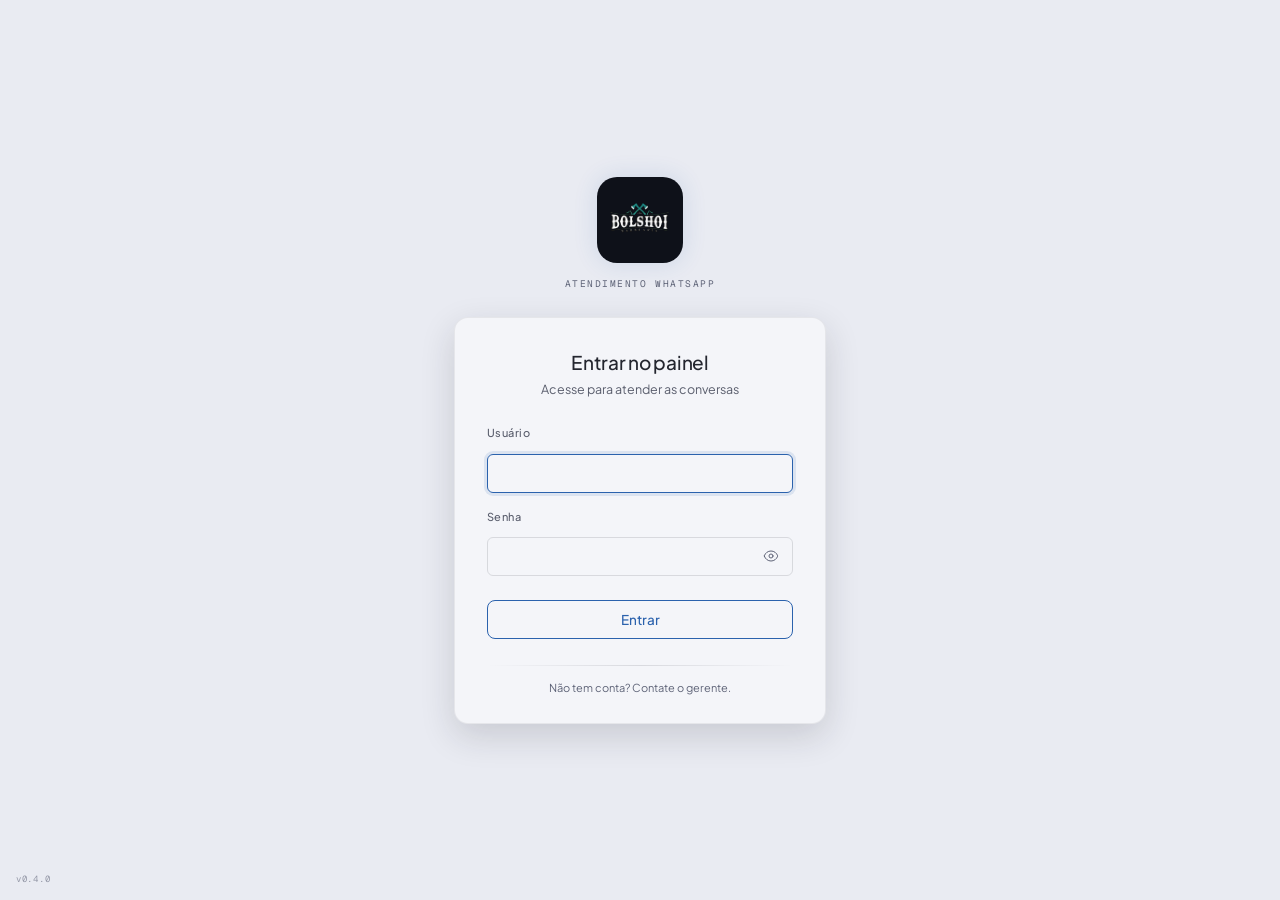
<file: static/admin/login.html>
<!DOCTYPE html>
<html lang="pt-BR" data-theme="dark">
<head>
  <meta charset="UTF-8">
  <meta name="viewport" content="width=device-width, initial-scale=1">
  <title>Entrar — Bolshoi Atendimento</title>
  <link rel="stylesheet" href="/static/admin/css/theme.css">
  <link rel="preconnect" href="https://fonts.googleapis.com">
  <link rel="preconnect" href="https://fonts.gstatic.com" crossorigin>
  <link href="https://fonts.googleapis.com/css2?family=Plus+Jakarta+Sans:ital,wght@0,400;0,500;0,600;0,700;1,400&family=Geist+Mono:wght@400;500;600&display=swap" rel="stylesheet">
  <script>
    // Login respeita o tema salvo (padrão: escuro)
    (function() {
      const t = localStorage.getItem('theme') || (window.matchMedia('(prefers-color-scheme: light)').matches ? 'light' : 'dark');
      document.documentElement.setAttribute('data-theme', t);
    })();
  </script>
  <style>
    body {
      display: flex;
      flex-direction: column;
      align-items: center;
      justify-content: center;
      min-height: 100vh;
      padding: 32px;
      box-sizing: border-box;
      position: relative;
    }
    .sr-only {
      position: absolute; width: 1px; height: 1px;
      padding: 0; margin: -1px; overflow: hidden;
      clip: rect(0,0,0,0); white-space: nowrap; border: 0;
    }

    /* marca acima do card */
    .login-brand {
      display: flex;
      flex-direction: column;
      align-items: center;
      margin-bottom: 26px;
      animation: fadeUp calc(0.5s * var(--spd)) var(--ease-out) both;
    }
    .login-brand-logo {
      width: 84px; height: 84px;
      border-radius: 20px;
      background: #0e1119;
      border: 1px solid var(--app-border-soft);
      display: flex; align-items: center; justify-content: center;
      margin-bottom: 14px;
      box-shadow: 0 0 24px color-mix(in srgb, var(--color-accent) 14%, transparent);
    }
    .login-brand-logo img { width: 70px; height: 70px; mix-blend-mode: lighten; }
    .login-brand-sub {
      font-family: var(--font-mono);
      font-size: 9.5px;
      letter-spacing: 0.16em;
      text-transform: uppercase;
      color: var(--txt-3);
    }

    /* card do formulário */
    .login-card {
      width: 100%;
      max-width: 372px;
      background: var(--app-panel);
      border: 1px solid var(--app-border-soft);
      border-radius: var(--radius-xl);
      box-shadow: var(--shadow-lg);
      padding: 30px 32px 26px;
      box-sizing: border-box;
      animation: fadeUp calc(0.5s * var(--spd)) var(--ease-out) 0.08s both;
    }
    .login-card h2 {
      margin: 0 0 4px;
      font-size: 19px;
      font-weight: 500;
      text-align: center;
      color: var(--txt-1);
    }
    .login-card .login-sub {
      margin: 0 0 26px;
      font-size: 12.5px;
      color: var(--txt-2);
      text-align: center;
    }

    .login-error {
      display: none;
      align-items: flex-start;
      gap: 8px;
      font-size: 12.5px;
      color: var(--danger-text);
      background: color-mix(in srgb, var(--err) 9%, transparent);
      border: 1px solid color-mix(in srgb, var(--err) 25%, transparent);
      border-radius: 8px;
      padding: 8px 12px;
      margin-bottom: 18px;
      animation: popIn calc(0.24s * var(--spd)) var(--ease-out) both;
    }
    .login-error.show { display: flex; }

    .login-fields { display: flex; flex-direction: column; gap: 16px; }
    .input-group { display: flex; flex-direction: column; gap: 6px; position: relative; }

    .login-btn {
      width: 100%;
      padding: 10px;
      margin-top: 8px;
      background: transparent;
      color: var(--color-accent);
      border: 1px solid var(--color-accent);
      border-radius: 8px;
      font-size: 13.5px;
      font-weight: 500;
      display: flex;
      align-items: center;
      justify-content: center;
      gap: 8px;
      transition: background 0.15s, transform 0.15s;
    }
    .login-btn:hover:not(:disabled) { background: color-mix(in srgb, var(--color-accent) 12%, transparent); }
    .login-btn:active:not(:disabled) { background: color-mix(in srgb, var(--color-accent) 22%, transparent); transform: scale(0.99); }
    .login-btn:disabled { opacity: 0.6; }
    .login-btn .spinner {
      display: none;
      width: 14px; height: 14px;
      border: 2px solid color-mix(in srgb, var(--color-accent) 30%, transparent);
      border-top-color: var(--color-accent);
      border-radius: 50%;
      animation: spin 0.7s linear infinite;
    }
    .login-btn.loading .spinner { display: inline-block; }
    .login-btn.loading .btn-text { display: none; }

    .toggle-senha-btn {
      position: absolute;
      right: 2px; bottom: 0;
      width: 40px; height: 40px;
      background: none; border: none;
      color: var(--txt-3);
      display: flex; align-items: center; justify-content: center;
      border-radius: 8px;
      transition: color 0.15s;
    }
    .toggle-senha-btn:hover { color: var(--txt-1); }

    .login-divider {
      height: 1px;
      margin: 26px 0 14px;
      background: linear-gradient(90deg, transparent, var(--app-border), transparent);
    }
    .login-footer { text-align: center; font-size: 11px; color: var(--txt-3); }

    .login-version {
      position: absolute;
      left: 16px; bottom: 14px;
      font-family: var(--font-mono);
      font-size: 9px;
      color: var(--txt-3);
      opacity: 0.6;
      letter-spacing: 0.08em;
    }
  </style>
</head>
<body>

  <!-- Marca -->
  <div class="login-brand">
    <div class="login-brand-logo">
      <img src="/static/admin/img/logo-bolshoi.png" alt="Barbearia Bolshoi">
    </div>
    <span class="login-brand-sub">Atendimento WhatsApp</span>
  </div>

  <!-- Card do formulário -->
  <div class="login-card">
    <h2>Entrar no painel</h2>
    <p class="login-sub">Acesse para atender as conversas</p>

    <div id="login-error" class="login-error" role="alert" aria-live="assertive"></div>

    <form id="form-login" autocomplete="on">
      <div class="login-fields">
        <div class="input-group">
          <label for="usuario_login" class="field-label">Usuário</label>
          <input
            id="usuario_login"
            name="usuario_login"
            type="text"
            class="field-input"
            autocomplete="username"
            required
            autofocus
          >
        </div>

        <div class="input-group">
          <label for="senha" class="field-label">Senha</label>
          <input
            id="senha"
            name="senha"
            type="password"
            class="field-input"
            autocomplete="current-password"
            required
            style="padding-right: 44px;"
          >
          <button type="button" id="toggle-senha" class="toggle-senha-btn" aria-label="Mostrar senha">
            <svg id="eye-show" width="16" height="16" fill="none" viewBox="0 0 24 24" stroke-width="1.5" stroke="currentColor" aria-hidden="true">
              <path stroke-linecap="round" stroke-linejoin="round" d="M2.036 12.322a1.012 1.012 0 0 1 0-.639C3.423 7.51 7.36 4.5 12 4.5c4.638 0 8.573 3.007 9.963 7.178.07.207.07.431 0 .639C20.577 16.49 16.64 19.5 12 19.5c-4.638 0-8.573-3.007-9.964-7.178Z" />
              <path stroke-linecap="round" stroke-linejoin="round" d="M15 12a3 3 0 1 1-6 0 3 3 0 0 1 6 0Z" />
            </svg>
            <svg id="eye-hide" width="16" height="16" fill="none" viewBox="0 0 24 24" stroke-width="1.5" stroke="currentColor" style="display:none;" aria-hidden="true">
              <path stroke-linecap="round" stroke-linejoin="round" d="M3.98 8.223A10.477 10.477 0 0 0 1.934 12C3.226 16.338 7.244 19.5 12 19.5c.993 0 1.953-.138 2.863-.395M6.228 6.228A10.451 10.451 0 0 1 12 4.5c4.756 0 8.773 3.162 10.065 7.498a10.522 10.522 0 0 1-4.293 5.774M6.228 6.228 3 3m3.228 3.228 3.65 3.65m7.894 7.894L21 21m-3.228-3.228-3.65-3.65m0 0a3 3 0 1 0-4.243-4.243m4.242 4.242L9.88 9.88" />
            </svg>
          </button>
        </div>

        <button type="submit" id="btn-entrar" class="login-btn">
          <span class="spinner" aria-hidden="true"></span>
          <span class="btn-text">Entrar</span>
        </button>
      </div>
    </form>

    <div class="login-divider" aria-hidden="true"></div>
    <div class="login-footer">Não tem conta? Contate o gerente.</div>
  </div>

  <span class="login-version">v0.4.0</span>

  <script>
    // Redirect se já está logado — H11: valida o exp do token antes; um token
    // expirado redirecionava para o index, que devolvia o usuário para cá no 1º 401.
    (function () {
      const t = localStorage.getItem('token');
      if (!t) return;
      try {
        const payload = JSON.parse(atob(t.split('.')[1]));
        if (payload.exp * 1000 > Date.now()) {
          location.href = '/static/admin/index.html';
        } else {
          localStorage.removeItem('token');
        }
      } catch (_) {
        localStorage.removeItem('token');
      }
    })();

    const form     = document.getElementById('form-login');
    const inputUsr = document.getElementById('usuario_login');
    const inputPwd = document.getElementById('senha');
    const btn      = document.getElementById('btn-entrar');
    const erroEl   = document.getElementById('login-error');

    function mostrarErro(msg) {
      erroEl.textContent = msg;
      erroEl.classList.add('show');
    }

    function ocultarErro() {
      erroEl.classList.remove('show');
      erroEl.textContent = '';
    }

    // Enter no campo senha submete
    inputPwd.addEventListener('keydown', (e) => {
      if (e.key === 'Enter') {
        e.preventDefault();
        form.requestSubmit();
      }
    });

    form.addEventListener('submit', async (e) => {
      e.preventDefault();
      ocultarErro();

      const usuario_login = inputUsr.value.trim();
      const senha         = inputPwd.value;

      if (!usuario_login || !senha) {
        mostrarErro('Preencha usuário e senha.');
        return;
      }

      btn.disabled = true;
      btn.classList.add('loading');

      try {
        const res = await fetch('/admin/login', {
          method: 'POST',
          headers: { 'Content-Type': 'application/json' },
          body: JSON.stringify({ usuario_login, senha })
        });

        if (!res.ok) {
          let detalhe = 'Usuário ou senha inválidos.';
          try {
            const errJson = await res.json();
            if (errJson && errJson.detail) detalhe = errJson.detail;
          } catch(_) {}
          mostrarErro(detalhe);
          btn.classList.remove('loading');
          btn.disabled = false;  // H8: sem trava artificial — rate limit real é o 429 do servidor
          return;
        }

        const data = await res.json();
        localStorage.setItem('token', data.token);
        localStorage.setItem('atendente_id', data.atendente_id);
        localStorage.setItem('atendente_nome', data.nome);
        localStorage.setItem('atendente_role', data.role || 'atendente');
        location.href = '/static/admin/index.html';

      } catch (err) {
        mostrarErro('Erro de conexão. Tente novamente.');
        btn.classList.remove('loading');
        btn.disabled = false;  // H8: sem trava artificial — rate limit real é o 429 do servidor
      }
    });

    // F6: Password show/hide toggle
    document.getElementById('toggle-senha')?.addEventListener('click', () => {
      const input = document.getElementById('senha');
      const eyeShow = document.getElementById('eye-show');
      const eyeHide = document.getElementById('eye-hide');
      if (input.type === 'password') {
        input.type = 'text';
        eyeShow.style.display = 'none';
        eyeHide.style.display = 'block';
        document.getElementById('toggle-senha').setAttribute('aria-label', 'Esconder senha');
      } else {
        input.type = 'password';
        eyeShow.style.display = 'block';
        eyeHide.style.display = 'none';
        document.getElementById('toggle-senha').setAttribute('aria-label', 'Mostrar senha');
      }
    });
  </script>

</body>
</html>
</file>
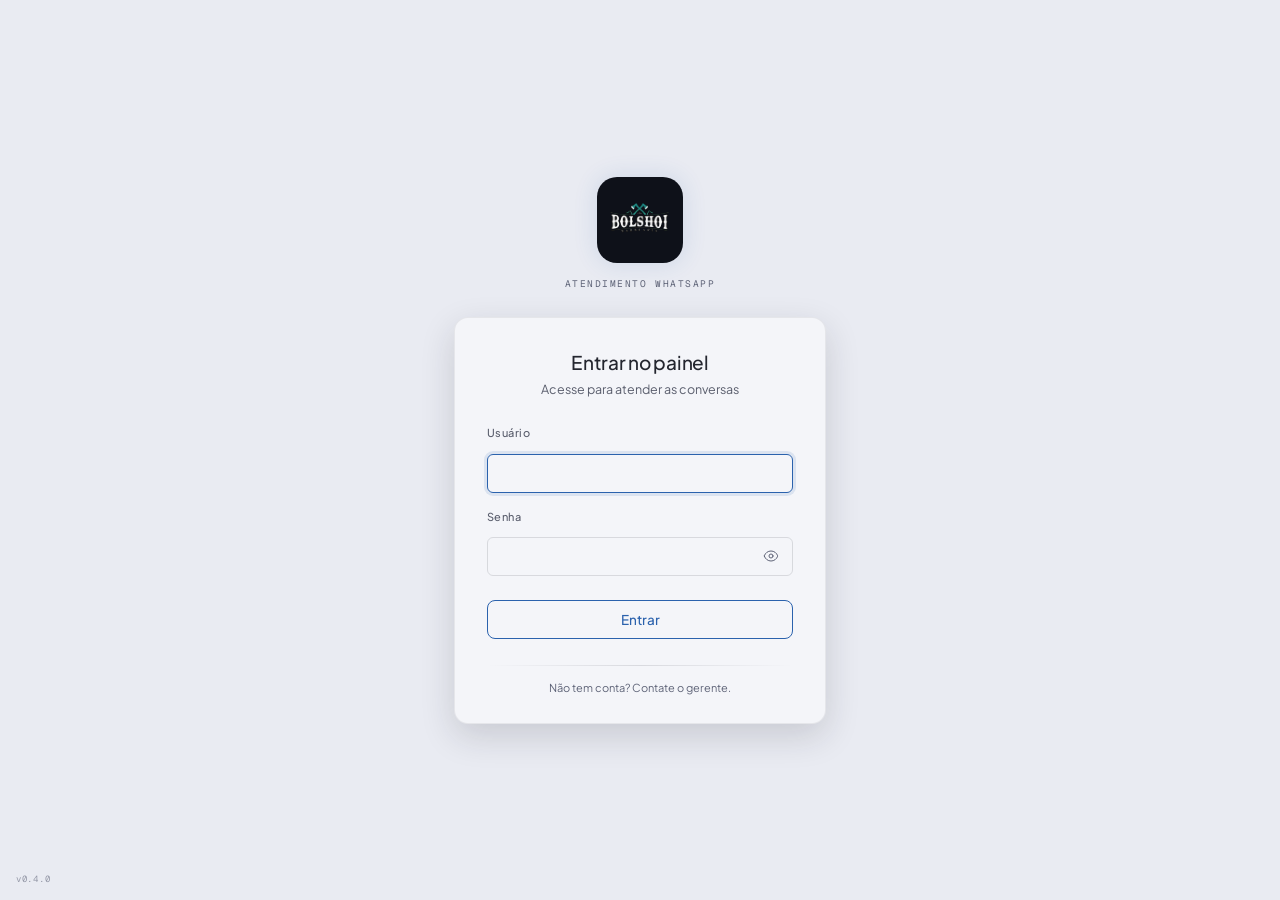
<file: static/admin/settings.html>
<!DOCTYPE html>
<html lang="pt-BR">
<head>
  <meta charset="UTF-8">
  <meta name="viewport" content="width=device-width, initial-scale=1">
  <title>Configurações — Barbearia Bolshoi</title>
  <link rel="stylesheet" href="/static/admin/css/util.css">
  <link rel="stylesheet" href="/static/admin/css/theme.css">
  <link rel="preconnect" href="https://fonts.googleapis.com">
  <link rel="preconnect" href="https://fonts.gstatic.com" crossorigin>
  <link href="https://fonts.googleapis.com/css2?family=Plus+Jakarta+Sans:ital,wght@0,400;0,500;0,600;0,700;1,400&family=Geist+Mono:wght@400;500;600&display=swap" rel="stylesheet">
  <style>
    /* ============================================================
       Configurações — estilos da página (design: handoff Claude
       Design "Painel Bolshoi"). Tokens/base em css/theme.css.
       ============================================================ */

    body {
      display: flex;
      height: 100vh;
      overflow: hidden;
    }

    /* wrapper de conteúdo ao lado do rail */
    .settings-page {
      flex: 1;
      min-width: 0;
      overflow-y: auto;
      background: var(--app-bg);
    }
    .settings-page-inner {
      max-width: 860px;
      margin: 0 auto;
      padding: 34px 36px 60px;
    }

    /* cabeçalho editorial da página */
    .settings-section-header {
      display: flex;
      align-items: flex-end;
      justify-content: space-between;
      gap: 16px;
      margin-bottom: 24px;
      animation: fadeUp calc(0.5s * var(--spd)) var(--ease-out) both;
    }
    .settings-eyebrow {
      font-family: var(--font-mono);
      font-size: 10px;
      letter-spacing: 0.1em;
      text-transform: uppercase;
      color: var(--txt-3);
      display: block;
    }
    .settings-section-header-text h2 {
      margin: 4px 0 6px;
      font-size: 24px;
      font-weight: 500;
      letter-spacing: -0.02em;
    }
    .settings-section-header-text p {
      margin: 0;
      font-size: 13px;
      color: var(--txt-2);
    }

    /* tabs com underline animado */
    .settings-tabs {
      display: flex;
      gap: 2px;
      border-bottom: 1px solid var(--app-border-soft);
      margin-bottom: 22px;
      animation: fadeUp calc(0.5s * var(--spd)) var(--ease-out) 0.08s both;
      overflow-x: auto;
    }
    .settings-tab {
      position: relative;
      padding: 9px 14px 11px;
      background: none;
      border: none;
      font-size: 12.5px;
      font-weight: 500;
      color: var(--txt-3);
      white-space: nowrap;
      transition: color 0.18s;
    }
    .settings-tab:hover { color: var(--txt-1); }
    .settings-tab.active { color: var(--txt-1); }
    .settings-tab::after {
      content: '';
      position: absolute;
      left: 10px; right: 10px; bottom: 0;
      height: 2px;
      border-radius: 2px;
      background: var(--color-accent);
      box-shadow: 0 0 8px color-mix(in srgb, var(--color-accent) 55%, transparent);
      transform: scaleX(0);
      transition: transform 0.3s var(--ease-spring);
    }
    .settings-tab.active::after { transform: scaleX(1); }

    .tab-content { animation: fadeUp calc(0.4s * var(--spd)) var(--ease-out) both; }
    .tab-content.hidden { display: none; }

    /* tabelas em cartão */
    .settings-table-wrap {
      background: var(--app-panel);
      border: 1px solid var(--app-border-soft);
      border-radius: var(--radius-lg);
      overflow-x: auto;
    }
    .settings-table { width: 100%; border-collapse: collapse; font-size: 13px; }
    .settings-table th {
      text-align: left;
      font-size: 10.5px;
      font-weight: 600;
      letter-spacing: 0.08em;
      text-transform: uppercase;
      color: var(--txt-3);
      padding: 12px 18px;
      border-bottom: 1px solid var(--app-border-soft);
      white-space: nowrap;
    }
    .settings-table td {
      padding: 12px 18px;
      border-bottom: 1px solid var(--app-border-soft);
      color: var(--txt-1);
      vertical-align: middle;
    }
    .settings-table tbody tr { transition: background 0.15s; }
    .settings-table tbody tr:hover { background: var(--app-card); }
    .settings-table tbody tr:last-child td { border-bottom: none; }

    /* células compostas */
    .op-cell { display: flex; align-items: center; gap: 12px; }
    .op-avatar {
      width: 34px; height: 34px;
      border-radius: 50%;
      color: #fff;
      font-size: 12px;
      font-weight: 600;
      display: inline-flex;
      align-items: center;
      justify-content: center;
      flex-shrink: 0;
      user-select: none;
    }
    .op-cell-name { font-weight: 500; }

    /* badges de status/escopo */
    .badge-status-active, .badge-status-inactive,
    .badge-scope-global, .badge-scope-personal {
      display: inline-flex;
      align-items: center;
      gap: 5px;
      font-size: 10.5px;
      font-weight: 500;
      padding: 2px 9px;
      border-radius: 99px;
      white-space: nowrap;
    }
    .badge-status-active { color: var(--success-text-strong); background: color-mix(in srgb, var(--ok) 10%, transparent); border: 1px solid color-mix(in srgb, var(--ok) 30%, transparent); }
    .badge-status-inactive { color: var(--txt-3); background: color-mix(in srgb, var(--txt-3) 10%, transparent); border: 1px solid var(--app-border); }
    .badge-scope-global { color: var(--color-accent); background: color-mix(in srgb, var(--color-accent) 10%, transparent); border: 1px solid color-mix(in srgb, var(--color-accent) 32%, transparent); }
    .badge-scope-personal { color: var(--txt-2); background: transparent; border: 1px solid var(--app-border); }

    .badge-status-active::before, .badge-status-inactive::before {
      content: '';
      width: 6px; height: 6px;
      border-radius: 50%;
      background: currentColor;
    }

    /* canned */
    .canned-shortcut {
      font-family: var(--font-mono);
      font-size: 11px;
      font-weight: 600;
      color: var(--color-accent);
      background: color-mix(in srgb, var(--color-accent) 10%, transparent);
      padding: 3px 9px;
      border-radius: 6px;
      white-space: nowrap;
    }
    .canned-text-preview {
      font-size: 12.5px;
      color: var(--txt-2);
      line-height: 1.5;
      display: -webkit-box;
      -webkit-line-clamp: 2;
      -webkit-box-orient: vertical;
      overflow: hidden;
      max-width: 420px;
    }

    /* horários: inputs inline */
    .hr-abertura, .hr-fechamento {
      width: 88px;
      padding: 6px 8px;
      background: var(--app-card);
      border: 1px solid var(--app-border-soft);
      border-radius: 7px;
      color: var(--txt-1);
      font-family: var(--font-mono);
      font-size: 12px;
      outline: none;
      transition: border-color 0.15s;
    }
    .hr-abertura:focus, .hr-fechamento:focus { border-color: var(--color-accent); }
    .hr-abertura:disabled, .hr-fechamento:disabled { opacity: 0.4; }
    .hr-fechado { accent-color: var(--color-accent); width: 15px; height: 15px; cursor: pointer; }

    /* estado vazio */
    .settings-empty {
      display: flex;
      flex-direction: column;
      align-items: center;
      justify-content: center;
      gap: 4px;
      padding: 36px 20px;
      text-align: center;
      color: var(--txt-3);
    }
    .settings-empty-icon { color: var(--color-accent); opacity: 0.7; margin-bottom: 6px; }
    .settings-empty-title { font-size: 13.5px; font-weight: 500; color: var(--txt-1); margin: 0; }
    .settings-empty-subtitle { font-size: 12px; color: var(--txt-3); margin: 0; }

    /* cartão simples (aba Aparência) */
    .settings-card {
      background: var(--app-panel);
      border: 1px solid var(--app-border-soft);
      border-radius: var(--radius-lg);
      padding: 18px;
    }
    .settings-card-header { margin-bottom: 14px; }
    .settings-card-title { font-size: 13.5px; font-weight: 500; margin: 0 0 4px; }
    .settings-card-subtitle { font-size: 12px; color: var(--txt-3); margin: 0; }

    .settings-theme-grid { display: grid; grid-template-columns: 1fr 1fr; gap: 10px; }
    .settings-theme-btn {
      display: flex;
      align-items: center;
      justify-content: center;
      gap: 8px;
      padding: 14px;
      border-radius: 10px;
      font-size: 12.5px;
      font-weight: 500;
      border: 2px solid transparent;
      transition: border-color 0.2s, transform 0.15s;
    }
    .settings-theme-btn:hover { transform: translateY(-2px); }
    .settings-theme-btn:active { transform: scale(0.97); }
    .settings-theme-btn.theme-active { border-color: var(--color-accent); }

    /* modais */
    .modal-overlay {
      display: none;
      position: fixed;
      inset: 0;
      z-index: var(--z-modal);
      align-items: center;
      justify-content: center;
      padding: 20px;
      background: color-mix(in srgb, #000 62%, transparent);
      backdrop-filter: blur(4px);
      -webkit-backdrop-filter: blur(4px);
    }
    .modal-overlay.visible { display: flex; }
    .settings-modal-body {
      width: 100%;
      background: var(--app-card);
      border: 1px solid var(--app-border);
      border-radius: var(--radius-xl);
      box-shadow: var(--shadow-lg);
      padding: 22px 24px;
      animation: popIn calc(0.22s * var(--spd)) var(--ease-out) both;
      max-height: 90vh;
      overflow-y: auto;
    }
    .settings-modal-header {
      display: flex;
      align-items: center;
      justify-content: space-between;
      margin-bottom: 16px;
    }
    .settings-modal-title { font-size: 15.5px; font-weight: 500; margin: 0; }
    .settings-modal-close {
      width: 30px; height: 30px;
      border-radius: 8px;
      border: none;
      background: transparent;
      color: var(--txt-2);
      display: flex;
      align-items: center;
      justify-content: center;
      transition: background 0.15s;
    }
    .settings-modal-close:hover { background: var(--app-card-hover); }

    .settings-modal-form { display: flex; flex-direction: column; gap: 14px; }
    .settings-modal-field { display: flex; flex-direction: column; gap: 6px; }
    .settings-modal-field label {
      font-size: 11px;
      font-weight: 500;
      letter-spacing: 0.04em;
      color: var(--txt-2);
    }
    .settings-modal-field input,
    .settings-modal-field select,
    .settings-modal-field textarea {
      width: 100%;
      box-sizing: border-box;
      padding: 9px 12px;
      background: var(--app-panel);
      border: 1px solid var(--app-border);
      border-radius: 8px;
      color: var(--txt-1);
      font-size: 13px;
      outline: none;
      caret-color: var(--color-accent);
      transition: border-color 0.15s, box-shadow 0.15s;
    }
    .settings-modal-field textarea { resize: vertical; min-height: 80px; line-height: 1.5; }
    .settings-modal-field input:focus,
    .settings-modal-field select:focus,
    .settings-modal-field textarea:focus {
      border-color: var(--color-accent);
      box-shadow: 0 0 0 3px color-mix(in srgb, var(--color-accent) 12%, transparent);
    }
    .settings-modal-field select { appearance: auto; }

    .settings-modal-error {
      font-size: 12px;
      color: var(--danger-text);
      background: color-mix(in srgb, var(--err) 9%, transparent);
      border: 1px solid color-mix(in srgb, var(--err) 25%, transparent);
      border-radius: 8px;
      padding: 8px 12px;
    }
    .settings-modal-error.hidden { display: none; }
    .settings-modal-footer {
      display: flex;
      justify-content: flex-end;
      gap: 8px;
      margin-top: 4px;
    }

    .color-picker-row { display: flex; align-items: center; gap: 8px; }
    .color-picker-swatch {
      width: 42px; height: 36px;
      border: 1px solid var(--app-border);
      border-radius: 8px;
      background: var(--app-panel);
    }

    /* responsivo */
    @media (max-width: 720px) {
      .settings-page-inner { padding: 20px 16px 40px; }
      .settings-section-header { flex-direction: column; align-items: flex-start; }
      .settings-theme-grid { grid-template-columns: 1fr; }
    }

  </style>
  <script>
    // Aplica tema antes do render para evitar flash
    (function() {
      const t = localStorage.getItem('theme') || (window.matchMedia('(prefers-color-scheme: light)').matches ? 'light' : 'dark');
      document.documentElement.setAttribute('data-theme', t);
    })();
  </script>
</head>
<body>

  <!-- RAIL: navegação global (64px) -->
  <nav class="rail" aria-label="Navegação principal">
    <div class="rail-logo">
      <img src="/static/admin/img/logo-bolshoi.png" alt="Barbearia Bolshoi">
    </div>
    <a class="rail-btn" href="/static/admin/index.html" title="Conversas" aria-label="Voltar às conversas">
      <svg fill="none" viewBox="0 0 24 24" stroke-width="1.8" stroke="currentColor" aria-hidden="true">
        <path stroke-linecap="round" stroke-linejoin="round" d="M21 15a2 2 0 0 1-2 2H7l-4 4V5a2 2 0 0 1 2-2h14a2 2 0 0 1 2 2z"/>
        <line x1="9" y1="9" x2="15" y2="9"/><line x1="9" y1="13" x2="13" y2="13"/>
      </svg>
    </a>
    <button class="rail-btn active" aria-current="page" title="Configurações" aria-label="Configurações">
      <svg fill="none" viewBox="0 0 24 24" stroke-width="1.8" stroke="currentColor" aria-hidden="true">
        <path stroke-linecap="round" stroke-linejoin="round" d="M9.594 3.94c.09-.542.56-.94 1.11-.94h2.593c.55 0 1.02.398 1.11.94l.213 1.281c.063.374.313.686.645.87.074.04.147.083.22.127.325.196.72.257 1.075.124l1.217-.456a1.125 1.125 0 0 1 1.37.49l1.296 2.247a1.125 1.125 0 0 1-.26 1.431l-1.003.827c-.293.241-.438.613-.43.992a7.723 7.723 0 0 1 0 .255c-.008.378.137.75.43.991l1.004.827c.424.35.534.955.26 1.43l-1.298 2.247a1.125 1.125 0 0 1-1.369.491l-1.217-.456c-.355-.133-.75-.072-1.076.124a6.47 6.47 0 0 1-.22.128c-.331.183-.581.495-.644.869l-.213 1.281c-.09.543-.56.94-1.11.94h-2.594c-.55 0-1.019-.398-1.11-.94l-.213-1.281c-.062-.374-.312-.686-.644-.87a6.52 6.52 0 0 1-.22-.127c-.325-.196-.72-.257-1.076-.124l-1.217.456a1.125 1.125 0 0 1-1.369-.49l-1.297-2.247a1.125 1.125 0 0 1 .26-1.431l1.004-.827c.292-.24.437-.613.43-.991a6.932 6.932 0 0 1 0-.255c.007-.38-.138-.751-.43-.992l-1.004-.827a1.125 1.125 0 0 1-.26-1.43l1.297-2.247a1.125 1.125 0 0 1 1.37-.491l1.216.456c.356.133.751.072 1.076-.124.072-.044.146-.086.22-.128.332-.183.582-.495.644-.869l.214-1.28Z" />
        <path stroke-linecap="round" stroke-linejoin="round" d="M15 12a3 3 0 1 1-6 0 3 3 0 0 1 6 0Z" />
      </svg>
    </button>
    <div class="rail-spacer"></div>
    <div class="rail-avatar-wrap">
      <div id="my-avatar-nav" class="rail-avatar" title="" aria-hidden="true"></div>
    </div>
  </nav>

  <!-- MAIN CONTENT -->
  <main class="settings-page">
    <div class="settings-page-inner">

    <!-- Section header -->
    <div class="settings-section-header">
      <div class="settings-section-header-text">
        <span class="settings-eyebrow">Bolshoi · Painel</span>
        <h2>Configurações</h2>
        <p>Gerencie atendentes, etiquetas, respostas rápidas e horários</p>
      </div>
      <button id="btn-acao-primaria" class="btn btn-primary">
        <svg width="14" height="14" fill="none" viewBox="0 0 24 24" stroke-width="2.5" stroke="currentColor" aria-hidden="true">
          <path stroke-linecap="round" stroke-linejoin="round" d="M12 4.5v15m7.5-7.5h-15" />
        </svg>
        <span id="btn-acao-label">Novo Atendente</span>
      </button>
    </div>

    <!-- Tabs — a aba Atendentes é ocultada via JS para role != admin (RBAC);
         a defesa real é o 403 do servidor, aqui é só UX. -->
    <div class="settings-tabs" role="tablist">
      <button data-tab="atendentes" class="settings-tab tab-btn active" role="tab" aria-selected="true">Atendentes</button>
      <button data-tab="etiquetas" class="settings-tab tab-btn" role="tab" aria-selected="false">Etiquetas</button>
      <button data-tab="canned" class="settings-tab tab-btn" role="tab" aria-selected="false">Respostas rápidas</button>
      <button data-tab="horarios" class="settings-tab tab-btn" role="tab" aria-selected="false">Horários</button>
      <button data-tab="aparencia" class="settings-tab tab-btn" role="tab" aria-selected="false">Aparência</button>
    </div>

    <!-- Tab content area -->
    <div class="settings-content">

      <!-- Tab: Atendentes -->
      <div id="tab-content-atendentes" class="tab-content" role="tabpanel">
        <div class="settings-table-wrap">
          <table class="settings-table">
            <thead>
              <tr>
                <th>Nome</th>
                <th>Login</th>
                <th>Status</th>
                <th>Último acesso</th>
                <th>Ações</th>
              </tr>
            </thead>
            <tbody id="tbody-atendentes">
              <tr><td colspan="5">
                <div class="settings-empty">
                  <p class="settings-empty-subtitle">Carregando…</p>
                </div>
              </td></tr>
            </tbody>
          </table>
        </div>
      </div>

      <!-- Tab: Etiquetas -->
      <div id="tab-content-etiquetas" class="tab-content hidden" role="tabpanel">
        <div class="settings-table-wrap">
          <table class="settings-table">
            <thead>
              <tr>
                <th>Etiqueta</th>
                <th>Descrição</th>
                <th>Status</th>
                <th>Ações</th>
              </tr>
            </thead>
            <tbody id="tbody-labels">
              <tr><td colspan="4">
                <div class="settings-empty">
                  <p class="settings-empty-subtitle">Carregando…</p>
                </div>
              </td></tr>
            </tbody>
          </table>
        </div>
      </div>

      <!-- Tab: Canned responses -->
      <div id="tab-content-canned" class="tab-content hidden" role="tabpanel">
        <div class="settings-table-wrap">
          <table class="settings-table">
            <thead>
              <tr>
                <th>Atalho</th>
                <th>Texto</th>
                <th>Escopo</th>
                <th>Ações</th>
              </tr>
            </thead>
            <tbody id="tbody-canned">
              <tr><td colspan="4">
                <div class="settings-empty">
                  <p class="settings-empty-subtitle">Carregando…</p>
                </div>
              </td></tr>
            </tbody>
          </table>
        </div>
        <p style="font-size:11px;color:var(--text-muted);margin-top:10px;line-height:1.6;">
          Placeholders disponíveis: <code style="font-family:var(--font-mono);color:var(--accent);background:var(--bg-card);padding:1px 5px;border-radius:4px;">{nome_cliente}</code>, <code style="font-family:var(--font-mono);color:var(--accent);background:var(--bg-card);padding:1px 5px;border-radius:4px;">{primeiro_nome}</code>, <code style="font-family:var(--font-mono);color:var(--accent);background:var(--bg-card);padding:1px 5px;border-radius:4px;">{atendente}</code>, <code style="font-family:var(--font-mono);color:var(--accent);background:var(--bg-card);padding:1px 5px;border-radius:4px;">{barbearia}</code>
        </p>
      </div>

      <!-- Tab: Aparência -->
      <!-- Tab: Horários (D5 — admin-only, mesmo mecanismo da aba Atendentes) -->
      <div id="tab-content-horarios" class="tab-content hidden" role="tabpanel">
        <div class="settings-table-wrap">
          <table class="settings-table">
            <thead>
              <tr><th>Dia</th><th>Abertura</th><th>Fechamento</th><th>Fechado</th><th>Ações</th></tr>
            </thead>
            <tbody id="tbody-horarios">
              <tr><td colspan="5" style="color:var(--text-muted);padding:16px;">Carregando…</td></tr>
            </tbody>
          </table>
        </div>
        <p style="font-size:12px;color:var(--text-muted);margin-top:10px;">
          As mudanças valem na hora: o bot responde "que horas abre?" com estes valores (cache invalidado automaticamente).
        </p>
      </div>

      <div id="tab-content-aparencia" class="tab-content hidden" role="tabpanel">
        <div class="settings-card" style="max-width:480px;">
          <div class="settings-card-header">
            <div>
              <h3 class="settings-card-title">Tema da interface</h3>
              <p class="settings-card-subtitle">A preferência é salva localmente neste navegador.</p>
            </div>
          </div>
          <div class="settings-theme-grid">
            <button data-theme-choice="dark" class="settings-theme-btn theme-choice" style="background:#0f1117;color:#e8eaf0;">
              <svg width="16" height="16" fill="none" viewBox="0 0 24 24" stroke-width="1.5" stroke="currentColor" aria-hidden="true">
                <path stroke-linecap="round" stroke-linejoin="round" d="M21.752 15.002A9.72 9.72 0 0 1 18 15.75c-5.385 0-9.75-4.365-9.75-9.75 0-1.33.266-2.597.748-3.752A9.753 9.753 0 0 0 3 11.25C3 16.635 7.365 21 12.75 21a9.753 9.753 0 0 0 9.002-5.998Z" />
              </svg>
              Escuro
            </button>
            <button data-theme-choice="light" class="settings-theme-btn theme-choice" style="background:#f8fafc;color:#0f172a;">
              <svg width="16" height="16" fill="none" viewBox="0 0 24 24" stroke-width="1.5" stroke="currentColor" aria-hidden="true">
                <path stroke-linecap="round" stroke-linejoin="round" d="M12 3v2.25m6.364.386-1.591 1.591M21 12h-2.25m-.386 6.364-1.591-1.591M12 18.75V21m-4.773-4.227-1.591 1.591M5.25 12H3m4.227-4.773L5.636 5.636M15.75 12a3.75 3.75 0 1 1-7.5 0 3.75 3.75 0 0 1 7.5 0Z" />
              </svg>
              Claro
            </button>
          </div>
        </div>
      </div>

    </div>
    </div><!-- /settings-page-inner -->
  </main>

  <!-- MODAL: Novo Atendente -->
  <div id="modal" class="modal-overlay" role="dialog" aria-modal="true" aria-labelledby="modal-title-atendente">
    <div class="settings-modal-body" style="max-width:400px;">
      <div class="settings-modal-header">
        <h2 id="modal-title-atendente" class="settings-modal-title">Novo Atendente</h2>
        <button onclick="fecharModal()" class="settings-modal-close" aria-label="Fechar">
          <svg width="15" height="15" viewBox="0 0 24 24" fill="none" stroke="currentColor" stroke-width="2.5" stroke-linecap="round" stroke-linejoin="round" aria-hidden="true"><line x1="18" y1="6" x2="6" y2="18"/><line x1="6" y1="6" x2="18" y2="18"/></svg>
        </button>
      </div>

      <form id="form-criar" class="settings-modal-form">
        <div class="settings-modal-field">
          <label for="modal-nome">Nome completo</label>
          <input id="modal-nome" type="text" required placeholder="Ex: Maria Silva">
        </div>
        <div class="settings-modal-field">
          <label for="modal-login">Login (letras minúsculas, números, _)</label>
          <input id="modal-login" type="text" required pattern="[a-z0-9_]+" minlength="3" maxlength="50" placeholder="Ex: maria_silva" style="font-family:var(--font-mono);">
        </div>
        <div class="settings-modal-field">
          <label for="modal-senha">Senha <span style="color:var(--text-muted);font-weight:400;">(mín. 8 caracteres)</span></label>
          <input id="modal-senha" type="password" required minlength="8" placeholder="••••••••">
        </div>
        <div class="settings-modal-field">
          <label for="modal-role">Perfil</label>
          <select id="modal-role">
            <option value="atendente" selected>Atendente — atende conversas</option>
            <option value="admin">Administrador — também gerencia atendentes, horários e LGPD</option>
          </select>
        </div>

        <div id="modal-erro" class="settings-modal-error hidden"></div>

        <div class="settings-modal-footer">
          <button type="button" onclick="fecharModal()" class="btn btn-ghost">Cancelar</button>
          <button type="submit" class="btn btn-primary">Criar atendente</button>
        </div>
      </form>
    </div>
  </div>

  <!-- MODAL: Nova/Editar Label -->
  <div id="modal-label" class="modal-overlay" role="dialog" aria-modal="true" aria-labelledby="modal-label-titulo">
    <div class="settings-modal-body" style="max-width:400px;">
      <div class="settings-modal-header">
        <h2 id="modal-label-titulo" class="settings-modal-title">Nova Etiqueta</h2>
        <button onclick="fecharModalLabel()" class="settings-modal-close" aria-label="Fechar">
          <svg width="15" height="15" viewBox="0 0 24 24" fill="none" stroke="currentColor" stroke-width="2.5" stroke-linecap="round" stroke-linejoin="round" aria-hidden="true"><line x1="18" y1="6" x2="6" y2="18"/><line x1="6" y1="6" x2="18" y2="18"/></svg>
        </button>
      </div>

      <form id="form-label" class="settings-modal-form">
        <input type="hidden" id="label-id-edit">
        <div class="settings-modal-field">
          <label for="label-nome">Nome <span style="color:var(--text-muted);font-weight:400;">(letras minúsculas, números, _, -)</span></label>
          <input id="label-nome" type="text" required pattern="[a-z0-9_\-]+" minlength="1" maxlength="50" placeholder="ex: vip, urgente, fidelidade" style="font-family:var(--font-mono);">
        </div>
        <div class="settings-modal-field">
          <label for="label-cor-hex">Cor</label>
          <div class="color-picker-row">
            <input id="label-cor" type="color" value="#3B6BDF" required class="color-picker-swatch" style="cursor:pointer;padding:2px;" title="Clique para escolher a cor">
            <input id="label-cor-hex" type="text" pattern="#[0-9a-fA-F]{6}" value="#3B6BDF" required maxlength="7" placeholder="#RRGGBB" style="flex:1;font-family:var(--font-mono);" title="Formato: #RRGGBB (ex: #3B6BDF)">
          </div>
        </div>
        <div class="settings-modal-field">
          <label for="label-descricao">Descrição <span style="color:var(--text-muted);font-weight:400;">(opcional)</span></label>
          <input id="label-descricao" type="text" maxlength="200" placeholder="Para que serve esta etiqueta?">
        </div>

        <div id="modal-label-erro" class="settings-modal-error hidden"></div>

        <div class="settings-modal-footer">
          <button type="button" onclick="fecharModalLabel()" class="btn btn-ghost">Cancelar</button>
          <button type="submit" class="btn btn-primary">Salvar etiqueta</button>
        </div>
      </form>
    </div>
  </div>

  <!-- MODAL: Nova/Editar Canned Response -->
  <div id="modal-canned" class="modal-overlay" role="dialog" aria-modal="true" aria-labelledby="modal-canned-titulo">
    <div class="settings-modal-body" style="max-width:460px;">
      <div class="settings-modal-header">
        <h2 id="modal-canned-titulo" class="settings-modal-title">Nova Resposta</h2>
        <button onclick="fecharModalCanned()" class="settings-modal-close" aria-label="Fechar">
          <svg width="15" height="15" viewBox="0 0 24 24" fill="none" stroke="currentColor" stroke-width="2.5" stroke-linecap="round" stroke-linejoin="round" aria-hidden="true"><line x1="18" y1="6" x2="6" y2="18"/><line x1="6" y1="6" x2="18" y2="18"/></svg>
        </button>
      </div>

      <form id="form-canned" class="settings-modal-form">
        <input type="hidden" id="canned-id-edit">
        <div class="settings-modal-field">
          <label for="canned-atalho">Atalho <span style="color:var(--text-muted);font-weight:400;">(começa com /, sem espaços)</span></label>
          <input id="canned-atalho" type="text" required pattern="/[a-z0-9_\-]+" minlength="2" maxlength="30" placeholder="/saudacao" style="font-family:var(--font-mono);">
        </div>
        <div class="settings-modal-field">
          <label for="canned-texto">Texto da resposta</label>
          <textarea id="canned-texto" required rows="4" maxlength="4096" placeholder="Olá {primeiro_nome}! Como posso ajudar?"></textarea>
        </div>
        <div class="settings-modal-field">
          <label for="canned-escopo">Escopo</label>
          <select id="canned-escopo">
            <option value="pessoal">Pessoal — apenas você</option>
            <option value="global">Global — todos os atendentes</option>
          </select>
        </div>

        <div id="modal-canned-erro" class="settings-modal-error hidden"></div>

        <div class="settings-modal-footer">
          <button type="button" onclick="fecharModalCanned()" class="btn btn-ghost">Cancelar</button>
          <button type="submit" class="btn btn-primary">Salvar resposta</button>
        </div>
      </form>
    </div>
  </div>

  <!-- MODAL: Confirmação genérica (F8) -->
  <div id="modal-confirm-settings" class="modal-overlay" role="dialog" aria-modal="true" aria-labelledby="modal-confirm-settings-title">
    <div class="settings-modal-body" style="max-width:360px;">
      <h3 id="modal-confirm-settings-title" class="settings-modal-title" style="margin-bottom:8px;">Confirmar</h3>
      <p id="modal-confirm-settings-body" style="font-size:13px;color:var(--text-secondary);margin-bottom:20px;line-height:1.5;"></p>
      <div style="display:flex;gap:8px;justify-content:flex-end;">
        <button id="modal-confirm-settings-cancel" class="btn btn-ghost btn-sm">Cancelar</button>
        <button id="modal-confirm-settings-ok" class="btn btn-primary btn-sm">Confirmar</button>
      </div>
    </div>
  </div>

  <script>
    // Auth guard
    if (!localStorage.getItem('token')) location.href = '/static/admin/login.html';

    const EU_ID = parseInt(localStorage.getItem('atendente_id') || '0');
    const EU_NOME = localStorage.getItem('atendente_nome') || '';
    const TOKEN = localStorage.getItem('token');

    // Modal overlay show/hide helpers
    function showModal(id) {
      const m = document.getElementById(id);
      if (m) m.classList.add('visible');
    }
    function hideModal(id) {
      const m = document.getElementById(id);
      if (m) m.classList.remove('visible');
    }

    function customConfirm(mensagem, titulo) {
      return new Promise(resolve => {
        const modal = document.getElementById('modal-confirm-settings');
        document.getElementById('modal-confirm-settings-body').textContent = mensagem;
        if (titulo) document.getElementById('modal-confirm-settings-title').textContent = titulo;
        showModal('modal-confirm-settings');
        const okBtn = document.getElementById('modal-confirm-settings-ok');
        const cancelBtn = document.getElementById('modal-confirm-settings-cancel');
        function cleanup(result) {
          hideModal('modal-confirm-settings');
          okBtn.onclick = null;
          cancelBtn.onclick = null;
          resolve(result);
        }
        okBtn.onclick = () => cleanup(true);
        cancelBtn.onclick = () => cleanup(false);
        modal.addEventListener('click', e => { if (e.target === modal) cleanup(false); }, { once: true });
      });
    }

    function authHeaders() {
      return { 'Authorization': `Bearer ${TOKEN}`, 'Content-Type': 'application/json' };
    }

    async function req(url, opts = {}) {
      const res = await fetch(url, { ...opts, headers: { ...authHeaders(), ...(opts.headers||{}) } });
      if (res.status === 401) { localStorage.clear(); location.href = '/static/admin/login.html'; return null; }
      if (!res.ok) {
        const err = new Error(await res.text());
        err.status = res.status;
        throw err;
      }
      if (res.status === 204) return null;
      return res.json();
    }

    // Carregar e renderizar atendentes
    async function carregarAtendentes() {
      try {
        const lista = await req('/admin/atendentes');
        if (!lista) return;
        renderTabela(lista);
      } catch(e) { showMsg('Erro ao carregar atendentes', 'error'); }
    }

    function renderTabela(atendentes) {
      const tbody = document.getElementById('tbody-atendentes');
      if (!tbody) return;

      if (atendentes.length === 0) {
        tbody.innerHTML = `<tr><td colspan="5"><div class="settings-empty">
          <svg class="settings-empty-icon" fill="none" viewBox="0 0 24 24" stroke-width="1.5" stroke="currentColor" aria-hidden="true"><path stroke-linecap="round" stroke-linejoin="round" d="M15.75 6a3.75 3.75 0 1 1-7.5 0 3.75 3.75 0 0 1 7.5 0ZM4.501 20.118a7.5 7.5 0 0 1 14.998 0A17.933 17.933 0 0 1 12 21.75c-2.676 0-5.216-.584-7.499-1.632Z"/></svg>
          <p class="settings-empty-title">Nenhum atendente</p>
          <p class="settings-empty-subtitle">Crie o primeiro atendente para começar.</p>
        </div></td></tr>`;
        return;
      }

      tbody.innerHTML = atendentes.map(a => {
        const isEu = a.id === EU_ID;
        const roleBadge = a.role === 'admin'
          ? ' <span style="font-size:10px;font-weight:600;color:var(--accent);border:1px solid var(--accent);border-radius:8px;padding:1px 6px;vertical-align:middle;">ADMIN</span>'
          : '';
        const statusBadge = a.ativo
          ? '<span class="badge-status-active">Ativo</span>'
          : '<span class="badge-status-inactive">Inativo</span>';
        const ultimoLogin = a.ultimo_login
          ? `<span style="font-family:var(--font-mono);font-size:12px;color:var(--text-secondary);">${new Date(a.ultimo_login).toLocaleString('pt-BR')}</span>`
          : '<span style="color:var(--text-muted);">—</span>';

        const acoes = isEu
          ? '<span style="font-size:12px;color:var(--text-muted);">(você)</span>'
          : a.ativo
            ? `<button onclick="desativar(${a.id})" class="btn btn-danger btn-sm">Desativar</button>`
            : `<button onclick="ativar(${a.id})" class="btn btn-sm" style="color:var(--success);border-color:transparent;background:transparent;">Reativar</button>`;

        return `
          <tr>
            <td>
              <div class="op-cell">
                <div class="op-avatar">${(a.nome||'?')[0].toUpperCase()}</div>
                <div>
                  <div class="op-cell-name">${escapeHtml(a.nome)}${roleBadge}${isEu ? ' <span style="font-size:11px;color:var(--text-muted);font-family:var(--font-mono);">(você)</span>' : ''}</div>
                </div>
              </div>
            </td>
            <td><span style="font-family:var(--font-mono);font-size:12px;color:var(--text-secondary);">${escapeHtml(a.usuario_login)}</span></td>
            <td>${statusBadge}</td>
            <td>${ultimoLogin}</td>
            <td>${acoes}</td>
          </tr>
        `;
      }).join('');
    }

    async function desativar(id) {
      if (!await customConfirm('Desativar este atendente?', 'Desativar Atendente')) return;
      try {
        await req(`/admin/atendentes/${id}/desativar`, { method:'PATCH' });
        showMsg('Atendente desativado', 'success');
        carregarAtendentes();
      } catch(e) { showMsg('Erro ao desativar', 'error'); }
    }

    async function ativar(id) {
      try {
        await req(`/admin/atendentes/${id}/ativar`, { method:'PATCH' });
        showMsg('Atendente reativado', 'success');
        carregarAtendentes();
      } catch(e) { showMsg('Erro ao reativar', 'error'); }
    }

    function escapeHtml(s) {
      return (s||'').replace(/[&<>"']/g, c => ({'&':'&amp;','<':'&lt;','>':'&gt;','"':'&quot;',"'":'&#39;'}[c]));
    }

    // Toast simples
    function showMsg(txt, tipo = 'info') {
      const cores = { info: 'var(--accent)', success: '#10b981', error: '#ef4444' };
      const el = document.createElement('div');
      el.style.cssText = [
        'position:fixed', 'bottom:16px', 'right:16px', 'z-index:9999',
        'padding:10px 16px', 'border-radius:var(--radius-md)',
        'box-shadow:var(--shadow-md)', 'font-size:13px', 'font-weight:500',
        'color:#fff', 'font-family:var(--font-body)',
        `background:${cores[tipo] || cores.info}`,
        'opacity:1', 'transition:opacity 0.3s'
      ].join(';');
      el.textContent = txt;
      document.body.appendChild(el);
      setTimeout(() => { el.style.opacity = '0'; setTimeout(() => el.remove(), 320); }, 3500);
    }

    // Modal criar atendente
    function abrirModal() {
      showModal('modal');
      document.getElementById('modal-nome').focus();
    }
    function fecharModal() {
      hideModal('modal');
      document.getElementById('form-criar').reset();
      document.getElementById('modal-erro').classList.add('hidden');
    }

    // ============================================================
    // TABS
    // ============================================================
    let tabAtual = 'atendentes';

    function trocarTab(tabName) {
      tabAtual = tabName;
      // Update tab button states
      document.querySelectorAll('.tab-btn').forEach(b => {
        const isActive = b.dataset.tab === tabName;
        b.classList.toggle('active', isActive);
        b.setAttribute('aria-selected', isActive ? 'true' : 'false');
        // Clear any inline styles left from old JS
        b.style.removeProperty('color');
        b.style.removeProperty('border-color');
      });
      // Show/hide tab panels
      document.querySelectorAll('.tab-content').forEach(c => c.classList.add('hidden'));
      document.getElementById(`tab-content-${tabName}`)?.classList.remove('hidden');

      // Update primary action button label
      const btnAcaoLabel = document.getElementById('btn-acao-label');
      if (btnAcaoLabel) {
        btnAcaoLabel.textContent = tabName === 'atendentes' ? 'Novo Atendente'
          : tabName === 'etiquetas' ? 'Nova Etiqueta'
          : 'Nova Resposta';
      }

      if (tabName === 'etiquetas') carregarLabels();
      else if (tabName === 'canned') carregarCanned();
      else if (tabName === 'horarios') carregarHorarios();
      else if (tabName === 'aparencia') aplicarThemeSelecionado();

      // Hide primary action button on Aparência/Horários tabs (nothing to create)
      const btnAcao = document.getElementById('btn-acao-primaria');
      if (btnAcao) btnAcao.style.display = (tabName === 'aparencia' || tabName === 'horarios') ? 'none' : '';
    }

    function aplicarThemeSelecionado() {
      const atual = document.documentElement.getAttribute('data-theme') || 'dark';
      document.querySelectorAll('.theme-choice').forEach(b => {
        const ativo = b.dataset.themeChoice === atual;
        b.classList.toggle('theme-active', ativo);
        b.style.borderColor = ativo ? '' : 'var(--border)';
        b.style.boxShadow = ativo ? '' : 'none';
      });
    }

    // ------- Aba Horários (D5) -------
    async function carregarHorarios() {
      const tbody = document.getElementById('tbody-horarios');
      if (!tbody) return;
      try {
        const dias = await req('/admin/horarios');
        tbody.innerHTML = (dias || []).map(d => `
        <tr data-dia="${d.dia_semana}">
          <td style="font-weight:600;">${escapeHtml(d.dia_nome || String(d.dia_semana))}</td>
          <td><input type="time" class="hr-abertura" value="${d.abertura || ''}" ${d.fechado ? 'disabled' : ''} style="background:var(--bg-base);border:1px solid var(--border);border-radius:8px;padding:5px 8px;color:var(--text-primary);"></td>
          <td><input type="time" class="hr-fechamento" value="${d.fechamento || ''}" ${d.fechado ? 'disabled' : ''} style="background:var(--bg-base);border:1px solid var(--border);border-radius:8px;padding:5px 8px;color:var(--text-primary);"></td>
          <td><input type="checkbox" class="hr-fechado" ${d.fechado ? 'checked' : ''}></td>
          <td><button class="btn btn-primary btn-sm hr-salvar">Salvar</button></td>
        </tr>`).join('');
        tbody.querySelectorAll('.hr-fechado').forEach(cb => cb.addEventListener('change', (e) => {
        const tr = e.target.closest('tr');
        tr.querySelector('.hr-abertura').disabled = e.target.checked;
        tr.querySelector('.hr-fechamento').disabled = e.target.checked;
        }));
        tbody.querySelectorAll('.hr-salvar').forEach(btn => btn.addEventListener('click', async (e) => {
        const tr = e.target.closest('tr');
        const dia = tr.dataset.dia;
        const fechado = tr.querySelector('.hr-fechado').checked;
        const abertura = tr.querySelector('.hr-abertura').value || null;
        const fechamento = tr.querySelector('.hr-fechamento').value || null;
        if (!fechado && (!abertura || !fechamento)) {
          showMsg('Preencha abertura e fechamento, ou marque como fechado.', 'error');
          return;
        }
        btn.disabled = true;
        try {
          await req(`/admin/horarios/${dia}`, { method: 'PATCH',
            body: JSON.stringify(fechado ? { fechado: true } : { abertura, fechamento, fechado: false }) });
          showMsg('Horário salvo — o bot já responde com o novo valor.', 'success');
        } catch (err) {
          showMsg(err.status === 403 ? 'Requer perfil administrador' : 'Erro ao salvar horário', 'error');
        } finally {
          btn.disabled = false;
        }
        }));
      } catch (e) {
        tbody.innerHTML = '<tr><td colspan="5" style="color:var(--danger);padding:16px;">Erro ao carregar horários.</td></tr>';
      }
    }


    function trocarTema(tema) {
      document.documentElement.setAttribute('data-theme', tema);
      localStorage.setItem('theme', tema);
      aplicarThemeSelecionado();
    }

    // ============================================================
    // LABELS (tab Etiquetas)
    // ============================================================
    async function carregarLabels() {
      try {
        const lista = await req('/admin/labels?incluir_inativas=true');
        if (!lista) return;
        renderLabels(lista);
      } catch(e) { showMsg('Erro ao carregar etiquetas', 'error'); }
    }

    function renderLabels(labels) {
      const tbody = document.getElementById('tbody-labels');
      if (!tbody) return;
      if (labels.length === 0) {
        tbody.innerHTML = `<tr><td colspan="4"><div class="settings-empty">
          <svg class="settings-empty-icon" fill="none" viewBox="0 0 24 24" stroke-width="1.5" stroke="currentColor" aria-hidden="true"><path stroke-linecap="round" stroke-linejoin="round" d="M9.568 3H5.25A2.25 2.25 0 0 0 3 5.25v4.318c0 .597.237 1.17.659 1.591l9.581 9.581c.699.699 1.78.872 2.607.33a18.095 18.095 0 0 0 5.223-5.223c.542-.827.369-1.908-.33-2.607L11.16 3.66A2.25 2.25 0 0 0 9.568 3Z"/><path stroke-linecap="round" stroke-linejoin="round" d="M6 6h.008v.008H6V6Z"/></svg>
          <p class="settings-empty-title">Nenhuma etiqueta</p>
          <p class="settings-empty-subtitle">Crie a primeira etiqueta para organizar conversas.</p>
        </div></td></tr>`;
        return;
      }
      tbody.innerHTML = labels.map(l => {
        const statusBadge = l.ativo
          ? '<span class="badge-status-active">Ativa</span>'
          : '<span class="badge-status-inactive">Inativa</span>';
        const cor = l.cor || '#3B6BDF';
        const acoes = `
          <button onclick='editarLabel(${JSON.stringify(l)})' class="btn btn-sm" style="color:var(--accent);background:transparent;border-color:transparent;">Editar</button>
          ${l.ativo
            ? `<button onclick="desativarLabel(${l.id})" class="btn btn-danger btn-sm">Desativar</button>`
            : `<button onclick="ativarLabel(${l.id})" class="btn btn-sm" style="color:var(--success);background:transparent;border-color:transparent;">Reativar</button>`}
        `;
        return `
          <tr>
            <td>
              <span style="display:inline-flex;align-items:center;gap:6px;font-size:12px;font-weight:600;padding:4px 10px;border-radius:9999px;background:${cor}1a;color:${cor};font-family:var(--font-mono);">
                <span style="width:7px;height:7px;border-radius:50%;background:${cor};flex-shrink:0;"></span>
                ${escapeHtml(l.nome)}
              </span>
            </td>
            <td style="font-size:12px;color:var(--text-secondary);">${escapeHtml(l.descricao||'—')}</td>
            <td>${statusBadge}</td>
            <td style="white-space:nowrap;">${acoes}</td>
          </tr>
        `;
      }).join('');
    }

    function abrirModalLabel() {
      showModal('modal-label');
      document.getElementById('modal-label-titulo').textContent = 'Nova Etiqueta';
      document.getElementById('label-id-edit').value = '';
      document.getElementById('label-nome').value = '';
      document.getElementById('label-cor').value = '#3B6BDF';
      document.getElementById('label-cor-hex').value = '#3B6BDF';
      document.getElementById('label-descricao').value = '';
      document.getElementById('modal-label-erro').classList.add('hidden');
      document.getElementById('label-nome').focus();
    }
    function fecharModalLabel() {
      hideModal('modal-label');
    }

    function editarLabel(l) {
      abrirModalLabel();
      document.getElementById('modal-label-titulo').textContent = 'Editar Etiqueta';
      document.getElementById('label-id-edit').value = l.id;
      document.getElementById('label-nome').value = l.nome;
      document.getElementById('label-cor').value = l.cor;
      document.getElementById('label-cor-hex').value = l.cor;
      document.getElementById('label-descricao').value = l.descricao || '';
    }

    async function desativarLabel(id) {
      if (!await customConfirm('Desativar etiqueta? Conversas mantêm a associação até serem editadas.', 'Desativar Etiqueta')) return;
      try {
        await req(`/admin/labels/${id}`, { method: 'DELETE' });
        showMsg('Etiqueta desativada', 'success');
        carregarLabels();
      } catch(e) { showMsg('Erro ao desativar', 'error'); }
    }

    async function ativarLabel(id) {
      try {
        await req(`/admin/labels/${id}`, { method: 'PATCH', body: JSON.stringify({ ativo: true }) });
        showMsg('Etiqueta reativada', 'success');
        carregarLabels();
      } catch(e) { showMsg('Erro ao reativar', 'error'); }
    }

    // ============================================================
    // CANNED RESPONSES (tab Respostas rápidas)
    // ============================================================
    async function carregarCanned() {
      try {
        const lista = await req('/admin/canned');
        if (!lista) return;
        renderCanned(lista);
      } catch(e) { showMsg('Erro ao carregar respostas rápidas', 'error'); }
    }

    function renderCanned(items) {
      const tbody = document.getElementById('tbody-canned');
      if (!tbody) return;
      if (items.length === 0) {
        tbody.innerHTML = `<tr><td colspan="4"><div class="settings-empty">
          <svg class="settings-empty-icon" fill="none" viewBox="0 0 24 24" stroke-width="1.5" stroke="currentColor" aria-hidden="true"><path stroke-linecap="round" stroke-linejoin="round" d="M7.5 8.25h9m-9 3H12m-9.75 1.51c0 1.6 1.123 2.994 2.707 3.227 1.129.166 2.27.293 3.423.379.35.026.67.21.865.501L12 21l2.755-4.133a1.14 1.14 0 0 1 .865-.501 48.172 48.172 0 0 0 3.423-.379c1.584-.233 2.707-1.626 2.707-3.228V6.741c0-1.602-1.123-2.995-2.707-3.228A48.394 48.394 0 0 0 12 3c-2.392 0-4.744.175-7.043.513C3.373 3.746 2.25 5.14 2.25 6.741v6.018Z"/></svg>
          <p class="settings-empty-title">Nenhuma resposta rápida</p>
          <p class="settings-empty-subtitle">Crie respostas para agilizar o atendimento com <code style="font-family:var(--font-mono);font-size:11px;">/atalho</code>.</p>
        </div></td></tr>`;
        return;
      }
      tbody.innerHTML = items.map(c => {
        const escopoBadge = c.atendente_id
          ? '<span class="badge-scope-personal">Pessoal</span>'
          : '<span class="badge-scope-global">Global</span>';
        const podeEditar = !c.atendente_id || c.atendente_id === EU_ID;
        const acoes = podeEditar ? `
          <button onclick='editarCanned(${JSON.stringify(c)})' class="btn btn-sm" style="color:var(--accent);background:transparent;border-color:transparent;">Editar</button>
          <button onclick="deletarCanned(${c.id})" class="btn btn-danger btn-sm">Excluir</button>
        ` : '<span style="font-size:12px;color:var(--text-muted);">—</span>';
        return `
          <tr>
            <td><span class="canned-shortcut">${escapeHtml(c.atalho)}</span></td>
            <td><span class="canned-text-preview">${escapeHtml(c.texto)}</span></td>
            <td>${escopoBadge}</td>
            <td style="white-space:nowrap;">${acoes}</td>
          </tr>
        `;
      }).join('');
    }

    function abrirModalCanned() {
      showModal('modal-canned');
      document.getElementById('modal-canned-titulo').textContent = 'Nova Resposta';
      document.getElementById('canned-id-edit').value = '';
      document.getElementById('canned-atalho').value = '/';
      document.getElementById('canned-texto').value = '';
      document.getElementById('canned-escopo').value = 'pessoal';
      document.getElementById('modal-canned-erro').classList.add('hidden');
      document.getElementById('canned-atalho').focus();
    }
    function fecharModalCanned() {
      hideModal('modal-canned');
    }

    function editarCanned(c) {
      abrirModalCanned();
      document.getElementById('modal-canned-titulo').textContent = 'Editar Resposta';
      document.getElementById('canned-id-edit').value = c.id;
      document.getElementById('canned-atalho').value = c.atalho;
      document.getElementById('canned-texto').value = c.texto;
      document.getElementById('canned-escopo').value = c.atendente_id ? 'pessoal' : 'global';
    }

    async function deletarCanned(id) {
      if (!await customConfirm('Excluir esta resposta rápida?', 'Excluir Resposta')) return;
      try {
        await req(`/admin/canned/${id}`, { method: 'DELETE' });
        showMsg('Resposta excluída', 'success');
        carregarCanned();
      } catch(e) { showMsg('Erro ao excluir', 'error'); }
    }

    document.addEventListener('DOMContentLoaded', () => {
      // Avatar
      const av = document.getElementById('my-avatar-nav');
      if (av) { av.textContent = (EU_NOME||'?')[0].toUpperCase(); av.title = EU_NOME; }

      // Tabs
      document.querySelectorAll('.tab-btn').forEach(b => {
        b.addEventListener('click', () => trocarTab(b.dataset.tab));
      });

      // Botão de ação primária (depende da tab)
      document.getElementById('btn-acao-primaria')?.addEventListener('click', () => {
        if (tabAtual === 'atendentes') abrirModal();
        else if (tabAtual === 'etiquetas') abrirModalLabel();
        else if (tabAtual === 'canned') abrirModalCanned();
      });

      // Fechar modais clicando fora
      ['modal', 'modal-label', 'modal-canned'].forEach(id => {
        const m = document.getElementById(id);
        m?.addEventListener('click', (e) => {
          if (e.target === m) hideModal(id);
        });
      });

      // Sync cor picker <-> hex
      document.getElementById('label-cor')?.addEventListener('input', (e) => {
        document.getElementById('label-cor-hex').value = e.target.value;
      });
      document.getElementById('label-cor-hex')?.addEventListener('input', (e) => {
        const v = e.target.value;
        if (/^#[0-9a-fA-F]{6}$/.test(v)) {
          document.getElementById('label-cor').value = v;
        }
      });

      // Form criar atendente
      document.getElementById('form-criar')?.addEventListener('submit', async (e) => {
        e.preventDefault();
        const nome = document.getElementById('modal-nome').value.trim();
        const login = document.getElementById('modal-login').value.trim();
        const senha = document.getElementById('modal-senha').value;
        const role = document.getElementById('modal-role')?.value || 'atendente';
        const erroEl = document.getElementById('modal-erro');
        const submitBtn = e.target.querySelector('[type=submit]');

        submitBtn.disabled = true;
        try {
          erroEl.classList.add('hidden');
          await req('/admin/atendentes', { method:'POST', body: JSON.stringify({nome, usuario_login: login, senha, role}) });
          showMsg('Atendente criado com sucesso!', 'success');
          fecharModal();
          carregarAtendentes();
        } catch(e) {
          erroEl.textContent = e.status === 409 ? 'Login já existe' : 'Erro ao criar atendente';
          erroEl.classList.remove('hidden');
        } finally {
          submitBtn.disabled = false;
        }
      });

      // Form criar/editar label
      document.getElementById('form-label')?.addEventListener('submit', async (e) => {
        e.preventDefault();
        const id = document.getElementById('label-id-edit').value;
        const nome = document.getElementById('label-nome').value.trim();
        const cor = document.getElementById('label-cor-hex').value;
        const descricao = document.getElementById('label-descricao').value.trim() || null;
        const erroEl = document.getElementById('modal-label-erro');
        const submitBtn = e.target.querySelector('[type=submit]');

        if (!/^#[0-9a-fA-F]{6}$/.test(cor)) {
          erroEl.textContent = 'Cor inválida — use o formato #RRGGBB (ex: #3B6BDF)';
          erroEl.classList.remove('hidden');
          return;
        }
        submitBtn.disabled = true;
        try {
          erroEl.classList.add('hidden');
          if (id) {
            await req(`/admin/labels/${id}`, { method: 'PATCH', body: JSON.stringify({nome, cor, descricao}) });
            showMsg('Etiqueta atualizada', 'success');
          } else {
            await req('/admin/labels', { method: 'POST', body: JSON.stringify({nome, cor, descricao}) });
            showMsg('Etiqueta criada', 'success');
          }
          fecharModalLabel();
          carregarLabels();
        } catch(e) {
          erroEl.textContent = e.status === 409 ? 'Já existe etiqueta com esse nome' : 'Erro ao salvar';
          erroEl.classList.remove('hidden');
        } finally {
          submitBtn.disabled = false;
        }
      });

      // Form criar/editar canned
      document.getElementById('form-canned')?.addEventListener('submit', async (e) => {
        e.preventDefault();
        const id = document.getElementById('canned-id-edit').value;
        const atalho = document.getElementById('canned-atalho').value.trim();
        const texto = document.getElementById('canned-texto').value;
        const escopo = document.getElementById('canned-escopo').value;
        const erroEl = document.getElementById('modal-canned-erro');
        const submitBtn = e.target.querySelector('[type=submit]');

        submitBtn.disabled = true;
        try {
          erroEl.classList.add('hidden');
          const body = { atalho, texto, escopo };
          if (id) {
            await req(`/admin/canned/${id}`, { method: 'PATCH', body: JSON.stringify(body) });
            showMsg('Resposta atualizada', 'success');
          } else {
            await req('/admin/canned', { method: 'POST', body: JSON.stringify(body) });
            showMsg('Resposta criada', 'success');
          }
          fecharModalCanned();
          carregarCanned();
        } catch(e) {
          erroEl.textContent = e.status === 409 ? 'Atalho já existe' : 'Erro ao salvar';
          erroEl.classList.remove('hidden');
        } finally {
          submitBtn.disabled = false;
        }
      });

      // Theme choice buttons
      document.querySelectorAll('.theme-choice').forEach(b => {
        b.addEventListener('click', () => trocarTema(b.dataset.themeChoice));
      });

      // RBAC (H2): não-admin não vê a aba Atendentes — o servidor responde 403
      // de qualquer forma; aqui só evitamos uma tela que não funcionaria.
      if ((localStorage.getItem('atendente_role') || 'atendente') !== 'admin') {
        const tabAtendentes = document.querySelector('[data-tab="atendentes"]');
        const tabHorarios = document.querySelector('[data-tab="horarios"]');
        const tabEtiquetas = document.querySelector('[data-tab="etiquetas"]');
        if (tabAtendentes) tabAtendentes.style.display = 'none';
        if (tabHorarios) tabHorarios.style.display = 'none';
        if (tabAtendentes && tabAtendentes.classList.contains('active') && tabEtiquetas) {
          tabEtiquetas.click();
        }
      } else {
        carregarAtendentes();
        carregarHorarios();
      }
    });
  </script>
</body>
</html>
</file>
<file: static/admin/css/theme.css>
/* ============================================================
   Bolshoi Painel — theme.css
   Design system do painel híbrido (handoff Claude Design "Painel
   Bolshoi" / Nocturne, com correções WCAG AA).
   Fonte de verdade de: tokens (dark/light), aliases legados,
   base, foco, scrollbar, keyframes e componentes compartilhados
   (rail, botões, inputs, toasts).
   Carregar em TODAS as páginas do painel, antes do CSS da página.
   ============================================================ */

:root {
  /* ---- paleta (dark, default) ---- */
  --app-bg: #12141d;
  --app-panel: #161826;
  --app-card: #232532;
  --app-card-hover: #2b2d3c;
  --app-border: rgba(233, 233, 237, 0.10);
  --app-border-mid: rgba(233, 233, 237, 0.075);
  --app-border-soft: rgba(233, 233, 237, 0.055);
  --txt-1: #e9e9ed;
  --txt-2: #9fa2b1;
  --txt-3: #8a8fa3;             /* AA 4.7:1+ em todas as superfícies */

  --color-accent: #5b93e0;      /* azul Bolshoi */
  --color-accent-2: #7ea6dd;
  --color-accent-100: #f1f6fe;
  --color-accent-200: #ddeafd;
  --color-accent-300: #bcd6fb;
  --color-accent-400: #8fb8f2;
  --color-accent-500: #5b93e0;
  --color-accent-600: #4a78ba;
  --color-accent-700: #3a5d90;
  --color-accent-800: #2b4468;
  --color-accent-900: #1d2c42;

  --ok: #48c39a;
  --warn: #d9a441;
  --err: #e0655f;

  --bubble-in: #232532;
  --bubble-bot: #1d312c;
  --bubble-op: #24406b;
  --tick-read: #8fb8f2;

  /* ---- tipografia ---- */
  --font-heading: 'Plus Jakarta Sans', system-ui, 'Segoe UI Emoji', 'Noto Color Emoji', sans-serif;
  --font-body: 'Plus Jakarta Sans', system-ui, 'Segoe UI Emoji', 'Noto Color Emoji', sans-serif;
  --font-mono: 'Geist Mono', ui-monospace, 'SF Mono', Menlo, monospace;
  --text-xs: 11px;
  --text-sm: 12.5px;
  --text-md: 13.5px;
  --text-lg: 17px;
  --tracking-wide: 0.08em;

  /* ---- geometria ---- */
  --radius-sm: 6px;
  --radius-md: 9px;
  --radius-lg: 12px;
  --radius-xl: 14px;

  /* ---- elevação ---- */
  --shadow-sm: 0 1px 2px rgba(0, 0, 0, 0.25);
  --shadow-md: 0 6px 18px rgba(0, 0, 0, 0.35);
  --shadow-lg: 0 16px 40px rgba(0, 0, 0, 0.5);

  /* ---- z-index semântico ---- */
  --z-dropdown: 30;
  --z-sticky: 20;
  --z-drawer: 40;
  --z-backdrop: 45;
  --z-modal: 50;
  --z-toast: 60;
  --z-tooltip: 70;

  /* ---- motion ---- */
  --spd: 1;
  --ease-out: cubic-bezier(0.16, 1, 0.3, 1);
  --ease-spring: cubic-bezier(0.34, 1.56, 0.64, 1);

  /* ============================================================
     Aliases legados — markup e app.js referenciam estes nomes.
     Mantê-los mapeados para os tokens novos dá coerência total
     sem tocar na lógica.
     ============================================================ */
  --bg-base: var(--app-bg);
  --bg-surface: var(--app-panel);
  --bg-card: var(--app-card);
  --bg-card-hover: var(--app-card-hover);
  --bg-chat: var(--app-bg);
  --bg-composer: var(--app-panel);
  --border: var(--app-border);
  --border-muted: var(--app-border-mid);
  --border-soft: var(--app-border-soft);
  --text-primary: var(--txt-1);
  --text-secondary: var(--txt-2);
  --text-muted: var(--txt-3);
  --accent: var(--color-accent);
  --accent-hover: var(--color-accent-400);
  --accent-subtle: color-mix(in srgb, var(--color-accent) 13%, transparent);
  --danger: var(--err);
  --danger-subtle: color-mix(in srgb, var(--err) 12%, transparent);
  --danger-text: #e8837e;
  --success: var(--ok);
  --success-subtle: color-mix(in srgb, var(--ok) 12%, transparent);
  --success-text: var(--ok);
  --success-text-strong: #5fd3ab;
  --warning: var(--warn);
  --warning-text: var(--warn);
  --warning-text-strong: #e2b45c;
  --bubble-gap: 7px;
}

/* ---- tema claro (AA verificado) ---- */
[data-theme="light"] {
  --app-bg: #e9ebf2;
  --app-panel: #f4f5f9;
  --app-card: #ffffff;
  --app-card-hover: #eef1f8;
  --app-border: rgba(30, 32, 45, 0.13);
  --app-border-mid: rgba(30, 32, 45, 0.09);
  --app-border-soft: rgba(30, 32, 45, 0.07);
  --txt-1: #24262f;
  --txt-2: #5a5e6d;
  --txt-3: #5f6478;

  --color-accent: #2b62ad;
  --color-accent-2: #4a7cba;
  --color-accent-300: #2b5e9e;
  --color-accent-400: #3a75c2;
  --color-accent-800: #d8e6fa;
  --color-accent-900: #e8f0fc;

  --ok: #0c7257;
  --warn: #7d5a0c;
  --err: #b32e29;

  --bubble-in: #ffffff;
  --bubble-bot: #ddf0e8;
  --bubble-op: #d9e7fb;
  --tick-read: #255a9f;

  --shadow-sm: 0 1px 2px rgba(30, 32, 45, 0.08);
  --shadow-md: 0 4px 14px rgba(30, 32, 45, 0.10);
  --shadow-lg: 0 12px 34px rgba(30, 32, 45, 0.16);

  --danger-text: #b32e29;
  --success-text-strong: #0a6b52;
  --warning-text-strong: #7d5a0c;
}

/* ============================================================
   Base
   ============================================================ */
html, body { margin: 0; height: 100%; }
body {
  background: var(--app-bg);
  color: var(--txt-1);
  font-family: var(--font-body);
  font-size: 14px;
  line-height: 1.5;
  -webkit-font-smoothing: antialiased;
}
h1, h2, h3, h4, h5, h6 {
  font-family: var(--font-heading);
  font-weight: 500;
  letter-spacing: -0.015em;
  margin: 0;
}
a { color: var(--color-accent); text-underline-offset: 3px; }
a:hover { color: var(--color-accent-400); }
[data-theme="light"] a:hover { color: var(--color-accent-300); }
input, textarea, button, select { font-family: var(--font-body); }
button { cursor: pointer; }
button:disabled { cursor: not-allowed; }

.sr-only {
  position: absolute; width: 1px; height: 1px;
  padding: 0; margin: -1px; overflow: hidden;
  clip: rect(0, 0, 0, 0); white-space: nowrap; border: 0;
}

:focus { outline: none; }
:focus-visible { outline: 2px solid var(--color-accent); outline-offset: 2px; }
::selection { background: color-mix(in srgb, var(--color-accent) 30%, transparent); }
::placeholder { color: var(--txt-3); opacity: 1; }

input:-webkit-autofill {
  -webkit-text-fill-color: var(--txt-1);
  -webkit-box-shadow: 0 0 0 1000px var(--app-card) inset;
}

/* scrollbar fina, tonal */
::-webkit-scrollbar { width: 8px; height: 8px; }
::-webkit-scrollbar-thumb {
  background: color-mix(in srgb, var(--txt-3) 40%, transparent);
  border-radius: 8px;
}
::-webkit-scrollbar-thumb:hover { background: color-mix(in srgb, var(--txt-3) 65%, transparent); }
::-webkit-scrollbar-track { background: transparent; }
.custom-scrollbar { scrollbar-width: thin; scrollbar-color: color-mix(in srgb, var(--txt-3) 40%, transparent) transparent; }

/* ============================================================
   Keyframes + utilitários de animação
   ============================================================ */
@keyframes scrIn { from { opacity: 0; transform: translateY(14px) scale(0.988); } to { opacity: 1; transform: none; } }
@keyframes itemIn { from { opacity: 0; transform: translateX(-14px); } to { opacity: 1; transform: none; } }
@keyframes rowInL { from { opacity: 0; transform: translateX(-22px) scale(0.95); } to { opacity: 1; transform: none; } }
@keyframes rowInR { from { opacity: 0; transform: translateX(22px) scale(0.95); } to { opacity: 1; transform: none; } }
@keyframes pillIn { from { opacity: 0; transform: scale(0.82); } to { opacity: 1; transform: none; } }
@keyframes popIn { from { opacity: 0; transform: translateY(6px) scale(0.95); } to { opacity: 1; transform: none; } }
@keyframes fadeUp { from { opacity: 0; transform: translateY(10px); } to { opacity: 1; transform: none; } }
@keyframes toastIn { from { opacity: 0; transform: translateX(28px) scale(0.94); } to { opacity: 1; transform: none; } }
@keyframes toastOut { to { opacity: 0; transform: translateX(20px) scale(0.96); } }
@keyframes pulseRing {
  0% { box-shadow: 0 0 0 0 color-mix(in srgb, var(--err) 45%, transparent); }
  70% { box-shadow: 0 0 0 9px transparent; }
  100% { box-shadow: 0 0 0 0 transparent; }
}
@keyframes typDot { 0%, 60%, 100% { transform: none; opacity: 0.4; } 30% { transform: translateY(-4px); opacity: 1; } }
@keyframes shim { from { background-position: -240px 0; } to { background-position: 240px 0; } }
@keyframes spin { to { transform: rotate(360deg); } }
@keyframes glowPulse { 0%, 100% { opacity: 0.55; } 50% { opacity: 1; } }
@keyframes floaty { 0%, 100% { transform: translateY(0); } 50% { transform: translateY(-9px); } }
@keyframes badgePop { 0% { transform: scale(1); } 45% { transform: scale(1.35); } 100% { transform: scale(1); } }
@keyframes flashBg { 0% { background: color-mix(in srgb, var(--color-accent) 16%, transparent); } 100% { background: transparent; } }

.an-pop { animation: popIn calc(0.24s * var(--spd)) var(--ease-out) both; }
.an-fadeup { animation: fadeUp calc(0.5s * var(--spd)) var(--ease-out) both; }
.pulse-ring, .pulse-red { animation: pulseRing 2.2s cubic-bezier(0.4, 0, 0.6, 1) infinite; border-radius: 50%; }
.typ-dot { animation: typDot 1.15s ease-in-out infinite; }
.an-spin { animation: spin 0.7s linear infinite; }
.an-glow { animation: glowPulse 3s ease-in-out infinite; }
.badge-pop { animation: badgePop 0.4s var(--ease-spring); }
.skel, .skeleton-avatar-el, .skeleton-line-el, .skeleton-content-el, .skeleton-msg-bubble {
  background: linear-gradient(90deg, var(--app-card) 25%, var(--app-card-hover) 50%, var(--app-card) 75%);
  background-size: 480px 100%;
  animation: shim 1.4s linear infinite;
}

@media (prefers-reduced-motion: reduce) {
  *, *::before, *::after {
    animation-duration: 0.01ms !important;
    animation-iteration-count: 1 !important;
    transition-duration: 0.01ms !important;
  }
}

/* ============================================================
   Botões — vocabulário único (primário = contorno em accent,
   nunca flood; conforme Nocturne/handoff)
   ============================================================ */
.btn {
  display: inline-flex;
  align-items: center;
  justify-content: center;
  gap: 6px;
  font-family: var(--font-heading);
  font-weight: 500;
  font-size: 12.5px;
  line-height: 1.2;
  color: var(--txt-1);
  background: transparent;
  border: 1px solid transparent;
  padding: 7px 14px;
  border-radius: var(--radius-md);
  transition: background 0.15s, color 0.15s, border-color 0.15s, transform 0.15s;
  white-space: nowrap;
}
.btn:disabled { opacity: 0.45; }
/* .hidden (util.css) precisa vencer o display acima — app.js alterna
   visibilidade dos botões de ação via classList */
.btn.hidden, .btn-icon.hidden { display: none !important; }
.btn:active:not(:disabled) { transform: scale(0.96); }
.btn svg { display: block; flex-shrink: 0; }

.btn-primary { color: var(--color-accent); border-color: var(--color-accent); }
.btn-primary:hover:not(:disabled) { background: color-mix(in srgb, var(--color-accent) 12%, transparent); }
.btn-primary:active:not(:disabled) { background: color-mix(in srgb, var(--color-accent) 22%, transparent); }

.btn-secondary, .btn-ghost-line { color: var(--txt-2); border-color: var(--app-border); }
.btn-secondary:hover:not(:disabled) { background: var(--app-card); color: var(--txt-1); }

.btn-success { color: var(--ok); border-color: color-mix(in srgb, var(--ok) 50%, transparent); }
.btn-success:hover:not(:disabled) { background: color-mix(in srgb, var(--ok) 12%, transparent); }

.btn-warn { color: var(--warn); border-color: color-mix(in srgb, var(--warn) 55%, transparent); }
.btn-warn:hover:not(:disabled) { background: color-mix(in srgb, var(--warn) 12%, transparent); }

.btn-danger { color: var(--danger-text); border-color: color-mix(in srgb, var(--err) 55%, transparent); }
.btn-danger:hover:not(:disabled) { background: color-mix(in srgb, var(--err) 12%, transparent); }

.btn-ghost { color: var(--txt-3); border-color: transparent; }
.btn-ghost:hover:not(:disabled) { background: color-mix(in srgb, var(--color-accent) 10%, transparent); color: var(--color-accent); }

.btn-sm { padding: 5px 11px; font-size: 11.5px; }
.btn-xs { padding: 3px 9px; font-size: 11px; }
.btn-icon {
  width: 34px; height: 34px; padding: 0;
  border-radius: var(--radius-md);
  display: inline-flex; align-items: center; justify-content: center;
  background: transparent; border: none; color: var(--txt-3);
  transition: background 0.15s, color 0.15s;
}
.btn-icon:hover:not(:disabled) { background: color-mix(in srgb, var(--color-accent) 10%, transparent); color: var(--color-accent); }
.btn-icon-sm { width: 28px; height: 28px; }

/* ============================================================
   Inputs
   ============================================================ */
.field-input {
  width: 100%;
  box-sizing: border-box;
  padding: 10px 12px;
  background: transparent;
  border: 1px solid var(--app-border);
  border-radius: var(--radius-sm);
  color: var(--txt-1);
  font-size: 13.5px;
  outline: none;
  caret-color: var(--color-accent);
  transition: border-color 0.15s, box-shadow 0.15s;
}
.field-input:hover { border-color: color-mix(in srgb, var(--txt-1) 30%, transparent); }
.field-input:focus, .field-input:focus-visible {
  border-color: var(--color-accent);
  outline: none;
  box-shadow: 0 0 0 3px color-mix(in srgb, var(--color-accent) 12%, transparent);
}
.field-label {
  display: block;
  font-size: 11px;
  font-weight: 500;
  letter-spacing: 0.04em;
  color: var(--txt-2);
  margin-bottom: 6px;
}

/* ============================================================
   Rail de navegação (64px) — compartilhado index/settings
   ============================================================ */
.rail {
  width: 64px;
  flex-shrink: 0;
  display: flex;
  flex-direction: column;
  align-items: center;
  padding: 12px 0;
  gap: 6px;
  background: var(--app-panel);
  border-right: 1px solid var(--app-border-soft);
}
.rail-logo {
  width: 40px; height: 40px;
  border-radius: 12px;
  background: #0c0d13;
  border: 1px solid var(--app-border);
  display: flex; align-items: center; justify-content: center;
  margin-bottom: 14px;
  box-shadow: 0 0 18px color-mix(in srgb, var(--color-accent) 18%, transparent);
  flex-shrink: 0;
}
.rail-logo img { width: 32px; height: 32px; mix-blend-mode: lighten; display: block; }
.rail-btn {
  position: relative;
  width: 44px; height: 44px;
  border-radius: 12px;
  border: none;
  background: transparent;
  color: var(--txt-3);
  display: flex; align-items: center; justify-content: center;
  transition: background 0.18s, color 0.18s, transform 0.18s;
  flex-shrink: 0;
  text-decoration: none;
}
.rail-btn svg { width: 21px; height: 21px; }
.rail-btn:hover {
  background: color-mix(in srgb, var(--color-accent) 10%, transparent);
  color: var(--color-accent);
  transform: translateY(-1px);
}
.rail-btn:active { transform: scale(0.92); }
.rail-btn.active {
  background: color-mix(in srgb, var(--color-accent) 13%, transparent);
  color: var(--color-accent);
}
.rail-btn.active::before {
  content: '';
  position: absolute;
  left: -10px; top: 50%;
  width: 3px; height: 22px;
  border-radius: 3px;
  background: var(--color-accent);
  box-shadow: 0 0 10px var(--color-accent);
  transform: translateY(-50%);
}
.rail-btn.rail-danger:hover { color: var(--err); background: color-mix(in srgb, var(--err) 10%, transparent); }
.rail-btn .rail-badge {
  position: absolute;
  top: 4px; right: 4px;
  min-width: 15px; height: 15px;
  padding: 0 4px;
  border-radius: 8px;
  background: var(--err);
  color: #fff;
  font-family: var(--font-mono);
  font-size: 9.5px;
  font-weight: 700;
  display: flex; align-items: center; justify-content: center;
}
.rail-spacer { flex: 1; }
/* .hidden (util.css) precisa vencer os displays acima */
.rail-btn.hidden, .rail-badge.hidden { display: none; }
.rail-avatar-wrap { position: relative; width: 34px; height: 34px; margin: 4px 0; flex-shrink: 0; }
.rail-avatar {
  width: 34px; height: 34px;
  border-radius: 50%;
  background: linear-gradient(135deg, var(--color-accent), var(--color-accent-700));
  color: #fff;
  font-size: 12px; font-weight: 600;
  display: flex; align-items: center; justify-content: center;
  cursor: default;
  user-select: none;
}
.rail-avatar-dot {
  position: absolute;
  bottom: -1px; right: -1px;
  width: 9px; height: 9px;
  border-radius: 50%;
  background: var(--txt-3);
  border: 2px solid var(--app-panel);
  transition: background 0.3s;
}
.rail-avatar-dot.connected { background: var(--ok); }
.rail-avatar-dot.reconnecting { background: var(--warn); }
.rail-avatar-dot.failed { background: var(--err); }

/* ============================================================
   Toasts — cartão elevado com ícone (sem side-stripe)
   ============================================================ */
#toast-container {
  position: fixed;
  bottom: 18px; right: 18px;
  z-index: var(--z-toast);
  display: flex;
  flex-direction: column;
  gap: 8px;
  pointer-events: none;
}
.toast-item {
  display: flex;
  align-items: center;
  gap: 9px;
  padding: 10px 16px;
  border-radius: 10px;
  background: var(--app-card);
  border: 1px solid var(--app-border);
  box-shadow: var(--shadow-lg);
  font-size: 12.5px;
  color: var(--txt-1);
  max-width: 340px;
  pointer-events: auto;
  animation: toastIn calc(0.34s * var(--spd)) var(--ease-spring) both;
}
.toast-item svg { flex-shrink: 0; }
.toast-leaving { animation: toastOut 0.28s ease-in both; }

/* ============================================================
   Tags / chips
   ============================================================ */
.tag-chip {
  display: inline-flex;
  align-items: center;
  gap: 4px;
  font-size: 10.5px;
  font-weight: 500;
  letter-spacing: 0.02em;
  padding: 2px 8px;
  border-radius: 5px;
  border: 1px solid transparent;
  background: var(--color-accent-800);
  color: var(--color-accent-100);
}
[data-theme="light"] .tag-chip { background: var(--color-accent-800); color: var(--color-accent); }

/* pill de status com dot */
.status-pill {
  display: inline-flex;
  align-items: center;
  gap: 6px;
  font-size: 11px;
  font-weight: 500;
  padding: 4px 11px;
  border-radius: 99px;
}
.status-pill .dot { width: 6px; height: 6px; border-radius: 50%; background: currentColor; }
</file>
<file: static/admin/css/util.css>
/* util.css — subconjunto Tailwind gerado localmente (H4).
   Substitui o CDN dev-only https://cdn.tailwindcss.com: mesmas classes,
   mesmos valores, zero dependência externa e compatível com CSP.
   Gerado a partir da auditoria de classes em index.html/settings.html/app.js.
   Ao usar uma classe utilitária NOVA no HTML/JS, adicione a regra aqui. */

/* --- Preflight mínimo (equivalente ao reset que o CDN injetava) ------------ */
*, ::before, ::after { box-sizing: border-box; border-width: 0; border-style: solid; border-color: #e5e7eb; }
html { line-height: 1.5; -webkit-text-size-adjust: 100%; tab-size: 4; }
body { margin: 0; line-height: inherit; }
h1, h2, h3, h4, h5, h6 { font-size: inherit; font-weight: inherit; margin: 0; }
p, blockquote, dl, dd, figure, pre { margin: 0; }
ul, ol { margin: 0; padding: 0; list-style: none; }
a { color: inherit; text-decoration: inherit; }
b, strong { font-weight: bolder; }
small { font-size: 80%; }
table { border-collapse: collapse; text-indent: 0; border-color: inherit; }
button, input, optgroup, select, textarea {
  font-family: inherit; font-size: 100%; font-weight: inherit; line-height: inherit;
  color: inherit; margin: 0; padding: 0;
}
button, select { text-transform: none; }
button, [type="button"], [type="reset"], [type="submit"] {
  -webkit-appearance: button; background-color: transparent; background-image: none; cursor: pointer;
}
:disabled { cursor: default; }
img, svg, video, canvas, audio, iframe, embed, object { display: block; vertical-align: middle; }
img, video { max-width: 100%; height: auto; }
[hidden] { display: none; }

/* --- Utilitárias ------------------------------------------------------------ */
.-right-0\.5{right:-0.125rem}
.-top-0\.5{top:-0.125rem}
.absolute{position:absolute}
.bg-transparent{background-color:transparent}
.border{border-width:1px;border-style:solid}
.border-b{border-bottom-width:1px;border-bottom-style:solid}
.bottom-0{bottom:0}
.bottom-4{bottom:1rem}
.cursor-pointer{cursor:pointer}
.fixed{position:fixed}
.flex{display:flex}
.flex-1{flex:1 1 0%}
.flex-col{flex-direction:column}
.flex-shrink-0{flex-shrink:0}
.flex-wrap{flex-wrap:wrap}
.font-bold{font-weight:700}
.font-medium{font-weight:500}
.font-semibold{font-weight:600}
.gap-1{gap:0.25rem}
.gap-1\.5{gap:0.375rem}
.gap-2{gap:0.5rem}
.gap-3{gap:0.75rem}
.grid{display:grid}
.grid-cols-2{grid-template-columns:repeat(2,minmax(0,1fr))}
.h-10{height:2.5rem}
.h-11{height:2.75rem}
.h-2{height:0.5rem}
.h-3{height:0.75rem}
.h-4{height:1rem}
.h-5{height:1.25rem}
.h-6{height:1.5rem}
.h-8{height:2rem}
.h-px{height:1px}
.hidden{display:none}
.hover\:bg-white\/20:hover{background-color:rgb(255 255 255 / 0.2)}
.hover\:bg-white\/5:hover{background-color:rgb(255 255 255 / 0.05)}
.hover\:opacity-100:hover{opacity:1}
.hover\:opacity-70:hover{opacity:0.7}
.hover\:opacity-80:hover{opacity:0.8}
.inline-flex{display:inline-flex}
.inset-0{top:0;right:0;bottom:0;left:0}
.items-center{align-items:center}
.items-end{align-items:flex-end}
.items-start{align-items:flex-start}
.justify-between{justify-content:space-between}
.justify-center{justify-content:center}
.justify-end{justify-content:flex-end}
.max-h-40{max-height:10rem}
.max-h-48{max-height:12rem}
.max-h-64{max-height:16rem}
.max-h-80{max-height:20rem}
.max-h-96{max-height:24rem}
.max-w-sm{max-width:24rem}
.max-w-xl{max-width:36rem}
.mb-0\.5{margin-bottom:0.125rem}
.mb-1{margin-bottom:0.25rem}
.mb-2{margin-bottom:0.5rem}
.mb-3{margin-bottom:0.75rem}
.mb-4{margin-bottom:1rem}
.mb-5{margin-bottom:1.25rem}
.min-w-0{min-width:0}
.min-w-32{min-width:8rem}
.min-w-max{min-width:max-content}
.ml-0\.5{margin-left:0.125rem}
.ml-1{margin-left:0.25rem}
.mt-1{margin-top:0.25rem}
.mt-1\.5{margin-top:0.375rem}
.mt-3{margin-top:0.75rem}
.mt-5{margin-top:1.25rem}
.opacity-50{opacity:0.5}
.outline-none{outline:2px solid transparent;outline-offset:2px}
.overflow-hidden{overflow:hidden}
.overflow-x-auto{overflow-x:auto}
.overflow-y-auto{overflow-y:auto}
.p-2{padding:0.5rem}
.p-6{padding:1.5rem}
.pb-2{padding-bottom:0.5rem}
.pb-4{padding-bottom:1rem}
.pl-4{padding-left:1rem}
.pointer-events-none{pointer-events:none}
.pr-1{padding-right:0.25rem}
.pr-4{padding-right:1rem}
.pt-20{padding-top:5rem}
.pt-4{padding-top:1rem}
.pt-5{padding-top:1.25rem}
.px-1{padding-left:0.25rem;padding-right:0.25rem}
.px-2{padding-left:0.5rem;padding-right:0.5rem}
.px-3{padding-left:0.75rem;padding-right:0.75rem}
.px-4{padding-left:1rem;padding-right:1rem}
.px-6{padding-left:1.5rem;padding-right:1.5rem}
.py-0\.5{padding-top:0.125rem;padding-bottom:0.125rem}
.py-1{padding-top:0.25rem;padding-bottom:0.25rem}
.py-1\.5{padding-top:0.375rem;padding-bottom:0.375rem}
.py-2{padding-top:0.5rem;padding-bottom:0.5rem}
.py-3{padding-top:0.75rem;padding-bottom:0.75rem}
.py-4{padding-top:1rem;padding-bottom:1rem}
.py-6{padding-top:1.5rem;padding-bottom:1.5rem}
.py-8{padding-top:2rem;padding-bottom:2rem}
.relative{position:relative}
.resize-none{resize:none}
.right-0{right:0}
.right-4{right:1rem}
.rounded{border-radius:0.25rem}
.rounded-full{border-radius:9999px}
.rounded-lg{border-radius:0.5rem}
.rounded-xl{border-radius:0.75rem}
.select-none{user-select:none}
.shadow-lg{box-shadow:0 10px 15px -3px rgb(0 0 0 / 0.1), 0 4px 6px -4px rgb(0 0 0 / 0.1)}
.shadow-xl{box-shadow:0 20px 25px -5px rgb(0 0 0 / 0.1), 0 8px 10px -6px rgb(0 0 0 / 0.1)}
.text-\[10px\]{font-size:10px}
.text-center{text-align:center}
.text-left{text-align:left}
.text-sm{font-size:0.875rem;line-height:1.25rem}
.text-white{color:#fff}
.text-xs{font-size:0.75rem;line-height:1rem}
.top-full{top:100%}
.transition-colors{transition-property:color,background-color,border-color,text-decoration-color,fill,stroke;transition-timing-function:cubic-bezier(0.4,0,0.2,1);transition-duration:150ms}
.truncate{overflow:hidden;text-overflow:ellipsis;white-space:nowrap}
.w-10{width:2.5rem}
.w-11{width:2.75rem}
.w-2{width:0.5rem}
.w-3{width:0.75rem}
.w-4{width:1rem}
.w-5{width:1.25rem}
.w-6{width:1.5rem}
.w-8{width:2rem}
.w-80{width:20rem}
.w-full{width:100%}
.z-20{z-index:20}
.z-30{z-index:30}
.z-50{z-index:50}

/* --- M5: hovers translúcidos no TEMA CLARO ---------------------------------
   Overlay branco sobre fundo claro é invisível — no tema claro os mesmos
   utilitários viram overlay preto sutil. */
[data-theme="light"] .hover\:bg-white\/5:hover { background-color: rgba(0, 0, 0, 0.05); }
[data-theme="light"] .hover\:bg-white\/10:hover { background-color: rgba(0, 0, 0, 0.08); }
[data-theme="light"] .hover\:bg-white\/20:hover { background-color: rgba(0, 0, 0, 0.12); }
</file>
